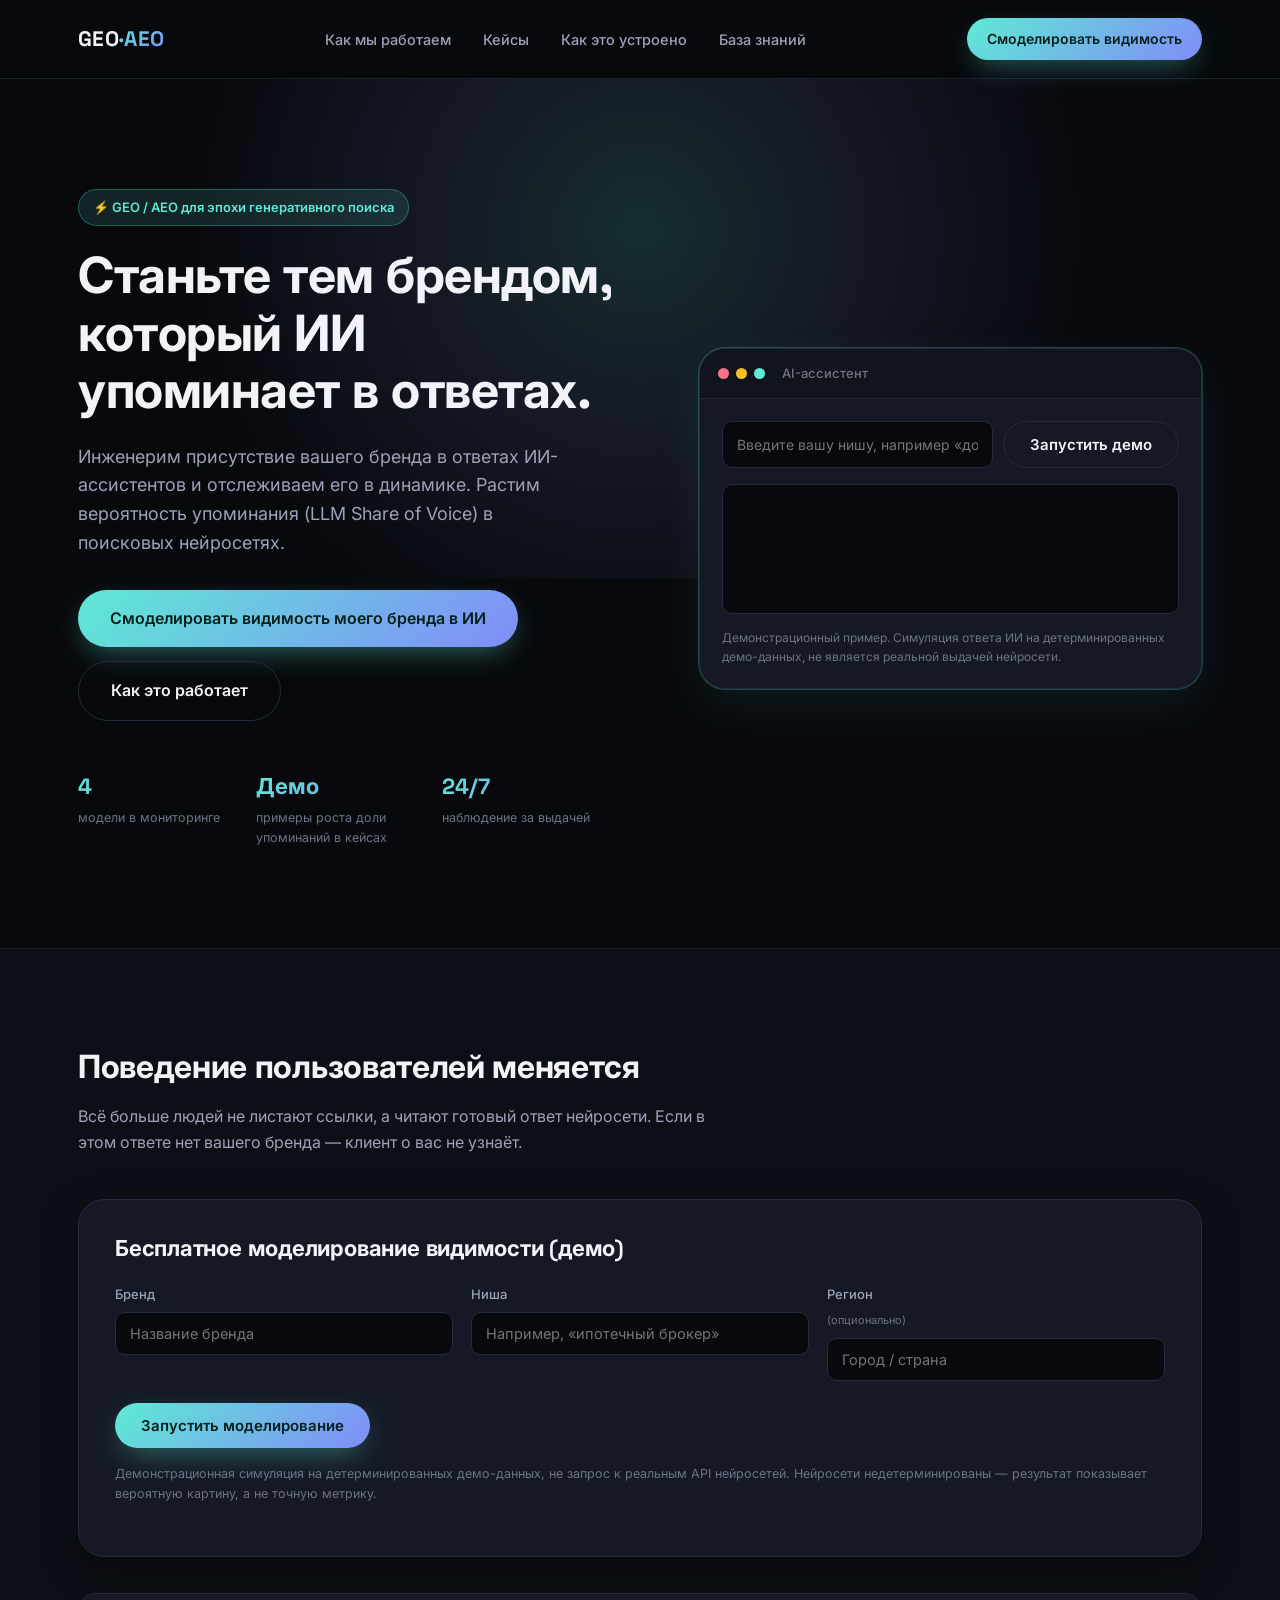
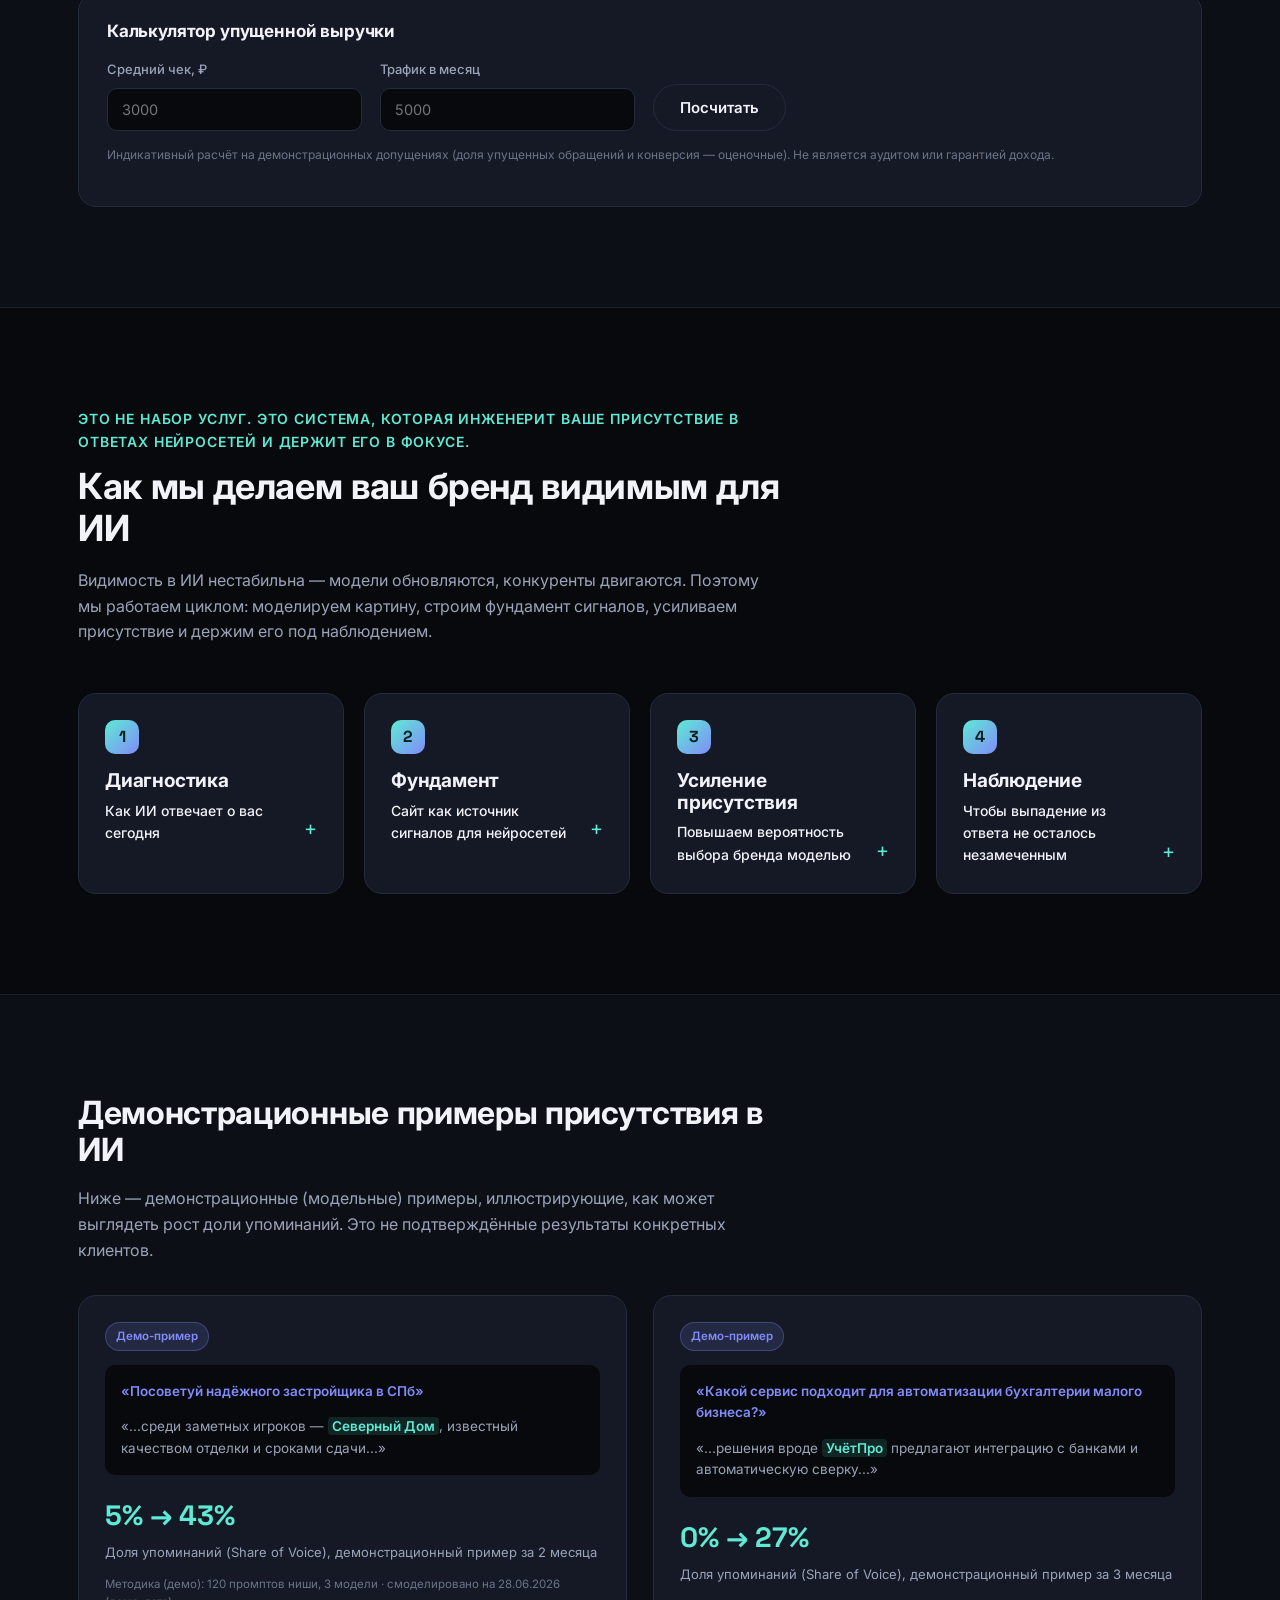
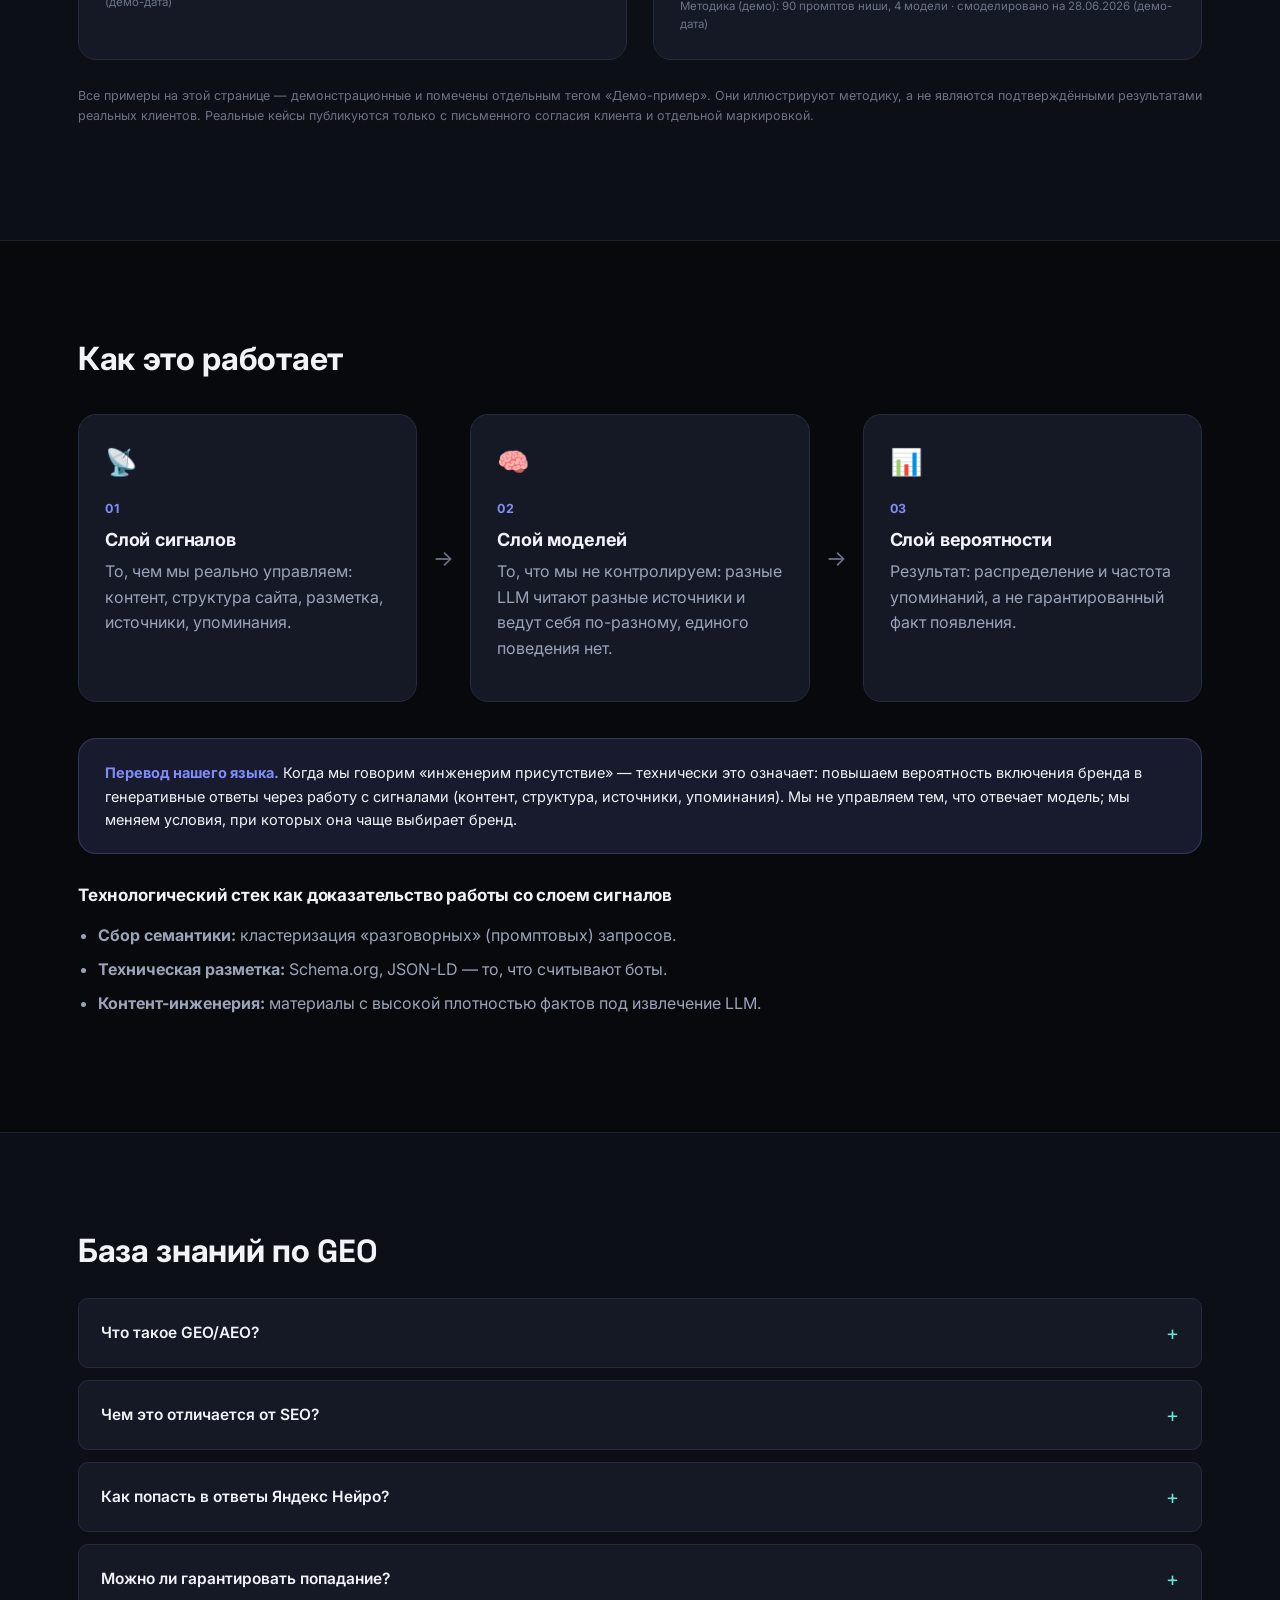
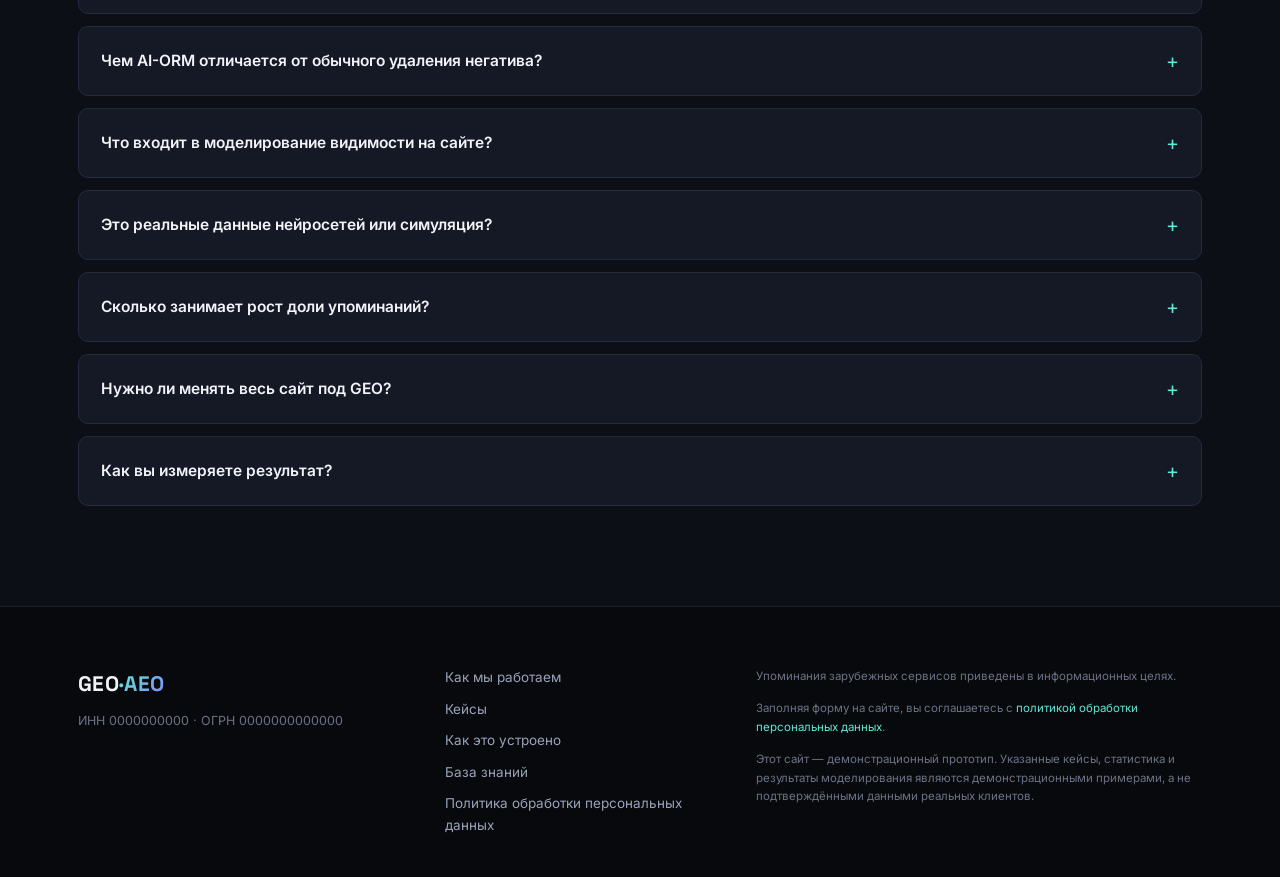
<file: index.html>
<!DOCTYPE html>
<html lang="ru">
<head>
<meta charset="UTF-8">
<meta name="viewport" content="width=device-width, initial-scale=1.0">
<title>GEO/AEO-агентство — инженерим присутствие бренда в ответах ИИ</title>
<meta name="description" content="Повышаем вероятность включения вашего бренда в ответы генеративных нейросетей. Моделирование видимости, GEO-рефакторинг сайта, усиление присутствия, мониторинг доли упоминаний.">
<link rel="canonical" href="https://example.com/">
<link rel="icon" href="assets/icons/favicon.svg" type="image/svg+xml">
<meta property="og:title" content="GEO/AEO-агентство — присутствие бренда в ответах ИИ">
<meta property="og:description" content="Моделируем и усиливаем вероятность упоминания вашего бренда в ответах ChatGPT, Яндекс Нейро, GigaChat и Gemini.">
<meta property="og:type" content="website">
<meta property="og:url" content="https://example.com/">
<meta property="og:image" content="/assets/img/og-cover.png">
<meta name="twitter:card" content="summary_large_image">
<meta name="twitter:title" content="GEO/AEO-агентство — присутствие бренда в ответах ИИ">
<meta name="twitter:description" content="Моделируем и усиливаем вероятность упоминания вашего бренда в ответах генеративных нейросетей.">
<link rel="preconnect" href="https://fonts.googleapis.com">
<link rel="preconnect" href="https://fonts.gstatic.com" crossorigin>
<link href="https://fonts.googleapis.com/css2?family=Inter:wght@400;500;600;700;800&family=Space+Grotesk:wght@500;600;700&display=swap" rel="stylesheet">
<link rel="stylesheet" href="assets/css/styles.css">
<script type="application/ld+json">
{
  "@context": "https://schema.org",
  "@type": "Organization",
  "name": "GEO·AEO агентство",
  "url": "https://example.com/",
  "description": "Агентство по GEO/AEO-оптимизации: повышение вероятности упоминания бренда в ответах генеративных нейросетей."
}
</script>
<script type="application/ld+json">
{
  "@context": "https://schema.org",
  "@type": "WebSite",
  "name": "GEO·AEO агентство",
  "url": "https://example.com/"
}
</script>
<script type="application/ld+json">
{
  "@context": "https://schema.org",
  "@type": "Service",
  "serviceType": "GEO/AEO оптимизация присутствия бренда в генеративных нейросетях",
  "provider": { "@type": "Organization", "name": "GEO·AEO агентство" },
  "description": "Диагностика видимости бренда в ИИ, GEO-рефакторинг сайта, усиление присутствия, мониторинг доли упоминаний (Share of Voice)."
}
</script>
<script type="application/ld+json">
{
  "@context": "https://schema.org",
  "@type": "FAQPage",
  "mainEntity": [
    { "@type": "Question", "name": "Что такое GEO/AEO?", "acceptedAnswer": { "@type": "Answer", "text": "GEO (Generative Engine Optimization) и AEO (Answer Engine Optimization) — работа с сигналами бренда так, чтобы генеративные нейросети чаще включали его в свои ответы." } },
    { "@type": "Question", "name": "Чем это отличается от SEO?", "acceptedAnswer": { "@type": "Answer", "text": "SEO оптимизирует позицию в списке ссылок поисковика. GEO/AEO работает с тем, что модель извлекает и пересказывает в готовом ответе, без списка ссылок и без гарантированной позиции." } },
    { "@type": "Question", "name": "Как попасть в ответы Яндекс Нейро?", "acceptedAnswer": { "@type": "Answer", "text": "Через работу со слоем сигналов: справочники, тематические площадки, товарные фиды, локальный контент, структурированная разметка сайта." } },
    { "@type": "Question", "name": "Можно ли гарантировать попадание в ответ?", "acceptedAnswer": { "@type": "Answer", "text": "Нет. Можно влиять на вероятность через сигналы — модели остаются вероятностными системами, которые мы не контролируем." } },
    { "@type": "Question", "name": "Чем AI-ORM отличается от обычного удаления негатива?", "acceptedAnswer": { "@type": "Answer", "text": "Это вероятностная работа с сигналами, а не клик «удалить»: мы вытесняем устаревший или неверный контекст корректными фактами, без гарантии мгновенного исчезновения упоминания." } },
    { "@type": "Question", "name": "Что входит в моделирование видимости на сайте?", "acceptedAnswer": { "@type": "Answer", "text": "Бесплатный демонстрационный расчёт по введённым бренду, нише и региону: индикативная картина по 4 моделям, демо-конкуренты и список запросов, где бренд вероятно отсутствует." } },
    { "@type": "Question", "name": "Это реальные данные нейросетей или симуляция?", "acceptedAnswer": { "@type": "Answer", "text": "На сайте показана симуляция на детерминированных демонстрационных данных. Для реальной диагностики нужен отдельный аудит с прямыми запросами к моделям." } },
    { "@type": "Question", "name": "Сколько занимает рост доли упоминаний?", "acceptedAnswer": { "@type": "Answer", "text": "Сроки индивидуальны и зависят от ниши, конкуренции и текущего состояния сайта. В кейсах на сайте указаны демонстрационные сроки 2-3 месяца, это не гарантия для любого проекта." } },
    { "@type": "Question", "name": "Нужно ли менять весь сайт под GEO?", "acceptedAnswer": { "@type": "Answer", "text": "Не всегда. Иногда достаточно GEO-рефакторинга отдельных страниц: семантической разметки, структуры контента и Schema.org/JSON-LD." } },
    { "@type": "Question", "name": "Как вы измеряете результат?", "acceptedAnswer": { "@type": "Answer", "text": "Через мониторинг доли упоминаний (Share of Voice) по неделям в разрезе нейросетей — это вероятностная метрика, а не гарантированная позиция." } }
  ]
}
</script>
</head>
<body>

<a href="#main-content" class="skip-link">Перейти к основному содержанию</a>

<!-- ===================== HEADER ===================== -->
<header class="site-header" id="top">
  <div class="container header-inner">
    <a href="#top" class="logo">GEO<span>·AEO</span></a>
    <nav class="nav">
      <a href="#cycle">Как мы работаем</a>
      <a href="#cases">Кейсы</a>
      <a href="#layers">Как это устроено</a>
      <a href="#faq">База знаний</a>
    </nav>
    <a href="#checker" class="btn btn-primary nav-cta">Смоделировать видимость</a>
    <button class="burger" id="burgerBtn" aria-expanded="false" aria-controls="mobileNav" aria-label="Открыть меню">
      <span></span><span></span><span></span>
    </button>
  </div>
  <nav class="mobile-nav" id="mobileNav">
    <a href="#cycle">Как мы работаем</a>
    <a href="#cases">Кейсы</a>
    <a href="#layers">Как это устроено</a>
    <a href="#faq">База знаний</a>
    <a href="#checker" class="btn btn-primary">Смоделировать видимость</a>
  </nav>
</header>

<main id="main-content">
<!-- ===================== ЭКРАН 1: HERO + СИМУЛЯТОР ===================== -->
<section class="hero" id="hero">
  <div class="hero-glow"></div>
  <div class="container hero-grid">
    <div class="hero-text">
      <span class="hero-badge">⚡ GEO / AEO для эпохи генеративного поиска</span>
      <h1>Станьте тем брендом, который ИИ упоминает в ответах.</h1>
      <p class="hero-sub">Инженерим присутствие вашего бренда в ответах ИИ-ассистентов и отслеживаем его в динамике. Растим вероятность упоминания (LLM Share of Voice) в поисковых нейросетях.</p>
      <div class="hero-actions">
        <a href="#checker" class="btn btn-primary btn-lg">Смоделировать видимость моего бренда в ИИ</a>
        <a href="#cycle" class="btn btn-ghost btn-lg">Как это работает</a>
      </div>
      <div class="hero-stats">
        <div class="hero-stat"><span class="hero-stat-num">4</span><span class="hero-stat-label">модели в мониторинге</span></div>
        <div class="hero-stat"><span class="hero-stat-num">Демо</span><span class="hero-stat-label">примеры роста доли упоминаний в кейсах</span></div>
        <div class="hero-stat"><span class="hero-stat-num">24/7</span><span class="hero-stat-label">наблюдение за выдачей</span></div>
      </div>
    </div>

    <div class="hero-sim">
      <div class="sim-window">
        <div class="sim-window-bar">
          <span class="sim-dot"></span><span class="sim-dot"></span><span class="sim-dot"></span>
          <span class="sim-title">AI-ассистент</span>
        </div>
        <div class="sim-body">
          <div class="sim-controls">
            <label for="simNicheInput" class="visually-hidden">Ваша ниша</label>
            <input type="text" id="simNicheInput" placeholder="Введите вашу нишу, например «доставка цветов»">
            <button id="simRunBtn" class="btn btn-secondary">Запустить демо</button>
          </div>
          <div class="sim-chat" id="simChat" aria-live="polite"></div>
          <p class="sim-disclaimer">Демонстрационный пример. Симуляция ответа ИИ на детерминированных демо-данных, не является реальной выдачей нейросети.</p>
        </div>
      </div>
    </div>
  </div>
</section>

<!-- ===================== ЭКРАН 2: БОЛЬ + ЧЕКЕР ===================== -->
<section class="pain-checker" id="checker">
  <div class="container">
    <div class="pain">
      <h2>Поведение пользователей меняется</h2>
      <p>Всё больше людей не листают ссылки, а читают готовый ответ нейросети. Если в этом ответе нет вашего бренда — клиент о вас не узнаёт.</p>
    </div>

    <div class="checker-card">
      <h3>Бесплатное моделирование видимости (демо)</h3>
      <form id="checkerForm" class="checker-form">
        <div class="checker-fields">
          <label>
            Бренд
            <input type="text" id="checkerBrand" placeholder="Название бренда" required>
          </label>
          <label>
            Ниша
            <input type="text" id="checkerNiche" placeholder="Например, «ипотечный брокер»" required>
          </label>
          <label>
            Регион <span class="opt">(опционально)</span>
            <input type="text" id="checkerRegion" placeholder="Город / страна">
          </label>
        </div>
        <button type="submit" class="btn btn-primary">Запустить моделирование</button>
      </form>

      <p class="checker-disclaimer">Демонстрационная симуляция на детерминированных демо-данных, не запрос к реальным API нейросетей. Нейросети недетерминированы — результат показывает вероятную картину, а не точную метрику.</p>
      <p id="checkerError" class="checker-disclaimer hidden" role="alert" style="color: var(--danger);"></p>

      <div id="checkerResult" class="checker-result hidden"></div>

      <div id="leadBlock" class="lead-block hidden">
        <h4>Хотите полную диагностику с реальными запросами вашей ниши?</h4>
        <form id="leadForm">
          <div class="lead-fields">
            <label>Имя
              <input type="text" id="leadName" required>
            </label>
            <label>Email
              <input type="email" id="leadEmail" required>
            </label>
            <label>Сайт <span class="opt">(опционально)</span>
              <input type="text" id="leadSite">
            </label>
          </div>
          <label class="lead-consent">
            <input type="checkbox" id="leadConsent" required>
            <span>Согласен с <a href="privacy.html">политикой обработки персональных данных</a> и обработкой указанных данных для связи по заявке.</span>
          </label>
          <button type="submit" class="btn btn-primary">Получить диагностику</button>
        </form>
        <p id="leadSuccess" class="lead-success hidden"></p>
      </div>
    </div>

    <div class="loss-calc">
      <h4>Калькулятор упущенной выручки</h4>
      <div class="loss-fields">
        <label>
          Средний чек, ₽
          <input type="number" id="lossCheck" placeholder="3000" min="0">
        </label>
        <label>
          Трафик в месяц
          <input type="number" id="lossTraffic" placeholder="5000" min="0">
        </label>
        <button id="lossCalcBtn" class="btn btn-secondary">Посчитать</button>
      </div>
      <p id="lossResult" class="loss-result hidden"></p>
      <p class="loss-disclaimer">Индикативный расчёт на демонстрационных допущениях (доля упущенных обращений и конверсия — оценочные). Не является аудитом или гарантией дохода.</p>
    </div>
  </div>
</section>

<!-- ===================== ЭКРАН 3: ЦИКЛ ===================== -->
<section class="cycle" id="cycle">
  <div class="container">
    <p class="eyebrow">Это не набор услуг. Это система, которая инженерит ваше присутствие в ответах нейросетей и держит его в фокусе.</p>
    <h2>Как мы делаем ваш бренд видимым для ИИ</h2>
    <p class="cycle-sub">Видимость в ИИ нестабильна — модели обновляются, конкуренты двигаются. Поэтому мы работаем циклом: моделируем картину, строим фундамент сигналов, усиливаем присутствие и держим его под наблюдением.</p>

    <div class="cycle-ring" id="cycleRing">
      <details class="cycle-stage" data-stage="1">
        <summary>
          <div class="stage-summary-row">
            <div>
              <span class="stage-num">1</span>
              <h3>Диагностика</h3>
              <p class="stage-tagline">Как ИИ отвечает о вас сегодня</p>
            </div>
            <span class="stage-toggle-icon" aria-hidden="true"></span>
          </div>
        </summary>
        <div class="stage-detail">
          <p>Моделируем ответы ключевых нейросетей по реальным запросам ниши. Показываем честную картину: входит ли бренд в типичные ответы, что появляется вместо него, кто из конкурентов уже занял место.</p>
          <p><strong>Результат:</strong> карта видимости и список запросов, где бренд отсутствует.</p>
          <a href="#checker" class="stage-anchor">Базовое моделирование можно пройти прямо сейчас — бесплатно →</a>
        </div>
      </details>

      <details class="cycle-stage" data-stage="2">
        <summary>
          <div class="stage-summary-row">
            <div>
              <span class="stage-num">2</span>
              <h3>Фундамент</h3>
              <p class="stage-tagline">Сайт как источник сигналов для нейросетей</p>
            </div>
            <span class="stage-toggle-icon" aria-hidden="true"></span>
          </div>
        </summary>
        <div class="stage-detail">
          <p>Если сайт нечитаем для ботов (JS прячет текст, нет разметки, контент размазан) — он не работает как источник. Пересобираем его под машинное извлечение: чистый семантический HTML, разметка Schema.org / JSON-LD, структура под «разговорные» запросы, высокая плотность фактов, мгновенная отдача контента ботам.</p>
          <p><strong>Результат:</strong> сайт-источник, который нейросети считывают быстро и используют как достоверный сигнал.</p>
          <p class="stage-note">GEO-рефакторинг (существующий сайт) или GEO-Ready сайт (с нуля).</p>
        </div>
      </details>

      <details class="cycle-stage" data-stage="3">
        <summary>
          <div class="stage-summary-row">
            <div>
              <span class="stage-num">3</span>
              <h3>Усиление присутствия</h3>
              <p class="stage-tagline">Повышаем вероятность выбора бренда моделью</p>
            </div>
            <span class="stage-toggle-icon" aria-hidden="true"></span>
          </div>
        </summary>
        <div class="stage-detail">
          <ul>
            <li><strong>GEO для РФ</strong> — Яндекс Нейро, GigaChat: справочники, VC.ru, Habr, товарные фиды, локальный контент.</li>
            <li><strong>Global GEO</strong> — ChatGPT, Claude, Gemini: вывод IT-продуктов, SaaS, экспортёров (Reddit, Medium, Quora).</li>
            <li><strong>AI-ORM</strong> — работа с репутацией в ИИ: вытеснение галлюцинаций и устаревшего негатива корректными фактами.</li>
          </ul>
          <p><strong>Результат:</strong> рост доли упоминаний (Share of Voice) в ответах нейросетей.</p>
        </div>
      </details>

      <details class="cycle-stage" data-stage="4">
        <summary>
          <div class="stage-summary-row">
            <div>
              <span class="stage-num">4</span>
              <h3>Наблюдение</h3>
              <p class="stage-tagline">Чтобы выпадение из ответа не осталось незамеченным</p>
            </div>
            <span class="stage-toggle-icon" aria-hidden="true"></span>
          </div>
        </summary>
        <div class="stage-detail">
          <p>Видимость в ИИ — не разовый результат. Подключаем мониторинг: дашборд с динамикой доли упоминаний по неделям в разрезе нейросетей, сигналы «бренд выпал из ответа по запросу X», движение конкурентов.</p>
          <p class="stage-trigger">Конкуренты не стоят на месте: когда они усиливают свои сигналы, нейросеть может перестать включать вас в ответ. Мониторинг отмечает такие сдвиги.</p>
          <p class="stage-note">AI-Visibility Monitoring — подписка (retainer).</p>
          <button type="button" class="btn btn-secondary stage-dashboard-btn" id="dashboardDemoBtn">Показать демо дашборда</button>
        </div>
      </details>
    </div>

    <div id="dashboardPreview" class="dashboard-preview hidden">
      <h4>AI-Visibility Monitoring — демо</h4>
      <div class="dashboard-chart" id="dashboardChart"></div>
      <p class="dashboard-caption">Динамика доли упоминаний бренда по неделям (демонстрационные данные).</p>
    </div>
  </div>
</section>

<!-- ===================== ЭКРАН 4: КЕЙСЫ ===================== -->
<section class="cases" id="cases">
  <div class="container">
    <h2>Демонстрационные примеры присутствия в ИИ</h2>
    <p class="cases-intro">Ниже — демонстрационные (модельные) примеры, иллюстрирующие, как может выглядеть рост доли упоминаний. Это не подтверждённые результаты конкретных клиентов.</p>
    <div class="cases-grid">
      <article class="case-card">
        <span class="case-demo-tag">Демо-пример</span>
        <div class="case-chat">
          <p class="case-query">«Посоветуй надёжного застройщика в СПб»</p>
          <p class="case-answer">«...среди заметных игроков — <mark>Северный Дом</mark>, известный качеством отделки и сроками сдачи...»</p>
        </div>
        <div class="case-stat">
          <span class="case-number">5% → 43%</span>
          <span class="case-label">Доля упоминаний (Share of Voice), демонстрационный пример за 2 месяца</span>
        </div>
        <p class="case-method">Методика (демо): 120 промптов ниши, 3 модели · смоделировано на 28.06.2026 (демо-дата)</p>
      </article>

      <article class="case-card">
        <span class="case-demo-tag">Демо-пример</span>
        <div class="case-chat">
          <p class="case-query">«Какой сервис подходит для автоматизации бухгалтерии малого бизнеса?»</p>
          <p class="case-answer">«...решения вроде <mark>УчётПро</mark> предлагают интеграцию с банками и автоматическую сверку...»</p>
        </div>
        <div class="case-stat">
          <span class="case-number">0% → 27%</span>
          <span class="case-label">Доля упоминаний (Share of Voice), демонстрационный пример за 3 месяца</span>
        </div>
        <p class="case-method">Методика (демо): 90 промптов ниши, 4 модели · смоделировано на 28.06.2026 (демо-дата)</p>
      </article>
    </div>
    <p class="cases-note">Все примеры на этой странице — демонстрационные и помечены отдельным тегом «Демо-пример». Они иллюстрируют методику, а не являются подтверждёнными результатами реальных клиентов. Реальные кейсы публикуются только с письменного согласия клиента и отдельной маркировкой.</p>
  </div>
</section>

<!-- ===================== ЭКРАН 5: ТРЁХСЛОЙНАЯ МОДЕЛЬ ===================== -->
<section class="layers" id="layers">
  <div class="container">
    <h2>Как это работает</h2>
    <div class="layers-grid">
      <div class="layer-card">
        <span class="layer-icon">📡</span>
        <span class="layer-num">01</span>
        <h3>Слой сигналов</h3>
        <p>То, чем мы реально управляем: контент, структура сайта, разметка, источники, упоминания.</p>
      </div>
      <div class="layer-arrow">→</div>
      <div class="layer-card">
        <span class="layer-icon">🧠</span>
        <span class="layer-num">02</span>
        <h3>Слой моделей</h3>
        <p>То, что мы не контролируем: разные LLM читают разные источники и ведут себя по-разному, единого поведения нет.</p>
      </div>
      <div class="layer-arrow">→</div>
      <div class="layer-card">
        <span class="layer-icon">📊</span>
        <span class="layer-num">03</span>
        <h3>Слой вероятности</h3>
        <p>Результат: распределение и частота упоминаний, а не гарантированный факт появления.</p>
      </div>
    </div>

    <div class="translation-block">
      <p><strong>Перевод нашего языка.</strong> Когда мы говорим «инженерим присутствие» — технически это означает: повышаем вероятность включения бренда в генеративные ответы через работу с сигналами (контент, структура, источники, упоминания). Мы не управляем тем, что отвечает модель; мы меняем условия, при которых она чаще выбирает бренд.</p>
    </div>

    <div class="stack-proof">
      <h4>Технологический стек как доказательство работы со слоем сигналов</h4>
      <ul>
        <li><strong>Сбор семантики:</strong> кластеризация «разговорных» (промптовых) запросов.</li>
        <li><strong>Техническая разметка:</strong> Schema.org, JSON-LD — то, что считывают боты.</li>
        <li><strong>Контент-инженерия:</strong> материалы с высокой плотностью фактов под извлечение LLM.</li>
      </ul>
    </div>
  </div>
</section>

<!-- ===================== ЭКРАН 6: БАЗА ЗНАНИЙ / FAQ ===================== -->
<section class="faq" id="faq">
  <div class="container">
    <h2>База знаний по GEO</h2>
    <div class="faq-list" id="faqList">
      <details class="faq-item">
        <summary>Что такое GEO/AEO?</summary>
        <p>GEO (Generative Engine Optimization) и AEO (Answer Engine Optimization) — это работа с сигналами бренда так, чтобы генеративные нейросети чаще включали его в свои ответы.</p>
      </details>
      <details class="faq-item">
        <summary>Чем это отличается от SEO?</summary>
        <p>SEO оптимизирует позицию в списке ссылок поисковика. GEO/AEO работает с тем, что модель извлекает и пересказывает в готовом ответе — без списка ссылок и без гарантированной «позиции».</p>
      </details>
      <details class="faq-item">
        <summary>Как попасть в ответы Яндекс Нейро?</summary>
        <p>Через работу со слоем сигналов: справочники, тематические площадки (VC.ru, Habr), товарные фиды, локальный контент, структурированная разметка сайта.</p>
      </details>
      <details class="faq-item">
        <summary>Можно ли гарантировать попадание?</summary>
        <p>Нет. Можно влиять на вероятность через сигналы — модели остаются вероятностными системами, которые мы не контролируем (см. трёхслойную модель выше).</p>
      </details>
      <details class="faq-item">
        <summary>Чем AI-ORM отличается от обычного удаления негатива?</summary>
        <p>Убрать фактическую ошибку из ответа модели — это вероятностная работа с сигналами, а не клик «удалить». Мы вытесняем устаревший или неверный контекст корректными фактами, но не гарантируем мгновенное исчезновение упоминания.</p>
      </details>
      <details class="faq-item">
        <summary>Что входит в моделирование видимости на сайте?</summary>
        <p>Бесплатный демонстрационный расчёт по введённым бренду, нише и региону: индикативная картина по 4 моделям, демо-конкуренты и список запросов, где бренд вероятно отсутствует.</p>
      </details>
      <details class="faq-item">
        <summary>Это реальные данные нейросетей или симуляция?</summary>
        <p>На сайте показана симуляция на детерминированных демонстрационных данных. Для реальной диагностики нужен отдельный аудит с прямыми запросами к моделям.</p>
      </details>
      <details class="faq-item">
        <summary>Сколько занимает рост доли упоминаний?</summary>
        <p>Сроки индивидуальны и зависят от ниши, конкуренции и текущего состояния сайта. В кейсах на сайте указаны демонстрационные сроки 2–3 месяца — это не гарантия для любого проекта.</p>
      </details>
      <details class="faq-item">
        <summary>Нужно ли менять весь сайт под GEO?</summary>
        <p>Не всегда. Иногда достаточно GEO-рефакторинга отдельных страниц: семантической разметки, структуры контента и Schema.org/JSON-LD.</p>
      </details>
      <details class="faq-item">
        <summary>Как вы измеряете результат?</summary>
        <p>Через мониторинг доли упоминаний (Share of Voice) по неделям в разрезе нейросетей — это вероятностная метрика, а не гарантированная позиция.</p>
      </details>
    </div>
  </div>
</section>
</main>

<!-- ===================== ЭКРАН 7: ПОДВАЛ ===================== -->
<footer class="site-footer" id="footer">
  <div class="container footer-grid">
    <div>
      <a href="#top" class="logo">GEO<span>·AEO</span></a>
      <p class="footer-legal">ИНН 0000000000 · ОГРН 0000000000000</p>
    </div>
    <div class="footer-links">
      <a href="#cycle">Как мы работаем</a>
      <a href="#cases">Кейсы</a>
      <a href="#layers">Как это устроено</a>
      <a href="#faq">База знаний</a>
      <a href="privacy.html">Политика обработки персональных данных</a>
    </div>
    <div class="footer-disclaimers">
      <p>Упоминания зарубежных сервисов приведены в информационных целях.</p>
      <p>Заполняя форму на сайте, вы соглашаетесь с <a href="privacy.html">политикой обработки персональных данных</a>.</p>
      <p>Этот сайт — демонстрационный прототип. Указанные кейсы, статистика и результаты моделирования являются демонстрационными примерами, а не подтверждёнными данными реальных клиентов.</p>
    </div>
  </div>
</footer>

<script src="assets/js/main.js"></script>
</body>
</html>
</file>
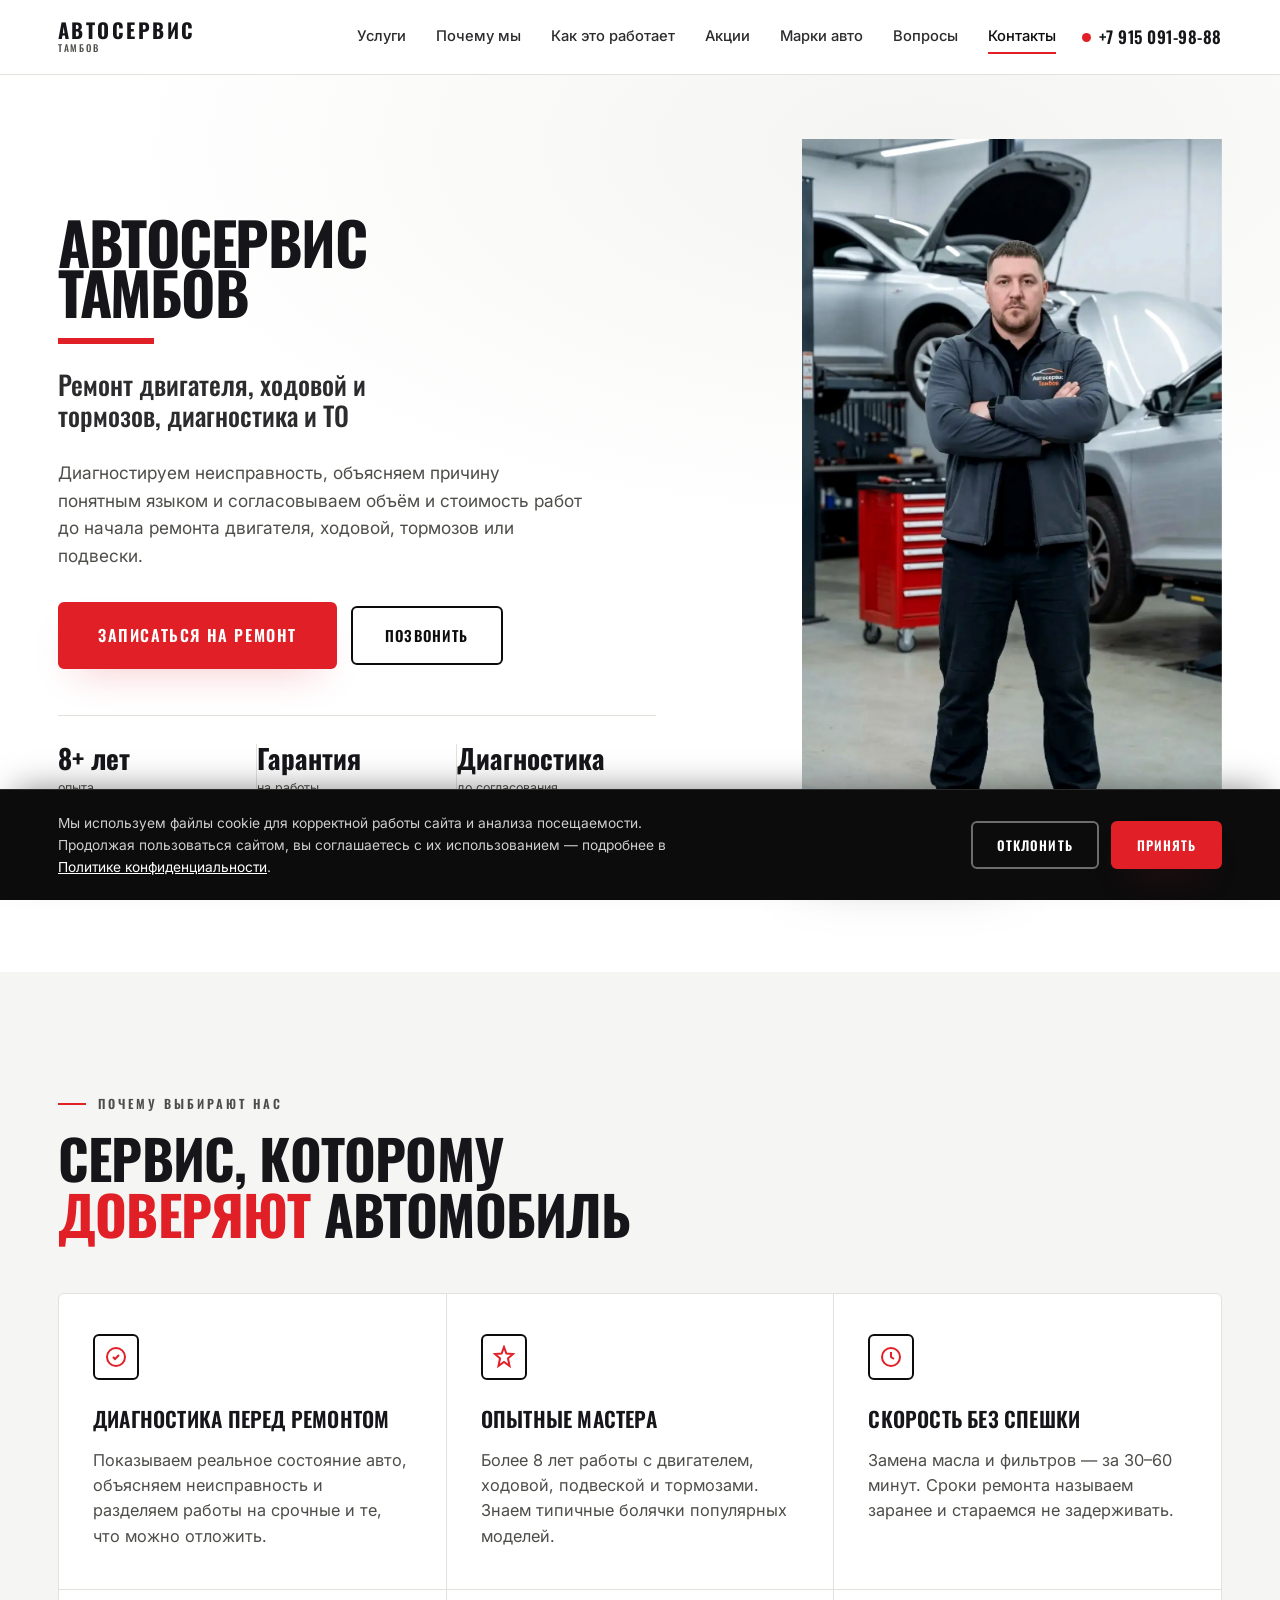
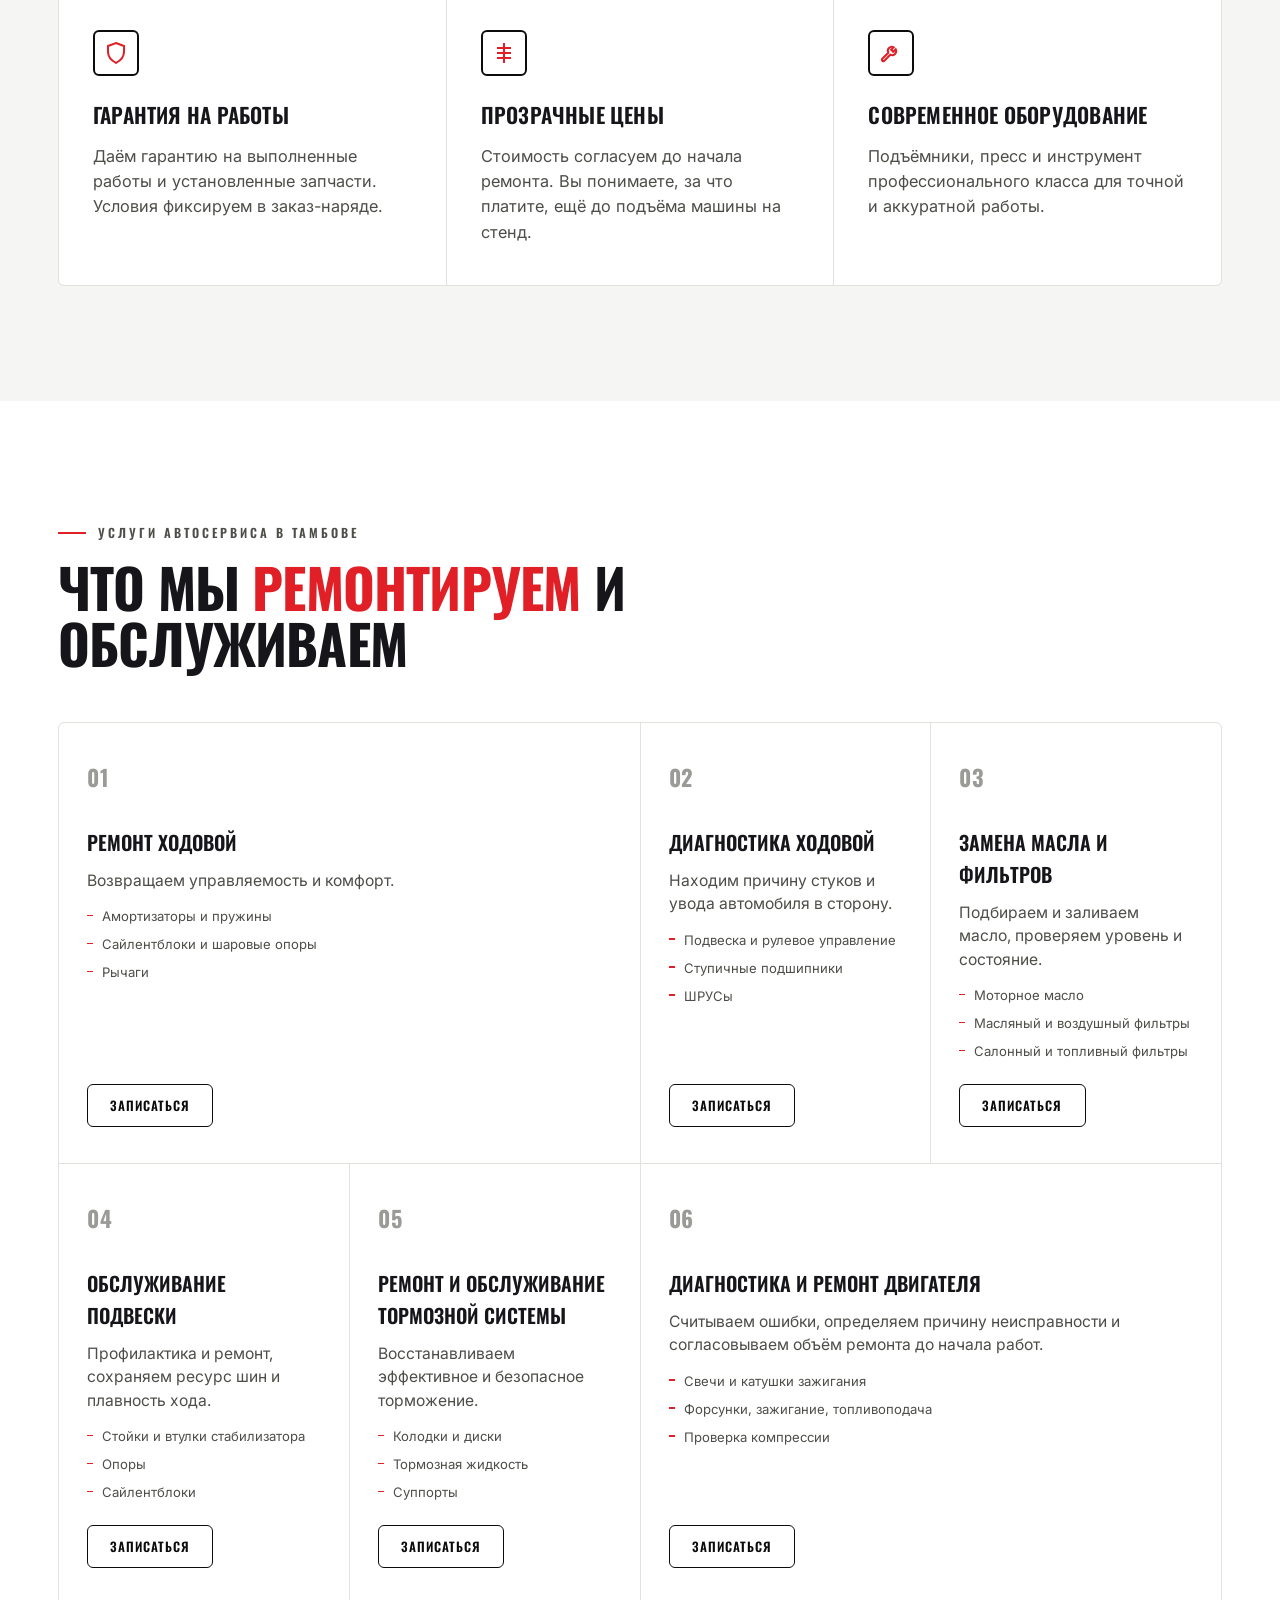
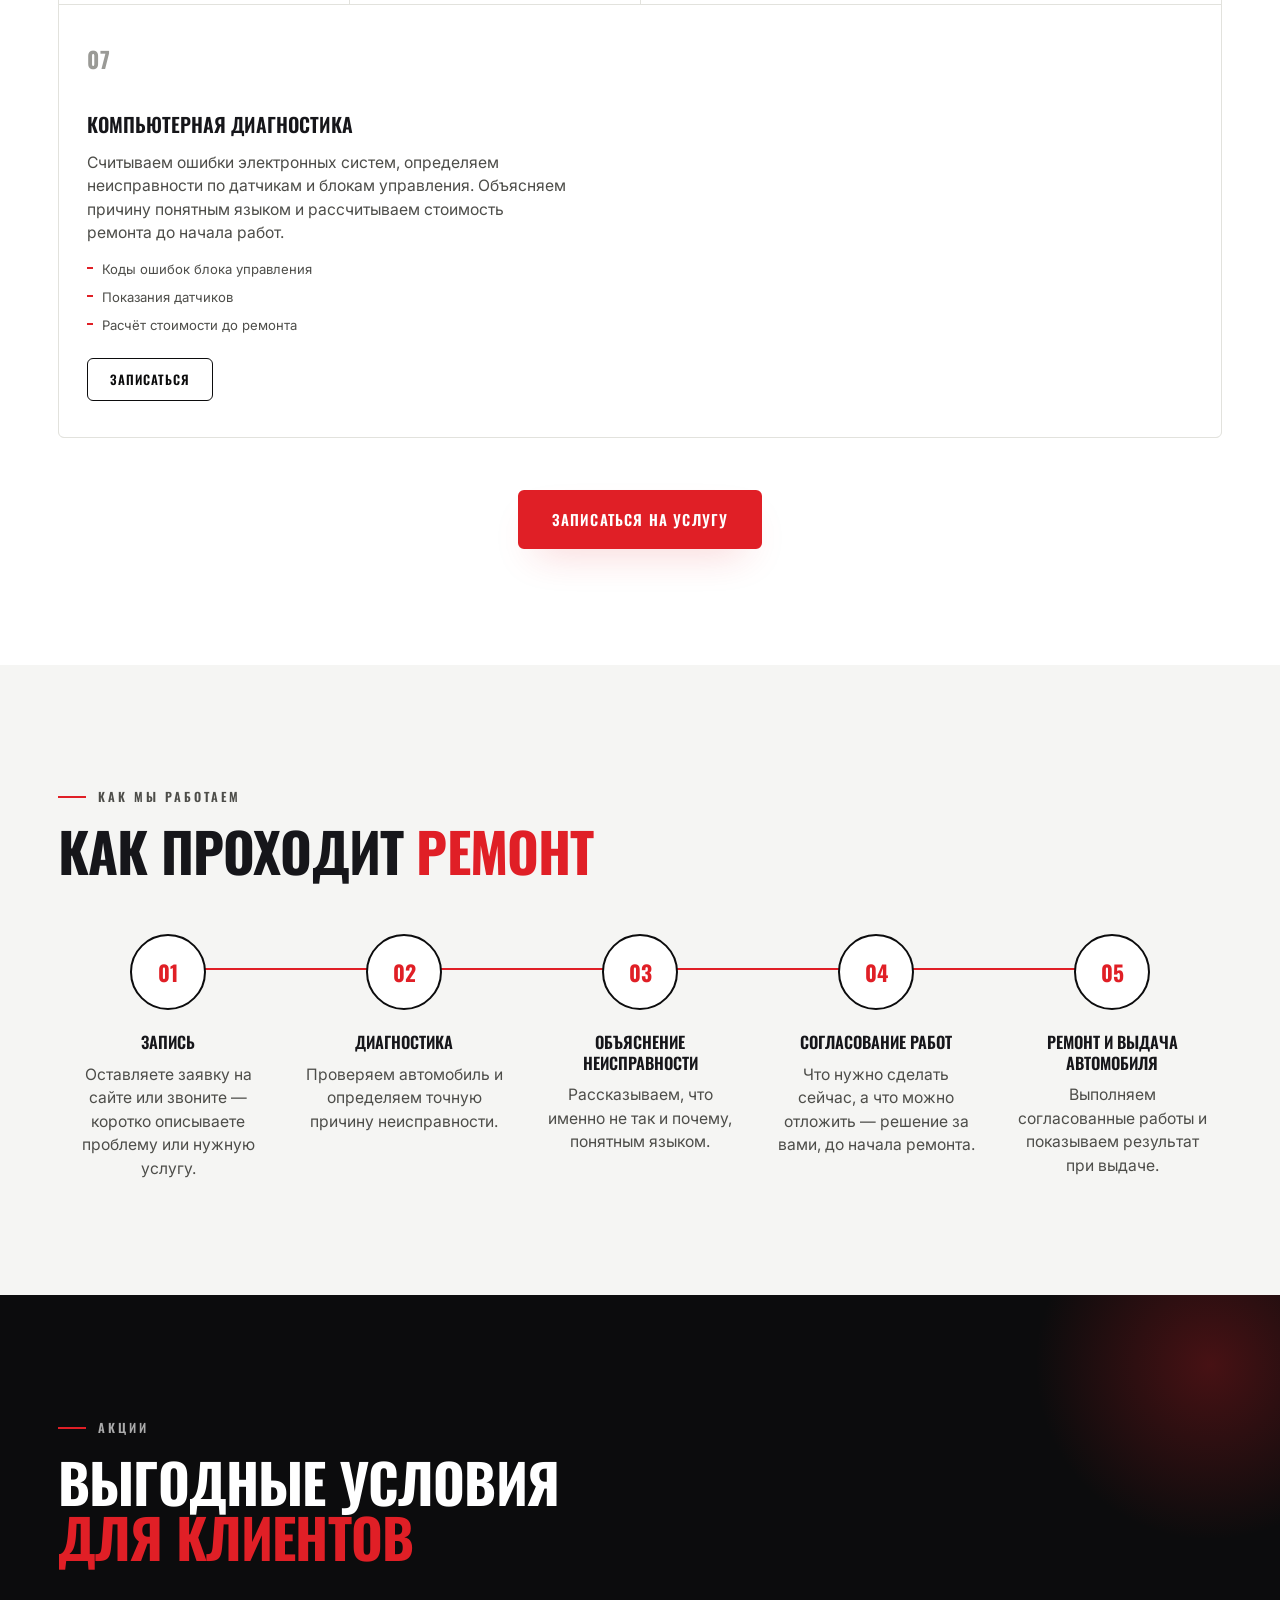
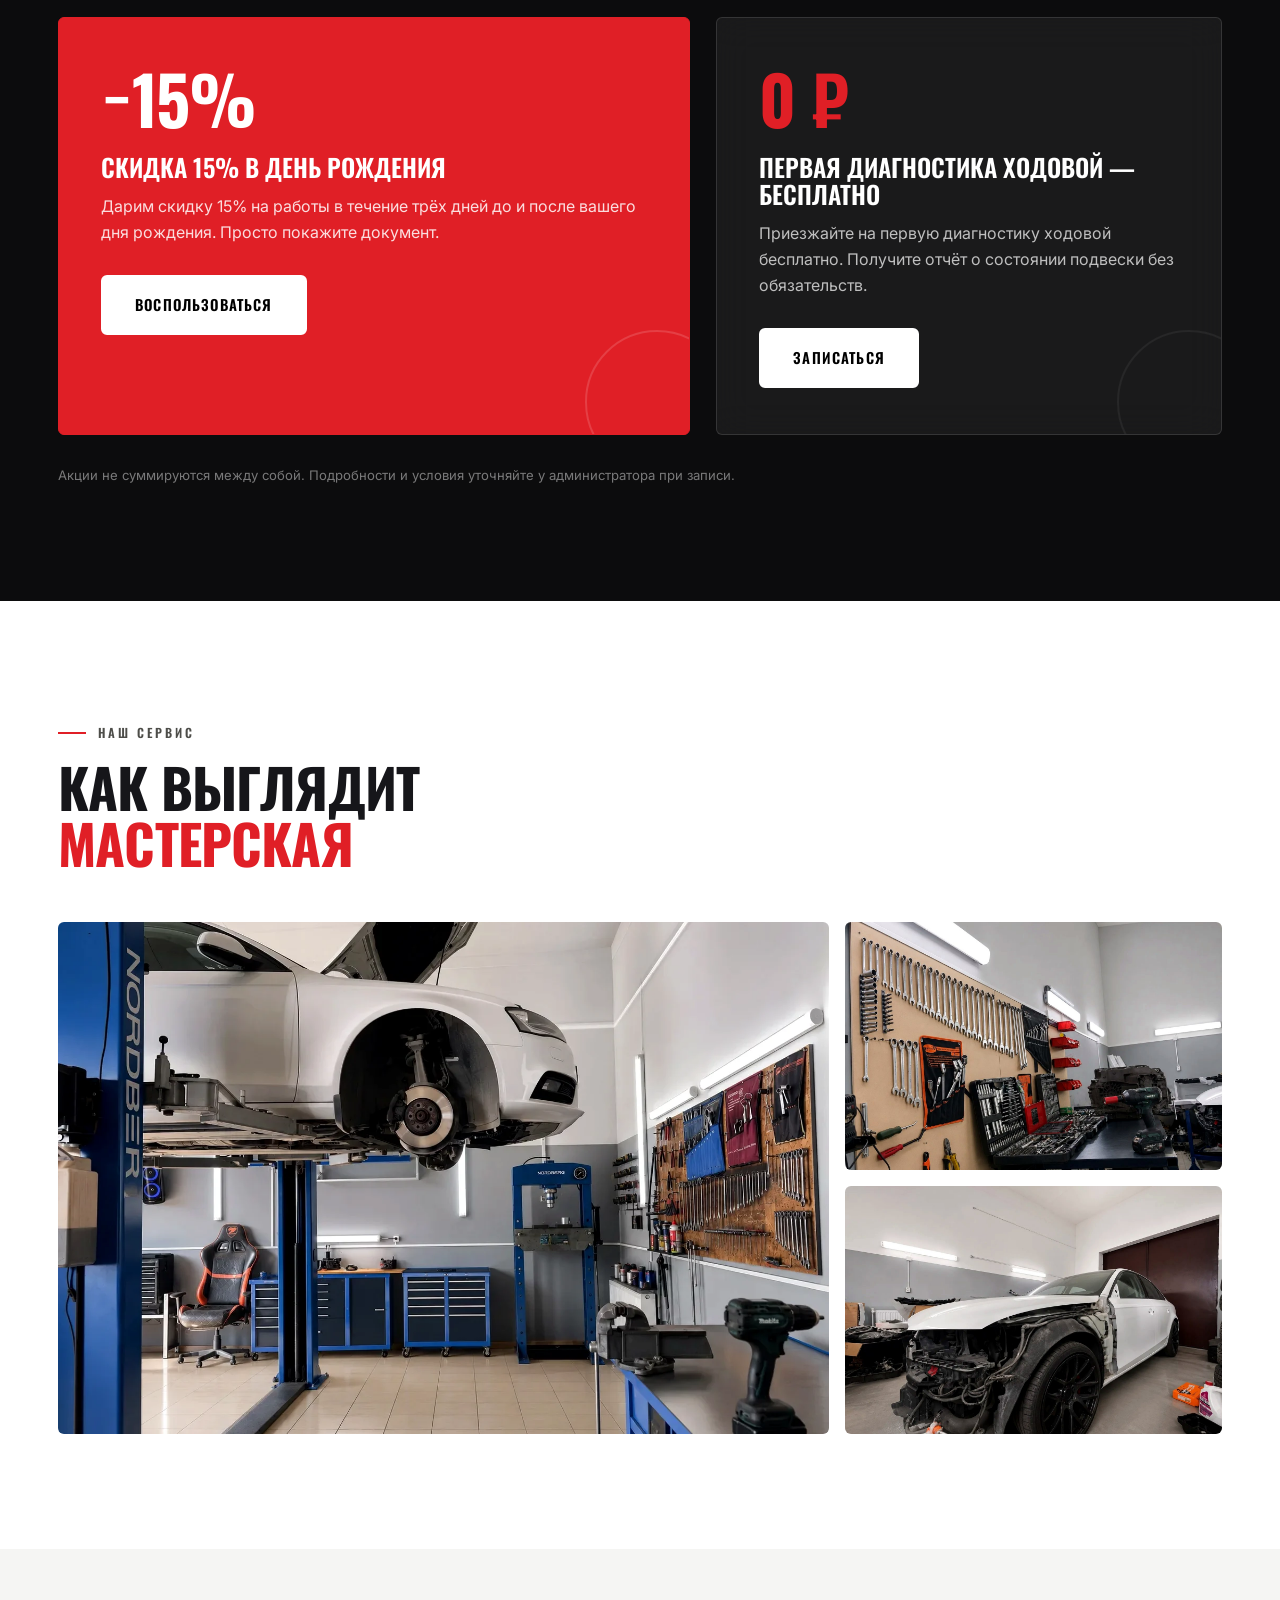
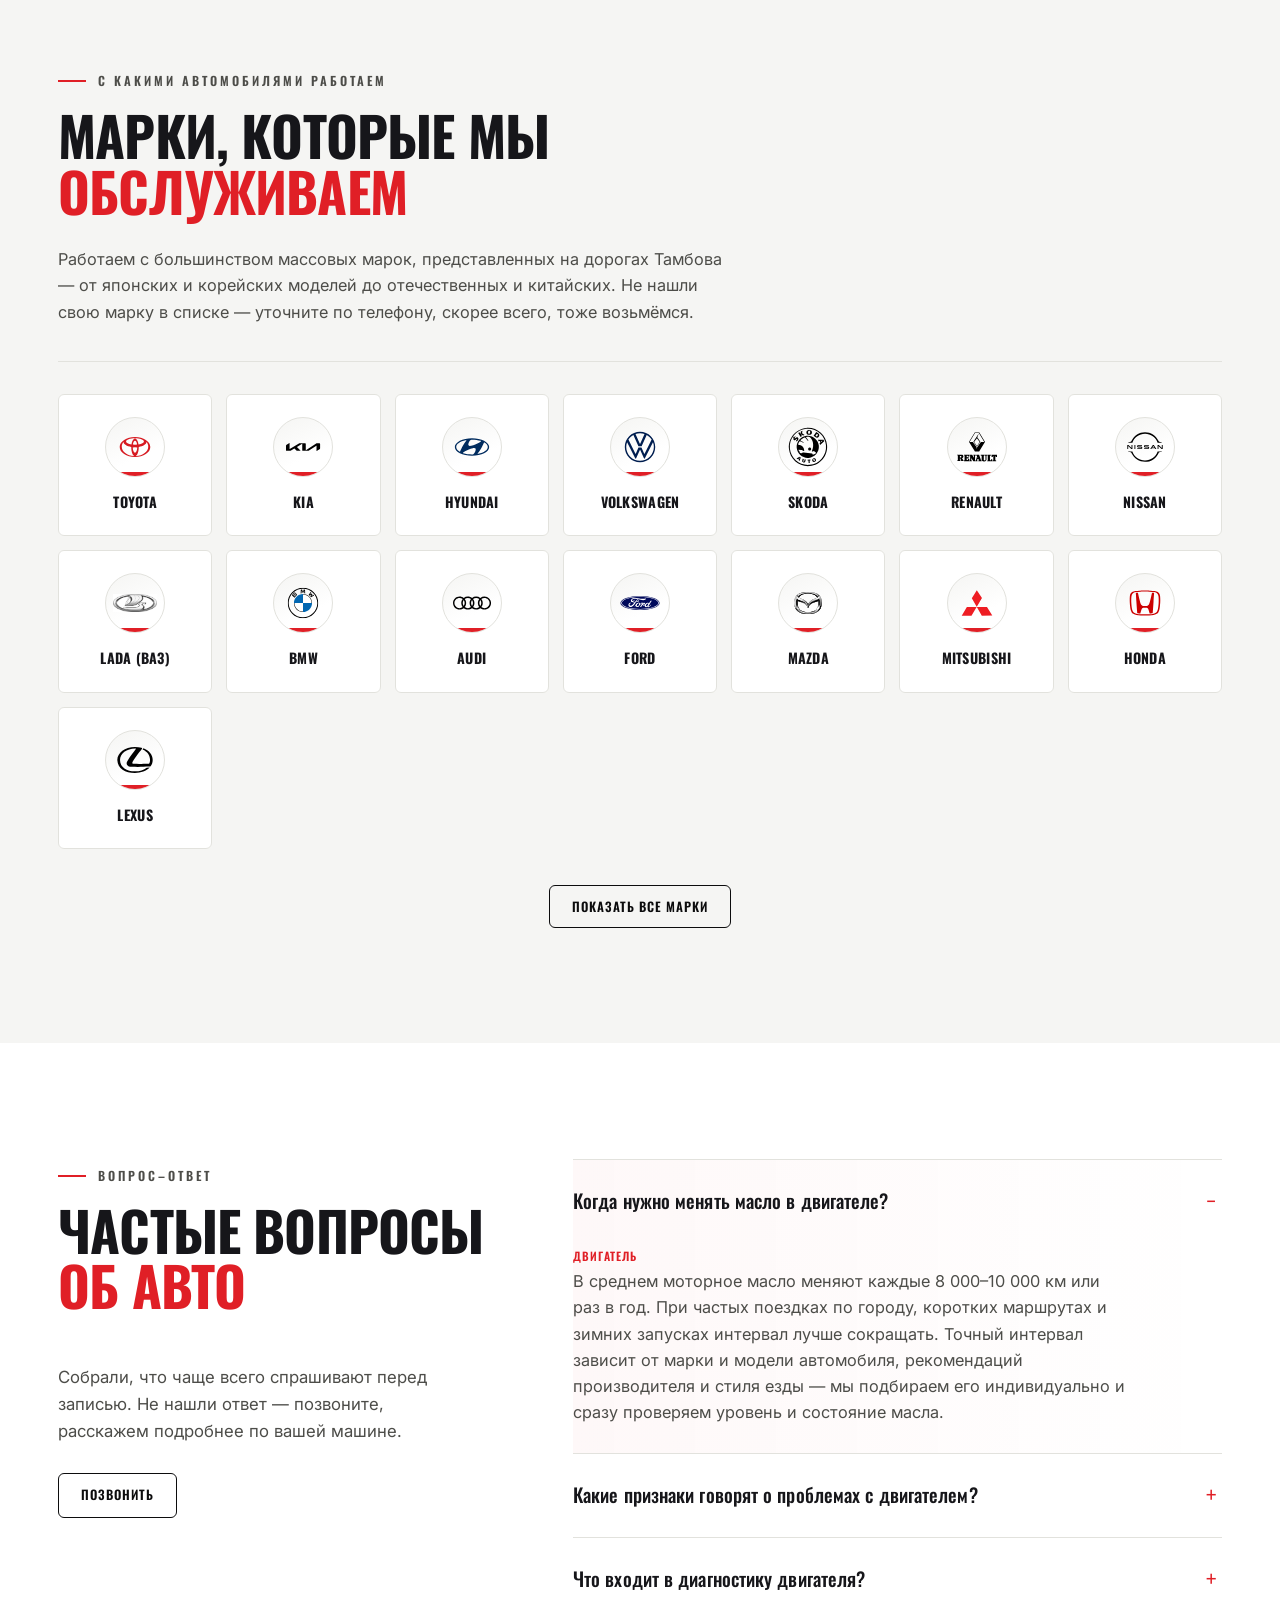
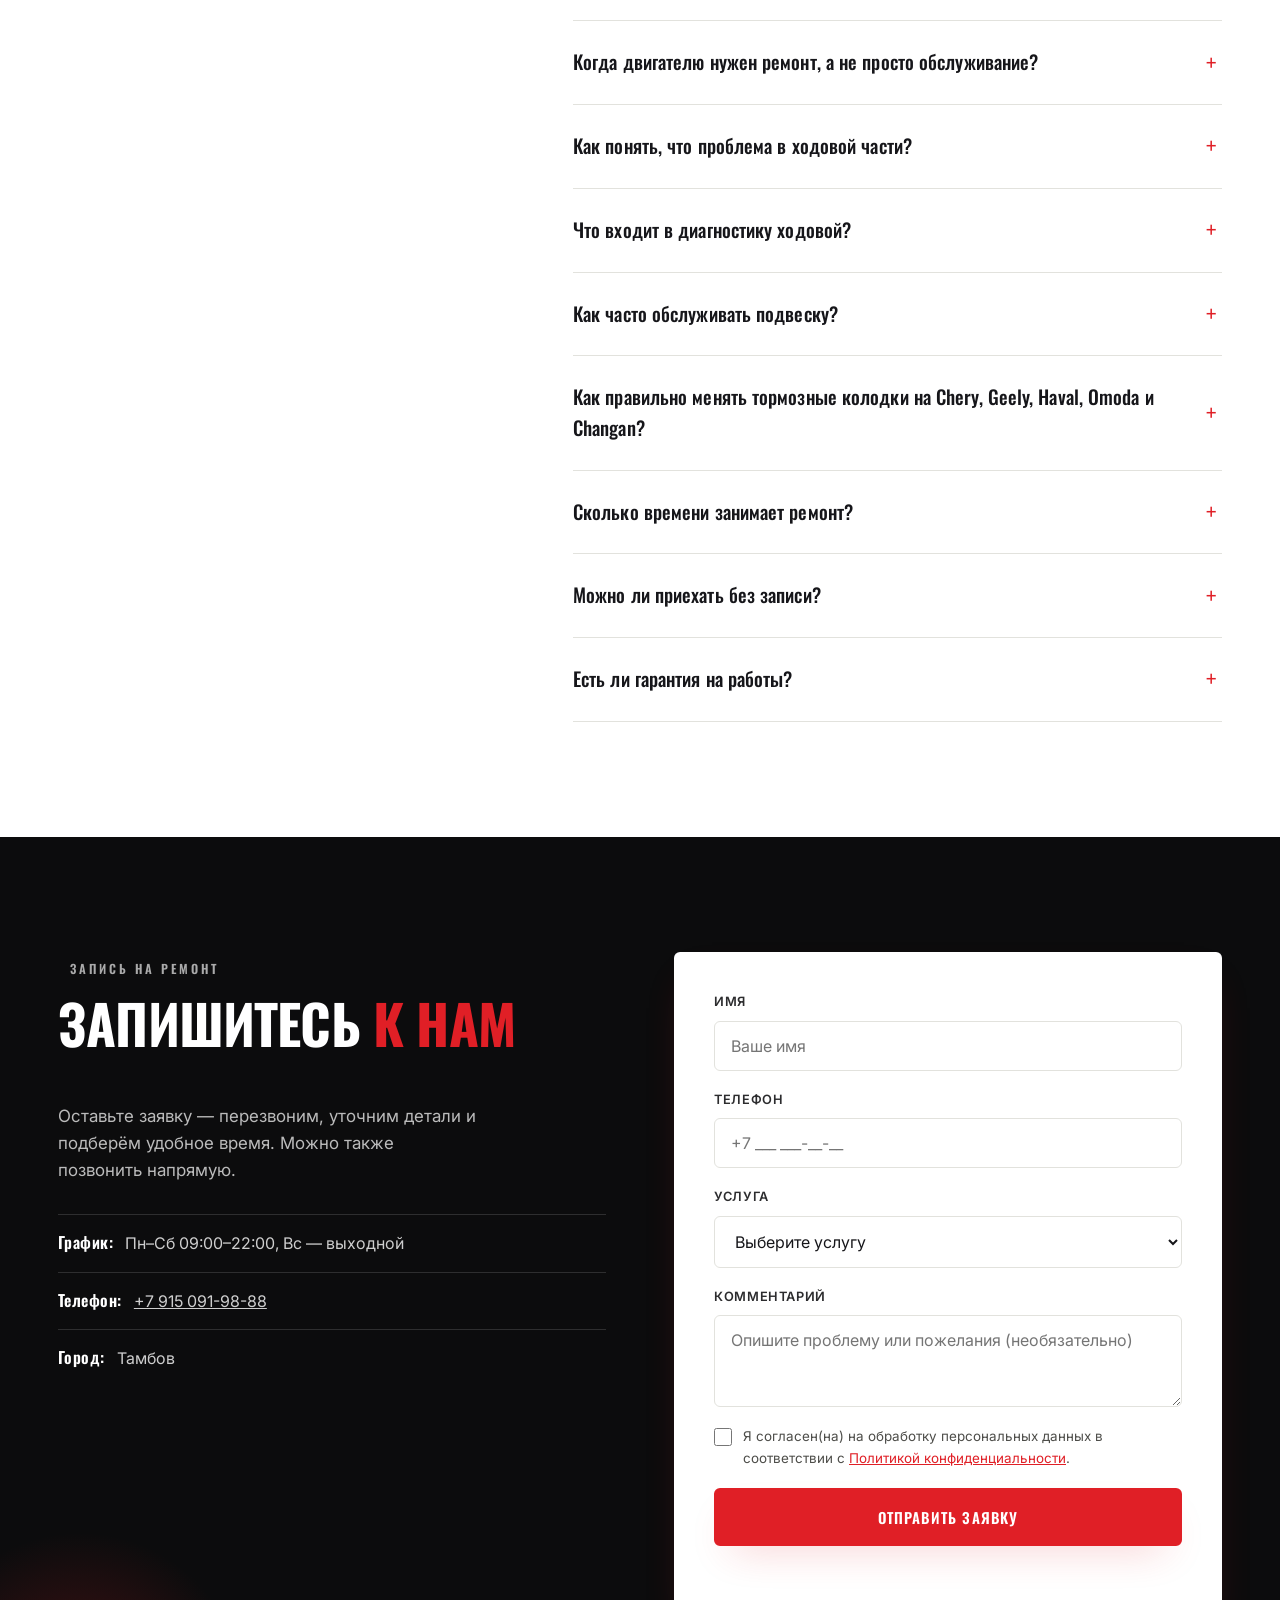
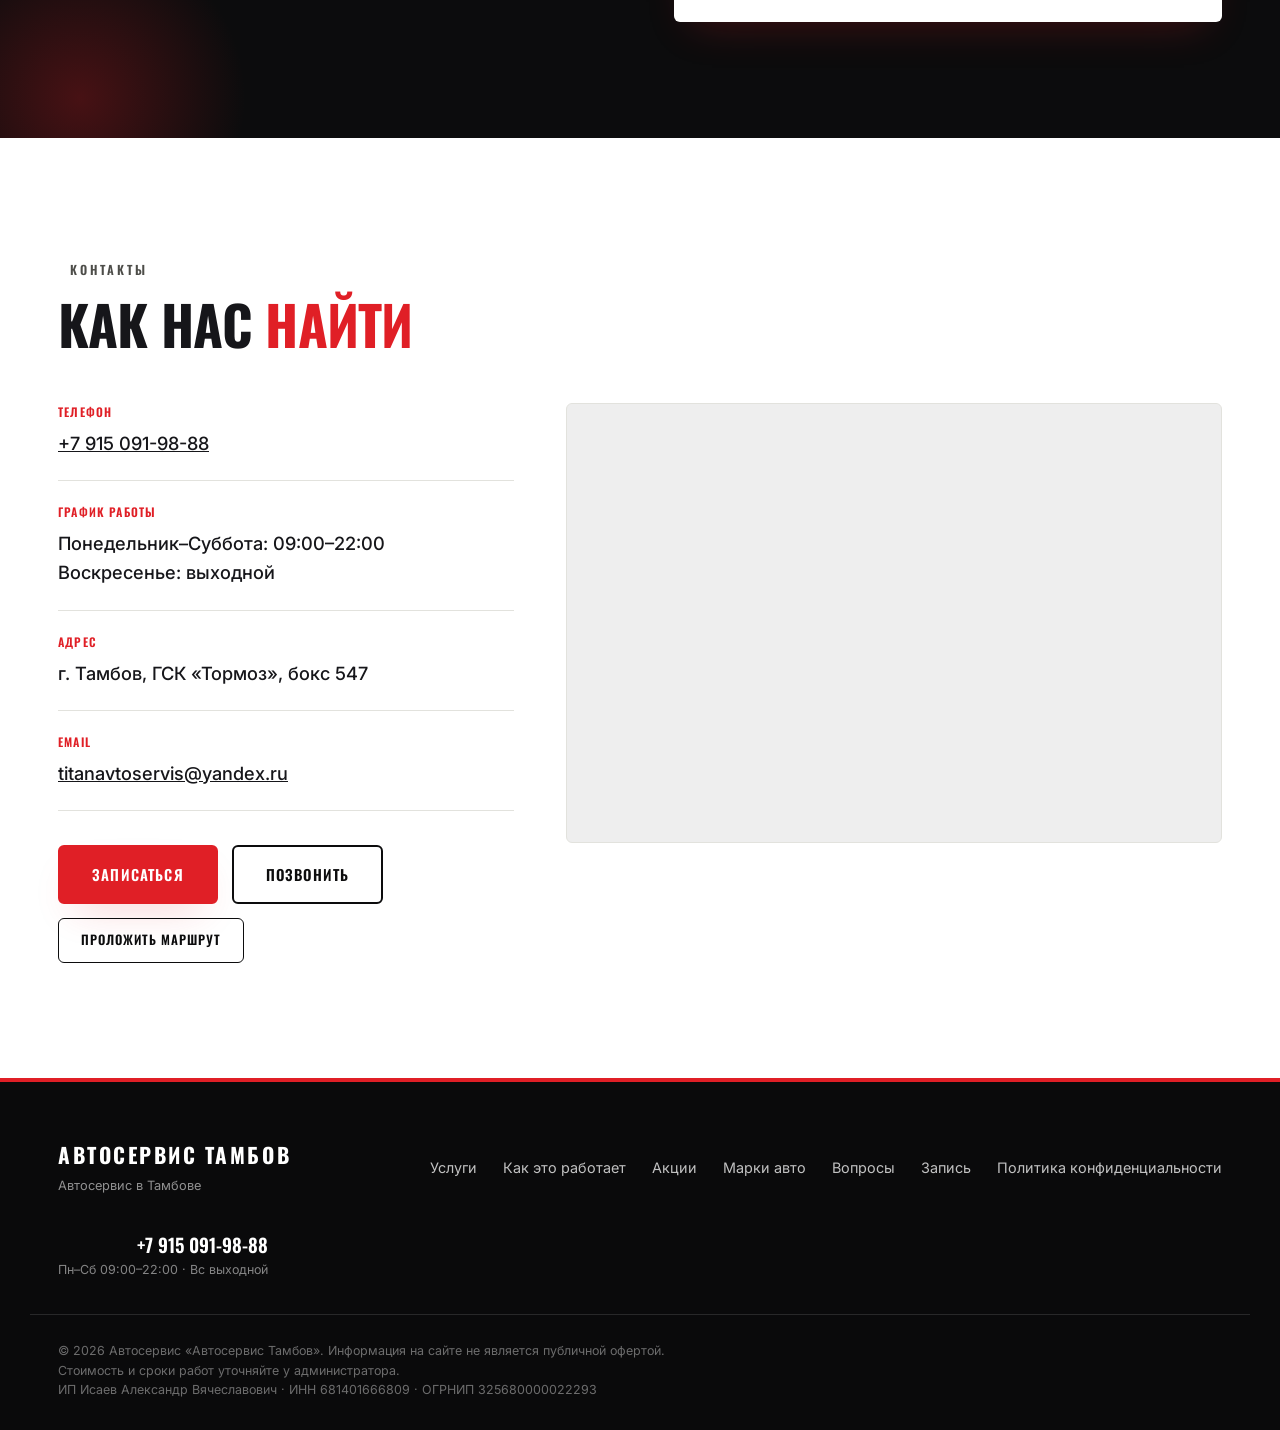
<file: STO/index.html>
<!DOCTYPE html>
<html lang="ru">
<head>
<script>document.documentElement.classList.add('js');if('scrollRestoration' in history){history.scrollRestoration='manual'}if(!location.hash){window.scrollTo(0,0)}</script>
<meta charset="UTF-8">
<meta name="viewport" content="width=device-width, initial-scale=1.0">
<title>Автосервис Тамбов — ремонт, диагностика и ТО автомобилей</title>
<meta name="description" content="Автосервис в Тамбове: ремонт двигателя, ходовой и тормозов, замена масла, компьютерная диагностика, ТО. Честная диагностика, гарантия на работы. Пн–Сб 09:00–22:00.">
<meta name="keywords" content="автосервис Тамбов, ремонт автомобилей Тамбов, ремонт двигателя Тамбов, ремонт ходовой Тамбов, замена масла Тамбов, диагностика Тамбов, обслуживание подвески Тамбов, замена тормозов Тамбов, ТО Тамбов, компьютерная диагностика Тамбов">
<meta name="robots" content="index, follow, max-image-preview:large, max-snippet:-1, max-video-preview:-1">
<meta name="author" content="Автосервис Тамбов">
<meta name="geo.region" content="RU-TAM">
<meta name="geo.placename" content="Тамбов">
<meta name="theme-color" content="#000000">
<link rel="canonical" href="https://xn--80aacebauz3avdzlebh.xn--p1ai/">

<!-- Open Graph -->
<meta property="og:type" content="website">
<meta property="og:locale" content="ru_RU">
<meta property="og:site_name" content="Автосервис Тамбов">
<meta property="og:title" content="Автосервис Тамбов — ремонт, диагностика и ТО автомобилей">
<meta property="og:description" content="Ремонт и диагностика ходовой, замена масла, обслуживание подвески и тормозов в Тамбове. Честная диагностика и гарантия. Запишитесь онлайн.">
<meta property="og:url" content="https://xn--80aacebauz3avdzlebh.xn--p1ai/">
<meta property="og:image" content="https://xn--80aacebauz3avdzlebh.xn--p1ai/hero-portrait.jpg">
<meta property="og:image:width" content="1071">
<meta property="og:image:height" content="1920">
<meta property="og:image:alt" content="Главный специалист автосервиса «Автосервис Тамбов»">

<!-- Twitter -->
<meta name="twitter:card" content="summary_large_image">
<meta name="twitter:title" content="Автосервис Тамбов — ремонт и диагностика автомобилей">
<meta name="twitter:description" content="Ремонт ходовой, замена масла, диагностика и ТО в Тамбове. Честная диагностика и гарантия.">
<meta name="twitter:image" content="https://xn--80aacebauz3avdzlebh.xn--p1ai/hero-portrait.jpg">

<link rel="icon" href="/favicon.ico" sizes="any">
<link rel="icon" href="/favicon.svg" type="image/svg+xml">
<link rel="icon" href="/favicon-32x32.png" sizes="32x32" type="image/png">
<link rel="icon" href="/favicon-16x16.png" sizes="16x16" type="image/png">
<link rel="apple-touch-icon" href="/apple-touch-icon.png" sizes="180x180">

<link rel="preconnect" href="https://fonts.googleapis.com">
<link rel="preconnect" href="https://fonts.gstatic.com" crossorigin>
<link rel="preload" as="image" href="hero-portrait.jpg" fetchpriority="high">
<link href="https://fonts.googleapis.com/css2?family=Oswald:wght@500;600;700&family=Inter:wght@400;500;600;700&display=swap" rel="stylesheet">
<link rel="stylesheet" href="styles.css?v=3">

<!-- Schema.org: LocalBusiness + AutoRepair -->
<script type="application/ld+json">
{
  "@context": "https://schema.org",
  "@type": "AutoRepair",
  "@id": "https://xn--80aacebauz3avdzlebh.xn--p1ai/#business",
  "name": "Автосервис Тамбов",
  "legalName": "ИП Исаев Александр Вячеславович",
  "taxID": "681401666809",
  "additionalProperty": {
    "@type": "PropertyValue",
    "name": "ОГРНИП",
    "value": "325680000022293"
  },
  "image": "https://xn--80aacebauz3avdzlebh.xn--p1ai/hero-portrait.jpg",
  "url": "https://xn--80aacebauz3avdzlebh.xn--p1ai/",
  "telephone": "+7-915-091-98-88",
  "priceRange": "₽₽",
  "description": "Автосервис в Тамбове: ремонт и диагностика ходовой, замена масла и фильтров, обслуживание подвески, замена тормозной системы и компьютерная диагностика. Отдельно — правильная замена тормозных колодок с электронным стояночным тормозом (EPB), ТО без потери гарантии производителя и замена масла в КПП и редукторах для Chery, Geely, Haval, Omoda, Changan и других иномарок в Тамбове.",
  "address": {
    "@type": "PostalAddress",
    "streetAddress": "г. Тамбов, ГСК «Тормоз», бокс 547",
    "addressLocality": "Тамбов",
    "addressRegion": "Тамбовская область",
    "postalCode": "392000",
    "addressCountry": "RU"
  },
  "geo": {
    "@type": "GeoCoordinates",
    "latitude": "52.757188",
    "longitude": "41.387029"
  },
  "areaServed": {
    "@type": "City",
    "name": "Тамбов"
  },
  "openingHoursSpecification": [
    {
      "@type": "OpeningHoursSpecification",
      "dayOfWeek": ["Monday","Tuesday","Wednesday","Thursday","Friday","Saturday"],
      "opens": "09:00",
      "closes": "22:00"
    }
  ],
  "makesOffer": [
    {"@type":"Offer","itemOffered":{"@type":"Service","name":"Ремонт ходовой"}},
    {"@type":"Offer","itemOffered":{"@type":"Service","name":"Диагностика ходовой"}},
    {"@type":"Offer","itemOffered":{"@type":"Service","name":"Замена масла и фильтров"}},
    {"@type":"Offer","itemOffered":{"@type":"Service","name":"Обслуживание подвески"}},
    {"@type":"Offer","itemOffered":{"@type":"Service","name":"Ремонт и обслуживание тормозной системы"}},
    {"@type":"Offer","itemOffered":{"@type":"Service","name":"Диагностика и ремонт двигателя"}},
    {"@type":"Offer","itemOffered":{"@type":"Service","name":"Компьютерная диагностика"}},
    {"@type":"Offer","itemOffered":{"@type":"Service","name":"Замена тормозных колодок с электронным стояночным тормозом (EPB)"}},
    {"@type":"Offer","itemOffered":{"@type":"Service","name":"ТО без потери гарантии производителя"}},
    {"@type":"Offer","itemOffered":{"@type":"Service","name":"Замена масла в КПП и редукторах"}}
  ]
}
</script>

<!-- Schema.org: FAQPage -->
<script type="application/ld+json">
{
  "@context": "https://schema.org",
  "@type": "FAQPage",
  "mainEntity": [
    {"@type":"Question","name":"Когда нужно менять масло в двигателе?","acceptedAnswer":{"@type":"Answer","text":"В среднем моторное масло меняют каждые 8 000–10 000 км или раз в год — в зависимости от условий эксплуатации. При частых поездках по городу, коротких маршрутах и зимних запусках интервал лучше сокращать. Точный интервал зависит от марки и модели автомобиля, рекомендаций производителя и стиля езды — мы подбираем его индивидуально и сразу проверяем уровень и состояние масла."}},
    {"@type":"Question","name":"Какие признаки говорят о проблемах с двигателем?","acceptedAnswer":{"@type":"Answer","text":"Насторожить должны: загоревшийся индикатор Check Engine, падение мощности и провалы при разгоне, троение и вибрация на холостых, посторонние стуки, синий или чёрный дым из выхлопа, повышенный расход масла или топлива, перегрев. При любом из этих симптомов лучше сразу сделать компьютерную диагностику двигателя у нас в Тамбове."}},
    {"@type":"Question","name":"Что входит в диагностику двигателя?","acceptedAnswer":{"@type":"Answer","text":"Компьютерная диагностика двигателя включает считывание кодов ошибок из блока управления, проверку показаний датчиков в реальном времени, оценку работы системы зажигания, топливоподачи и впуска. При необходимости проверяем компрессию в цилиндрах и состояние свечей. По итогам вы получаете понятное объяснение неисправности и расчёт стоимости ремонта."}},
    {"@type":"Question","name":"Когда двигателю нужен ремонт, а не просто обслуживание?","acceptedAnswer":{"@type":"Answer","text":"Плановое обслуживание (масло, фильтры, свечи) поддерживает двигатель в норме. Ремонт требуется при конкретной неисправности: стук, потеря компрессии, течь масла или антифриза, перегрев, ошибки по катушкам или форсункам. Точный объём работ мы определяем по результатам диагностики и согласовываем с вами до начала ремонта."}},
    {"@type":"Question","name":"Как понять, что проблема в ходовой части?","acceptedAnswer":{"@type":"Answer","text":"Основные признаки неисправности ходовой: стуки и скрипы на неровностях, увод автомобиля в сторону, неравномерный износ шин, вибрация на руле, раскачка кузова после ям. При появлении любого из этих симптомов стоит сделать диагностику ходовой. Первая диагностика ходовой у нас — бесплатно."}},
    {"@type":"Question","name":"Что входит в диагностику ходовой?","acceptedAnswer":{"@type":"Answer","text":"Мы осматриваем и проверяем амортизаторы, пружины, сайлентблоки, шаровые опоры, рулевые наконечники, стойки и втулки стабилизатора, ступичные подшипники, ШРУСы и состояние тормозных элементов. По итогам вы получаете список того, что требует замены сейчас, а что можно отложить."}},
    {"@type":"Question","name":"Как часто обслуживать подвеску?","acceptedAnswer":{"@type":"Answer","text":"Проверять подвеску рекомендуется раз в 15 000–20 000 км или при появлении посторонних звуков — точный интервал зависит от модели автомобиля, рекомендаций производителя и состояния узлов. Расходные элементы (сайлентблоки, стойки стабилизатора) меняются по износу. Регулярный осмотр продлевает срок службы шин и сохраняет управляемость."}},
    {"@type":"Question","name":"Как правильно менять тормозные колодки на Chery, Geely, Haval, Omoda и Changan?","acceptedAnswer":{"@type":"Answer","text":"На многих современных Chery, Geely, Haval, Omoda и Changan установлен электронный стояночный тормоз (EPB) — вместо привычного троса разведением поршней в суппорте управляет электропривод. Если пытаться сдвинуть поршни вручную или монтировкой, «на глаз», без перевода привода в сервисный режим, можно легко сломать дорогостоящий моторчик суппорта. Мы используем диагностическое оборудование для безопасного электронного разведения поршней и последующей калибровки EPB после установки новых колодок. Автомобиль остаётся полностью исправным, электроника стояночного тормоза работает штатно, а стоимость такой замены получается до 60% ниже, чем у официального дилера."}},
    {"@type":"Question","name":"Сколько времени занимает ремонт?","acceptedAnswer":{"@type":"Answer","text":"Замена масла и фильтров — около 30–60 минут. Диагностика — 30–40 минут. Ремонт подвески и тормозов чаще занимает от 1 до 3 часов, ремонт двигателя и сложные случаи — дольше. Сроки зависят от автомобиля, объёма работ и наличия нужных деталей — точное время называем после диагностики, до начала работ."}},
    {"@type":"Question","name":"Можно ли приехать без записи?","acceptedAnswer":{"@type":"Answer","text":"Да, мы стараемся принять без записи, но в часы загрузки возможно ожидание. Чтобы приехать в удобное время и без очереди, лучше записаться заранее по телефону или через форму на сайте."}},
    {"@type":"Question","name":"Есть ли гарантия на работы?","acceptedAnswer":{"@type":"Answer","text":"Да. Мы предоставляем гарантию на выполненные работы и установленные запчасти. Условия и срок гарантии зависят от вида работ и согласовываются при оформлении заказа-наряда."}}
  ]
}
</script>
</head>
<body>

<a class="skip-link" href="#main">Перейти к содержимому</a>

<div class="scroll-progress" id="scroll-progress" aria-hidden="true"></div>

<!-- HEADER -->
<header class="site-header" id="top">
  <div class="container header-inner">
    <a href="#top" class="brand" aria-label="Автосервис Тамбов, на главную">
      <span class="brand-name">АВТОСЕРВИС<small>Тамбов</small></span>
    </a>
    <nav class="nav" aria-label="Основная навигация">
      <a href="#services">Услуги</a>
      <a href="#why">Почему мы</a>
      <a href="#process">Как это работает</a>
      <a href="#promo">Акции</a>
      <a href="#brands">Марки авто</a>
      <a href="#faq">Вопросы</a>
      <a href="#contacts">Контакты</a>
    </nav>
    <a href="tel:+79150919888" class="header-phone" aria-label="Позвонить в автосервис Тамбов">
      +7 915 091-98-88
    </a>
    <button class="burger" aria-label="Открыть меню" aria-expanded="false" aria-controls="mobile-nav">
      <span></span><span></span><span></span>
    </button>
  </div>
  <div class="mobile-nav" id="mobile-nav" hidden>
    <a href="#services">Услуги</a>
    <a href="#why">Почему мы</a>
    <a href="#process">Как это работает</a>
    <a href="#promo">Акции</a>
    <a href="#brands">Марки авто</a>
    <a href="#faq">Вопросы</a>
    <a href="#contacts">Контакты</a>
    <a href="tel:+79150919888" class="mobile-call">Позвонить: +7 915 091-98-88</a>
  </div>
</header>

<main id="main">

<!-- HERO -->
<section class="hero" aria-labelledby="hero-title">
  <div class="container hero-grid">
    <div class="hero-copy">
      <h1 id="hero-title">
        <span class="hero-brand hero-enter">Автосервис<br>Тамбов</span>
        <span class="hero-sub hero-enter hero-enter-2">Ремонт двигателя, ходовой и тормозов, диагностика и ТО</span>
      </h1>
      <p class="hero-lead hero-enter hero-enter-2">
        Диагностируем неисправность, объясняем причину понятным языком и согласовываем объём
        и стоимость работ до начала ремонта двигателя, ходовой, тормозов или подвески.
      </p>
      <div class="hero-actions hero-enter hero-enter-3">
        <a href="#booking" class="btn btn-primary btn-lg">Записаться на ремонт</a>
        <a href="tel:+79150919888" class="btn btn-ghost">Позвонить</a>
      </div>
      <ul class="hero-trust hero-enter hero-enter-3">
        <li><strong>8+ лет</strong><span>опыта<br>мастеров</span></li>
        <li><strong>Гарантия</strong><span>на работы<br>и запчасти</span></li>
        <li><strong>Диагностика</strong><span>до согласования<br>объёма работ</span></li>
      </ul>
    </div>

    <figure class="hero-figure hero-enter hero-enter-4">
      <picture>
        <img src="hero-portrait.jpg" alt="Главный специалист автосервиса «Автосервис Тамбов» на фоне поднятого автомобиля" width="1071" height="1920" fetchpriority="high">
      </picture>
      <figcaption class="hero-badge">
        <span class="hero-badge-line">Александр</span>
        Руководитель автосервиса
      </figcaption>
    </figure>
  </div>
</section>

<!-- WHY -->
<section class="section why" id="why" aria-labelledby="why-title">
  <div class="container">
    <p class="eyebrow">Почему выбирают нас</p>
    <h2 id="why-title" class="section-title">Сервис, которому <span class="accent">доверяют</span> автомобиль</h2>
    <div class="why-grid stagger">
      <article class="why-card">
        <div class="why-ico"><svg viewBox="0 0 24 24" fill="none" stroke="currentColor" stroke-width="2"><path d="M9 12l2 2 4-4"/><circle cx="12" cy="12" r="9"/></svg></div>
        <h3>Диагностика перед ремонтом</h3>
        <p>Показываем реальное состояние авто, объясняем неисправность и разделяем работы на срочные и те, что можно отложить.</p>
      </article>
      <article class="why-card">
        <div class="why-ico"><svg viewBox="0 0 24 24" fill="none" stroke="currentColor" stroke-width="2"><path d="M12 2l2.4 6.5L21 9l-5 4.3L17.5 21 12 17l-5.5 4L8 13.3 3 9l6.6-.5z"/></svg></div>
        <h3>Опытные мастера</h3>
        <p>Более 8 лет работы с двигателем, ходовой, подвеской и тормозами. Знаем типичные болячки популярных моделей.</p>
      </article>
      <article class="why-card">
        <div class="why-ico"><svg viewBox="0 0 24 24" fill="none" stroke="currentColor" stroke-width="2"><circle cx="12" cy="12" r="9"/><path d="M12 7v5l3 2"/></svg></div>
        <h3>Скорость без спешки</h3>
        <p>Замена масла и фильтров — за 30–60 минут. Сроки ремонта называем заранее и стараемся не задерживать.</p>
      </article>
      <article class="why-card">
        <div class="why-ico"><svg viewBox="0 0 24 24" fill="none" stroke="currentColor" stroke-width="2"><path d="M12 2l8 3v6c0 5-3.5 8.5-8 11-4.5-2.5-8-6-8-11V5z"/></svg></div>
        <h3>Гарантия на работы</h3>
        <p>Даём гарантию на выполненные работы и установленные запчасти. Условия фиксируем в заказ-наряде.</p>
      </article>
      <article class="why-card">
        <div class="why-ico"><svg viewBox="0 0 24 24" fill="none" stroke="currentColor" stroke-width="2"><path d="M12 2v20M5 7h14M5 12h14M5 17h14"/></svg></div>
        <h3>Прозрачные цены</h3>
        <p>Стоимость согласуем до начала ремонта. Вы понимаете, за что платите, ещё до подъёма машины на стенд.</p>
      </article>
      <article class="why-card">
        <div class="why-ico"><svg viewBox="0 0 24 24" fill="none" stroke="currentColor" stroke-width="2"><path d="M14.7 6.3a4 4 0 00-5.4 5.4l-6 6a1.4 1.4 0 002 2l6-6a4 4 0 005.4-5.4l-2.5 2.5-2-2z"/></svg></div>
        <h3>Современное оборудование</h3>
        <p>Подъёмники, пресс и инструмент профессионального класса для точной и аккуратной работы.</p>
      </article>
    </div>
  </div>
</section>

<!-- SERVICES -->
<section class="section services" id="services" aria-labelledby="services-title">
  <div class="container">
    <p class="eyebrow">Услуги автосервиса в Тамбове</p>
    <h2 id="services-title" class="section-title">Что мы <span class="accent">ремонтируем</span> и обслуживаем</h2>
    <div class="services-grid stagger" itemscope itemtype="https://schema.org/OfferCatalog">
      <article class="service-card" itemscope itemprop="itemListElement" itemtype="https://schema.org/Service">
        <span class="service-num">01</span>
        <h3 itemprop="name">Ремонт ходовой</h3>
        <p itemprop="description">Возвращаем управляемость и комфорт.</p>
        <ul class="service-examples">
          <li>Амортизаторы и пружины</li>
          <li>Сайлентблоки и шаровые опоры</li>
          <li>Рычаги</li>
        </ul>
        <button type="button" class="btn btn-outline service-cta" data-service="Ремонт ходовой">Записаться</button>
      </article>
      <article class="service-card" itemscope itemprop="itemListElement" itemtype="https://schema.org/Service">
        <span class="service-num">02</span>
        <h3 itemprop="name">Диагностика ходовой</h3>
        <p itemprop="description">Находим причину стуков и увода автомобиля в сторону.</p>
        <ul class="service-examples">
          <li>Подвеска и рулевое управление</li>
          <li>Ступичные подшипники</li>
          <li>ШРУСы</li>
        </ul>
        <button type="button" class="btn btn-outline service-cta" data-service="Диагностика ходовой">Записаться</button>
      </article>
      <article class="service-card" itemscope itemprop="itemListElement" itemtype="https://schema.org/Service">
        <span class="service-num">03</span>
        <h3 itemprop="name">Замена масла и фильтров</h3>
        <p itemprop="description">Подбираем и заливаем масло, проверяем уровень и состояние.</p>
        <ul class="service-examples">
          <li>Моторное масло</li>
          <li>Масляный и воздушный фильтры</li>
          <li>Салонный и топливный фильтры</li>
        </ul>
        <button type="button" class="btn btn-outline service-cta" data-service="Замена масла и фильтров">Записаться</button>
      </article>
      <article class="service-card" itemscope itemprop="itemListElement" itemtype="https://schema.org/Service">
        <span class="service-num">04</span>
        <h3 itemprop="name">Обслуживание подвески</h3>
        <p itemprop="description">Профилактика и ремонт, сохраняем ресурс шин и плавность хода.</p>
        <ul class="service-examples">
          <li>Стойки и втулки стабилизатора</li>
          <li>Опоры</li>
          <li>Сайлентблоки</li>
        </ul>
        <button type="button" class="btn btn-outline service-cta" data-service="Обслуживание подвески">Записаться</button>
      </article>
      <article class="service-card" itemscope itemprop="itemListElement" itemtype="https://schema.org/Service">
        <span class="service-num">05</span>
        <h3 itemprop="name">Ремонт и обслуживание тормозной системы</h3>
        <p itemprop="description">Восстанавливаем эффективное и безопасное торможение.</p>
        <ul class="service-examples">
          <li>Колодки и диски</li>
          <li>Тормозная жидкость</li>
          <li>Суппорты</li>
        </ul>
        <button type="button" class="btn btn-outline service-cta" data-service="Ремонт и обслуживание тормозной системы">Записаться</button>
      </article>
      <article class="service-card" itemscope itemprop="itemListElement" itemtype="https://schema.org/Service">
        <span class="service-num">06</span>
        <h3 itemprop="name">Диагностика и ремонт двигателя</h3>
        <p itemprop="description">Считываем ошибки, определяем причину неисправности и согласовываем объём ремонта до начала работ.</p>
        <ul class="service-examples">
          <li>Свечи и катушки зажигания</li>
          <li>Форсунки, зажигание, топливоподача</li>
          <li>Проверка компрессии</li>
        </ul>
        <button type="button" class="btn btn-outline service-cta" data-service="Диагностика и ремонт двигателя">Записаться</button>
      </article>
      <article class="service-card service-card-wide" itemscope itemprop="itemListElement" itemtype="https://schema.org/Service">
        <span class="service-num">07</span>
        <h3 itemprop="name">Компьютерная диагностика</h3>
        <p itemprop="description">Считываем ошибки электронных систем, определяем неисправности по датчикам и блокам управления. Объясняем причину понятным языком и рассчитываем стоимость ремонта до начала работ.</p>
        <ul class="service-examples">
          <li>Коды ошибок блока управления</li>
          <li>Показания датчиков</li>
          <li>Расчёт стоимости до ремонта</li>
        </ul>
        <button type="button" class="btn btn-outline service-cta" data-service="Компьютерная диагностика">Записаться</button>
      </article>
    </div>
    <div class="services-cta">
      <a href="#booking" class="btn btn-primary">Записаться на услугу</a>
    </div>
  </div>
</section>

<!-- PROCESS -->
<section class="section process" id="process" aria-labelledby="process-title">
  <div class="container">
    <p class="eyebrow">Как мы работаем</p>
    <h2 id="process-title" class="section-title">Как проходит <span class="accent">ремонт</span></h2>
    <ol class="process-timeline stagger">
      <li class="process-step">
        <span class="process-node"><span class="process-num">01</span></span>
        <h3>Запись</h3>
        <p>Оставляете заявку на сайте или звоните — коротко описываете проблему или нужную услугу.</p>
      </li>
      <li class="process-step">
        <span class="process-node"><span class="process-num">02</span></span>
        <h3>Диагностика</h3>
        <p>Проверяем автомобиль и определяем точную причину неисправности.</p>
      </li>
      <li class="process-step">
        <span class="process-node"><span class="process-num">03</span></span>
        <h3>Объяснение неисправности</h3>
        <p>Рассказываем, что именно не так и почему, понятным языком.</p>
      </li>
      <li class="process-step">
        <span class="process-node"><span class="process-num">04</span></span>
        <h3>Согласование работ</h3>
        <p>Что нужно сделать сейчас, а что можно отложить — решение за вами, до начала ремонта.</p>
      </li>
      <li class="process-step">
        <span class="process-node"><span class="process-num">05</span></span>
        <h3>Ремонт и выдача автомобиля</h3>
        <p>Выполняем согласованные работы и показываем результат при выдаче.</p>
      </li>
    </ol>
  </div>
</section>

<!-- PROMO -->
<section class="section promo" id="promo" aria-labelledby="promo-title">
  <div class="container">
    <p class="eyebrow eyebrow-inverse">Акции</p>
    <h2 id="promo-title" class="section-title section-title-inverse">Выгодные условия <span class="accent">для клиентов</span></h2>
    <div class="promo-grid">
      <article class="promo-card promo-card-primary" data-reveal="left" data-reveal-repeat>
        <span class="promo-tag">−15%</span>
        <h3>Скидка 15% в день рождения</h3>
        <p>Дарим скидку 15% на работы в течение трёх дней до и после вашего дня рождения. Просто покажите документ.</p>
        <a href="#booking" class="btn btn-light">Воспользоваться</a>
      </article>
      <article class="promo-card" data-reveal="right" data-reveal-repeat>
        <span class="promo-tag">0 ₽</span>
        <h3>Первая диагностика ходовой — бесплатно</h3>
        <p>Приезжайте на первую диагностику ходовой бесплатно. Получите отчёт о состоянии подвески без обязательств.</p>
        <a href="#booking" class="btn btn-light">Записаться</a>
      </article>
    </div>
    <p class="promo-note">Акции не суммируются между собой. Подробности и условия уточняйте у администратора при записи.</p>
  </div>
</section>

<!-- GALLERY -->
<section class="section gallery" id="gallery" aria-labelledby="gallery-title">
  <div class="container">
    <p class="eyebrow">Наш сервис</p>
    <h2 id="gallery-title" class="section-title">Как выглядит <span class="accent">мастерская</span></h2>
    <div class="gallery-grid">
      <figure class="gallery-item gallery-item-wide" data-reveal="scale" data-reveal-repeat>
        <img src="workshop-1.webp" alt="Автомобиль на подъёмнике в автосервисе «Автосервис Тамбов»" loading="lazy" width="1448" height="1086">
      </figure>
      <figure class="gallery-item" data-reveal="up" data-reveal-repeat>
        <img src="tools-1.jpg" alt="Профессиональный инструмент в автосервисе «Автосервис Тамбов»" loading="lazy" width="1448" height="1086">
      </figure>
      <figure class="gallery-item" data-reveal="up" data-reveal-repeat>
        <img src="workshop-2.jpg" alt="Ремонт автомобиля в боксе автосервиса «Автосервис Тамбов»" loading="lazy" width="1448" height="1086">
      </figure>
    </div>
  </div>
</section>

<!-- BRANDS -->
<section class="section brands" id="brands" aria-labelledby="brands-title">
  <div class="container">
    <p class="eyebrow">С какими автомобилями работаем</p>
    <h2 id="brands-title" class="section-title">Марки, которые мы <span class="accent">обслуживаем</span></h2>
    <p class="brands-lead">Работаем с большинством массовых марок, представленных на дорогах Тамбова — от японских и корейских моделей до отечественных и китайских. Не нашли свою марку в списке — уточните по телефону, скорее всего, тоже возьмёмся.</p>
    <div class="brands-divider" role="presentation"></div>
    <ul class="brands-grid stagger" id="brands-list">
      <li><span class="brand-mark"><img src="assets/car-brands/toyota.svg" alt="Логотип Toyota" loading="lazy" decoding="async" width="40" height="40"></span><span class="brand-label">Toyota</span></li>
      <li><span class="brand-mark"><img src="assets/car-brands/kia.svg" alt="Логотип Kia" loading="lazy" decoding="async" width="40" height="40"></span><span class="brand-label">Kia</span></li>
      <li><span class="brand-mark"><img src="assets/car-brands/hyundai.svg" alt="Логотип Hyundai" loading="lazy" decoding="async" width="40" height="40"></span><span class="brand-label">Hyundai</span></li>
      <li><span class="brand-mark"><img src="assets/car-brands/volkswagen.svg" alt="Логотип Volkswagen" loading="lazy" decoding="async" width="40" height="40"></span><span class="brand-label">Volkswagen</span></li>
      <li><span class="brand-mark"><img src="assets/car-brands/skoda.svg" alt="Логотип Skoda" loading="lazy" decoding="async" width="40" height="40"></span><span class="brand-label">Skoda</span></li>
      <li><span class="brand-mark"><img src="assets/car-brands/renault.svg" alt="Логотип Renault" loading="lazy" decoding="async" width="40" height="40"></span><span class="brand-label">Renault</span></li>
      <li><span class="brand-mark"><img src="assets/car-brands/nissan.svg" alt="Логотип Nissan" loading="lazy" decoding="async" width="40" height="40"></span><span class="brand-label">Nissan</span></li>
      <li><span class="brand-mark"><img src="assets/car-brands/lada.png" alt="Логотип Lada" loading="lazy" decoding="async" width="40" height="40"></span><span class="brand-label">Lada (ВАЗ)</span></li>
      <li><span class="brand-mark"><img src="assets/car-brands/bmw.svg" alt="Логотип BMW" loading="lazy" decoding="async" width="40" height="40"></span><span class="brand-label">BMW</span></li>
      <li><span class="brand-mark"><img src="assets/car-brands/audi.svg" alt="Логотип Audi" loading="lazy" decoding="async" width="40" height="40"></span><span class="brand-label">Audi</span></li>
      <li><span class="brand-mark"><img src="assets/car-brands/ford.svg" alt="Логотип Ford" loading="lazy" decoding="async" width="40" height="40"></span><span class="brand-label">Ford</span></li>
      <li><span class="brand-mark"><img src="assets/car-brands/mazda.svg" alt="Логотип Mazda" loading="lazy" decoding="async" width="40" height="40"></span><span class="brand-label">Mazda</span></li>
      <li><span class="brand-mark"><img src="assets/car-brands/mitsubishi.svg" alt="Логотип Mitsubishi" loading="lazy" decoding="async" width="40" height="40"></span><span class="brand-label">Mitsubishi</span></li>
      <li><span class="brand-mark"><img src="assets/car-brands/honda.svg" alt="Логотип Honda" loading="lazy" decoding="async" width="40" height="40"></span><span class="brand-label">Honda</span></li>
      <li><span class="brand-mark"><img src="assets/car-brands/lexus.svg" alt="Логотип Lexus" loading="lazy" decoding="async" width="40" height="40"></span><span class="brand-label">Lexus</span></li>
      <li class="brand-extra"><span class="brand-mark"><img src="assets/car-brands/volvo.svg" alt="Логотип Volvo" loading="lazy" decoding="async" width="40" height="40"></span><span class="brand-label">Volvo</span></li>
      <li class="brand-extra"><span class="brand-mark"><img src="assets/car-brands/chevrolet.svg" alt="Логотип Chevrolet" loading="lazy" decoding="async" width="40" height="40"></span><span class="brand-label">Chevrolet</span></li>
      <li class="brand-extra"><span class="brand-mark"><img src="assets/car-brands/peugeot.svg" alt="Логотип Peugeot" loading="lazy" decoding="async" width="40" height="40"></span><span class="brand-label">Peugeot</span></li>
      <li class="brand-extra"><span class="brand-mark"><img src="assets/car-brands/opel.png" alt="Логотип Opel" loading="lazy" decoding="async" width="40" height="40"></span><span class="brand-label">Opel</span></li>
      <li class="brand-extra"><span class="brand-mark"><img src="assets/car-brands/subaru.svg" alt="Логотип Subaru" loading="lazy" decoding="async" width="40" height="40"></span><span class="brand-label">Subaru</span></li>
      <li class="brand-extra"><span class="brand-mark"><img src="assets/car-brands/suzuki.svg" alt="Логотип Suzuki" loading="lazy" decoding="async" width="40" height="40"></span><span class="brand-label">Suzuki</span></li>
      <li class="brand-extra"><span class="brand-mark"><img src="assets/car-brands/infiniti.svg" alt="Логотип Infiniti" loading="lazy" decoding="async" width="40" height="40"></span><span class="brand-label">Infiniti</span></li>
      <li class="brand-extra"><span class="brand-mark"><img src="assets/car-brands/jeep.svg" alt="Логотип Jeep" loading="lazy" decoding="async" width="40" height="40"></span><span class="brand-label">Jeep</span></li>
      <li class="brand-extra"><span class="brand-mark"><img src="assets/car-brands/datsun.png" alt="Логотип Datsun" loading="lazy" decoding="async" width="40" height="40"></span><span class="brand-label">Datsun</span></li>
      <li class="brand-extra"><span class="brand-mark"><img src="assets/car-brands/uaz.png" alt="Логотип УАЗ" loading="lazy" decoding="async" width="40" height="40"></span><span class="brand-label">УАЗ</span></li>
      <li class="brand-extra"><span class="brand-mark"><img src="assets/car-brands/geely.png" alt="Логотип Geely" loading="lazy" decoding="async" width="40" height="40"></span><span class="brand-label">Geely</span></li>
      <li class="brand-extra"><span class="brand-mark"><img src="assets/car-brands/chery.svg" alt="Логотип Chery" loading="lazy" decoding="async" width="40" height="40"></span><span class="brand-label">Chery</span></li>
      <li class="brand-extra"><span class="brand-mark"><img src="assets/car-brands/haval.png" alt="Логотип Haval" loading="lazy" decoding="async" width="40" height="40"></span><span class="brand-label">Haval</span></li>
      <li class="brand-extra"><span class="brand-mark"><img src="assets/car-brands/changan.png" alt="Логотип Changan" loading="lazy" decoding="async" width="40" height="40"></span><span class="brand-label">Changan</span></li>
      <li class="brand-extra"><span class="brand-mark"><img src="assets/car-brands/exeed.png" alt="Логотип Exeed" loading="lazy" decoding="async" width="40" height="40"></span><span class="brand-label">Exeed</span></li>
      <li class="brand-extra"><span class="brand-mark"><img src="assets/car-brands/omoda.svg" alt="Логотип Omoda" loading="lazy" decoding="async" width="40" height="40"></span><span class="brand-label">Omoda</span></li>
      <li class="brand-extra"><span class="brand-mark"><img src="assets/car-brands/jaecoo.svg" alt="Логотип Jaecoo" loading="lazy" decoding="async" width="40" height="40"></span><span class="brand-label">Jaecoo</span></li>
      <li class="brand-extra"><span class="brand-mark"><img src="assets/car-brands/jac.png" alt="Логотип JAC" loading="lazy" decoding="async" width="40" height="40"></span><span class="brand-label">JAC</span></li>
      <li class="brand-extra"><span class="brand-mark"><span class="brand-code">TA</span></span><span class="brand-label">Tank</span></li>
      <li class="brand-extra"><span class="brand-mark"><img src="assets/car-brands/jetour.png" alt="Логотип Jetour" loading="lazy" decoding="async" width="40" height="40"></span><span class="brand-label">Jetour</span></li>
      <li class="brand-extra"><span class="brand-mark"><span class="brand-code">EV</span></span><span class="brand-label">Evolute</span></li>
    </ul>
    <div class="brands-toggle-wrap">
      <button type="button" class="btn btn-outline" id="brands-toggle" aria-expanded="false" aria-controls="brands-list">Показать все марки</button>
    </div>
  </div>
</section>

<!-- FAQ -->
<section class="section faq" id="faq" aria-labelledby="faq-title">
  <div class="container">
    <div class="faq-layout">
      <div class="faq-intro" data-reveal="left" data-reveal-repeat>
        <p class="eyebrow">Вопрос–ответ</p>
        <h2 id="faq-title" class="section-title">Частые вопросы <span class="accent">об авто</span></h2>
        <p class="faq-intro-text">Собрали, что чаще всего спрашивают перед записью. Не нашли ответ — позвоните, расскажем подробнее по вашей машине.</p>
        <a href="tel:+79150919888" class="btn btn-outline">Позвонить</a>
      </div>
    <div class="faq-list stagger">
      <details class="faq-item" name="faq-group" open>
        <summary>Когда нужно менять масло в двигателе?</summary>
        <div class="faq-body"><div class="faq-body-inner"><span class="faq-cat">Двигатель</span><p>В среднем моторное масло меняют каждые 8 000–10 000 км или раз в год. При частых поездках по городу, коротких маршрутах и зимних запусках интервал лучше сокращать. Точный интервал зависит от марки и модели автомобиля, рекомендаций производителя и стиля езды — мы подбираем его индивидуально и сразу проверяем уровень и состояние масла.</p></div></div>
      </details>
      <details class="faq-item" name="faq-group">
        <summary>Какие признаки говорят о проблемах с двигателем?</summary>
        <div class="faq-body"><div class="faq-body-inner"><span class="faq-cat">Двигатель</span><p>Насторожить должны: загоревшийся «чек», падение мощности и провалы при разгоне, троение и вибрация на холостых, посторонние стуки, синий или чёрный дым из выхлопа, повышенный расход масла или топлива, перегрев. При любом из этих симптомов лучше сразу сделать компьютерную диагностику двигателя — мы считаем ошибки и найдём причину до того, как поломка станет дорогой.</p></div></div>
      </details>
      <details class="faq-item" name="faq-group">
        <summary>Что входит в диагностику двигателя?</summary>
        <div class="faq-body"><div class="faq-body-inner"><span class="faq-cat">Двигатель</span><p>Компьютерная диагностика двигателя включает считывание кодов ошибок из блока управления, проверку показаний датчиков в реальном времени, оценку работы системы зажигания, топливоподачи и впуска. При необходимости проверяем компрессию в цилиндрах и состояние свечей. По итогам вы получаете понятное объяснение неисправности и расчёт стоимости ремонта.</p></div></div>
      </details>
      <details class="faq-item" name="faq-group">
        <summary>Когда двигателю нужен ремонт, а не просто обслуживание?</summary>
        <div class="faq-body"><div class="faq-body-inner"><span class="faq-cat">Двигатель</span><p>Плановое обслуживание (масло, фильтры, свечи) поддерживает двигатель в норме. Ремонт требуется, когда есть конкретная неисправность: стук, потеря компрессии, течь масла или антифриза, перегрев, ошибки по катушкам или форсункам. Точный объём работ мы определяем по результатам диагностики и всегда согласовываем с вами до начала ремонта.</p></div></div>
      </details>
      <details class="faq-item" name="faq-group">
        <summary>Как понять, что проблема в ходовой части?</summary>
        <div class="faq-body"><div class="faq-body-inner"><span class="faq-cat">Ходовая</span><p>Основные признаки: стуки и скрипы на неровностях, увод автомобиля в сторону, неравномерный износ шин, вибрация на руле, раскачка кузова после ям. При любом из этих симптомов стоит сделать диагностику ходовой. Первая диагностика ходовой у нас — бесплатно.</p></div></div>
      </details>
      <details class="faq-item" name="faq-group">
        <summary>Что входит в диагностику ходовой?</summary>
        <div class="faq-body"><div class="faq-body-inner"><span class="faq-cat">Ходовая</span><p>Мы осматриваем и проверяем амортизаторы, пружины, сайлентблоки, шаровые опоры, рулевые наконечники, стойки и втулки стабилизатора, ступичные подшипники, ШРУСы и состояние тормозных элементов. По итогам вы получаете список того, что требует замены сейчас, а что можно отложить.</p></div></div>
      </details>
      <details class="faq-item" name="faq-group">
        <summary>Как часто обслуживать подвеску?</summary>
        <div class="faq-body"><div class="faq-body-inner"><span class="faq-cat">Подвеска</span><p>Проверять подвеску рекомендуется раз в 15 000–20 000 км или при появлении посторонних звуков — точный интервал зависит от модели автомобиля, рекомендаций производителя и состояния узлов. Расходные элементы (сайлентблоки, стойки стабилизатора) меняются по износу. Регулярный осмотр продлевает срок службы шин и сохраняет управляемость.</p></div></div>
      </details>
      <details class="faq-item" name="faq-group">
        <summary>Как правильно менять тормозные колодки на Chery, Geely, Haval, Omoda и Changan?</summary>
        <div class="faq-body"><div class="faq-body-inner"><span class="faq-cat">Тормоза</span><p>На многих современных Chery, Geely, Haval, Omoda и Changan установлен электронный стояночный тормоз (EPB) — вместо привычного троса разведением поршней в суппорте управляет электропривод. Если пытаться сдвинуть поршни вручную или монтировкой, «на глаз», без перевода привода в сервисный режим, можно легко сломать дорогостоящий моторчик суппорта. Мы используем диагностическое оборудование для безопасного электронного разведения поршней и последующей калибровки EPB после установки новых колодок. Автомобиль остаётся полностью исправным, электроника стояночного тормоза работает штатно, а стоимость такой замены получается до 60% ниже, чем у официального дилера.</p></div></div>
      </details>
      <details class="faq-item" name="faq-group">
        <summary>Сколько времени занимает ремонт?</summary>
        <div class="faq-body"><div class="faq-body-inner"><span class="faq-cat">Общее</span><p>Замена масла и фильтров — около 30–60 минут. Диагностика — 30–40 минут. Ремонт подвески и тормозов чаще занимает от 1 до 3 часов, ремонт двигателя и сложные случаи — дольше. Сроки зависят от автомобиля, объёма работ и наличия нужных деталей — точное время называем после диагностики, до начала работ.</p></div></div>
      </details>
      <details class="faq-item" name="faq-group">
        <summary>Можно ли приехать без записи?</summary>
        <div class="faq-body"><div class="faq-body-inner"><span class="faq-cat">Общее</span><p>Да, мы стараемся принять без записи, но в часы загрузки возможно ожидание. Чтобы приехать в удобное время и без очереди, лучше записаться заранее по телефону или через форму на сайте.</p></div></div>
      </details>
      <details class="faq-item" name="faq-group">
        <summary>Есть ли гарантия на работы?</summary>
        <div class="faq-body"><div class="faq-body-inner"><span class="faq-cat">Общее</span><p>Да. Мы предоставляем гарантию на выполненные работы и установленные запчасти. Срок и условия гарантии зависят от вида работ и согласовываются при оформлении заказа-наряда.</p></div></div>
      </details>
    </div>
    </div>
  </div>
</section>

<!-- BOOKING -->
<section class="section booking" id="booking" aria-labelledby="booking-title">
  <div class="container booking-grid">
    <div class="booking-copy" data-reveal="left" data-reveal-repeat>
      <p class="eyebrow eyebrow-inverse">Запись на ремонт</p>
      <h2 id="booking-title" class="section-title section-title-inverse">Запишитесь <span class="accent">к нам</span></h2>
      <p class="booking-lead">Оставьте заявку — перезвоним, уточним детали и подберём удобное время. Можно также позвонить напрямую.</p>
      <ul class="booking-facts">
        <li><strong>График:</strong> Пн–Сб 09:00–22:00, Вс — выходной</li>
        <li><strong>Телефон:</strong> <a href="tel:+79150919888">+7 915 091-98-88</a></li>
        <li><strong>Город:</strong> Тамбов</li>
      </ul>
    </div>
    <form id="booking-form" class="form booking-form" data-reveal="scale" data-reveal-repeat novalidate>
      <label for="field-name">Имя
        <input type="text" name="name" id="field-name" required maxlength="40" autocomplete="name" placeholder="Ваше имя" aria-describedby="error-name">
      </label>
      <p class="field-error" id="error-name" role="alert"></p>

      <label for="field-phone">Телефон
        <input type="tel" name="phone" id="field-phone" required maxlength="20" autocomplete="tel" placeholder="+7 ___ ___-__-__" aria-describedby="error-phone">
      </label>
      <p class="field-error" id="error-phone" role="alert"></p>

      <label for="booking-service">Услуга
        <select name="service" id="booking-service" required aria-describedby="error-service">
          <option value="">Выберите услугу</option>
          <option>Ремонт ходовой</option>
          <option>Диагностика ходовой</option>
          <option>Замена масла и фильтров</option>
          <option>Обслуживание подвески</option>
          <option>Ремонт и обслуживание тормозной системы</option>
          <option>Диагностика и ремонт двигателя</option>
          <option>Компьютерная диагностика</option>
          <option>Другое / не знаю</option>
        </select>
      </label>
      <p class="field-error" id="error-service" role="alert"></p>

      <label for="field-comment">Комментарий
        <textarea name="comment" id="field-comment" maxlength="500" rows="3" placeholder="Опишите проблему или пожелания (необязательно)"></textarea>
      </label>

      <label class="checkbox">
        <input type="checkbox" name="consent" id="field-consent" required aria-describedby="error-consent">
        <span>Я согласен(на) на обработку персональных данных в соответствии с <a href="privacy.html" target="_blank" rel="noopener">Политикой конфиденциальности</a>.</span>
      </label>
      <p class="field-error" id="error-consent" role="alert"></p>

      <button type="submit" class="btn btn-primary btn-block" id="booking-submit">Отправить заявку</button>
      <p class="form-status" id="booking-status" role="status" aria-live="polite"></p>
    </form>
  </div>
</section>

<!-- CONTACTS -->
<section class="section contacts" id="contacts" aria-labelledby="contacts-title">
  <div class="container">
    <p class="eyebrow">Контакты</p>
    <h2 id="contacts-title" class="section-title">Как нас <span class="accent">найти</span></h2>
    <div class="contacts-grid">
      <div class="contacts-info" data-reveal="left" data-reveal-repeat>
        <dl>
          <div><dt>Телефон</dt><dd><a href="tel:+79150919888">+7 915 091-98-88</a></dd></div>
          <div><dt>График работы</dt><dd>Понедельник–Суббота: 09:00–22:00<br>Воскресенье: выходной</dd></div>
          <div><dt>Адрес</dt><dd>г. Тамбов, ГСК «Тормоз», бокс 547</dd></div>
          <div><dt>Email</dt><dd><a href="mailto:titanavtoservis@yandex.ru">titanavtoservis@yandex.ru</a></dd></div>
        </dl>
        <div class="contacts-actions">
          <a href="#booking" class="btn btn-primary">Записаться</a>
          <a href="tel:+79150919888" class="btn btn-ghost">Позвонить</a>
          <a href="https://yandex.ru/maps/org/avtoservis_tambov/151397842570/?rtext=~52.757188,41.387029" target="_blank" rel="noopener" class="btn btn-outline">Проложить маршрут</a>
        </div>
      </div>
      <div class="contacts-map" data-reveal="right" data-reveal-repeat>
        <iframe
          title="Карта проезда к автосервису «Автосервис Тамбов»"
          src="https://yandex.ru/map-widget/v1/?ll=41.387029%2C52.757188&z=17&whatshere%5Bpoint%5D=41.387029%2C52.757188&whatshere%5Bzoom%5D=17"
          loading="lazy"
          referrerpolicy="no-referrer-when-downgrade"></iframe>
      </div>
    </div>
  </div>
</section>

</main>

<!-- FOOTER -->
<footer class="site-footer">
  <div class="container footer-inner">
    <div class="footer-brand">
      <div>
        <strong>АВТОСЕРВИС ТАМБОВ</strong>
        <span>Автосервис в Тамбове</span>
      </div>
    </div>
    <nav class="footer-nav" aria-label="Подвал">
      <a href="#services">Услуги</a>
      <a href="#process">Как это работает</a>
      <a href="#promo">Акции</a>
      <a href="#brands">Марки авто</a>
      <a href="#faq">Вопросы</a>
      <a href="#booking">Запись</a>
      <a href="privacy.html">Политика конфиденциальности</a>
    </nav>
    <div class="footer-contact">
      <a href="tel:+79150919888">+7 915 091-98-88</a>
      <span>Пн–Сб 09:00–22:00 · Вс выходной</span>
    </div>
  </div>
  <div class="container footer-legal">
    <p>© <span id="year"></span> Автосервис «Автосервис Тамбов». Информация на сайте не является публичной офертой. Стоимость и сроки работ уточняйте у администратора.</p>
    <p>ИП Исаев Александр Вячеславович · ИНН 681401666809 · ОГРНИП 325680000022293</p>
  </div>
</footer>

<div class="mobile-actions" aria-label="Быстрые действия">
  <a href="tel:+79150919888" class="mobile-actions-btn mobile-actions-call">Позвонить</a>
  <a href="#booking" class="mobile-actions-btn mobile-actions-book">Записаться</a>
</div>

<!-- COOKIE CONSENT -->
<div class="cookie-banner" id="cookie-banner" role="dialog" aria-live="polite" aria-label="Уведомление об использовании файлов cookie" hidden>
  <div class="cookie-banner-inner">
    <div class="cookie-banner-text">
      <p>Мы используем файлы cookie для корректной работы сайта и анализа посещаемости. Продолжая пользоваться сайтом, вы соглашаетесь с их использованием — подробнее в <a href="privacy.html" target="_blank" rel="noopener">Политике конфиденциальности</a>.</p>
    </div>
    <div class="cookie-banner-actions">
      <button type="button" class="btn btn-ghost btn-sm" id="cookie-decline" style="color:#fff;border-color:rgba(255,255,255,.4)">Отклонить</button>
      <button type="button" class="btn btn-primary btn-sm" id="cookie-accept">Принять</button>
    </div>
  </div>
</div>

<script src="vendor/motion.min.js" defer></script>
<script src="brands-data.js" defer></script>
<script src="reveal.js" defer></script>
<script src="script.js" defer></script>
</body>
</html>
</file>
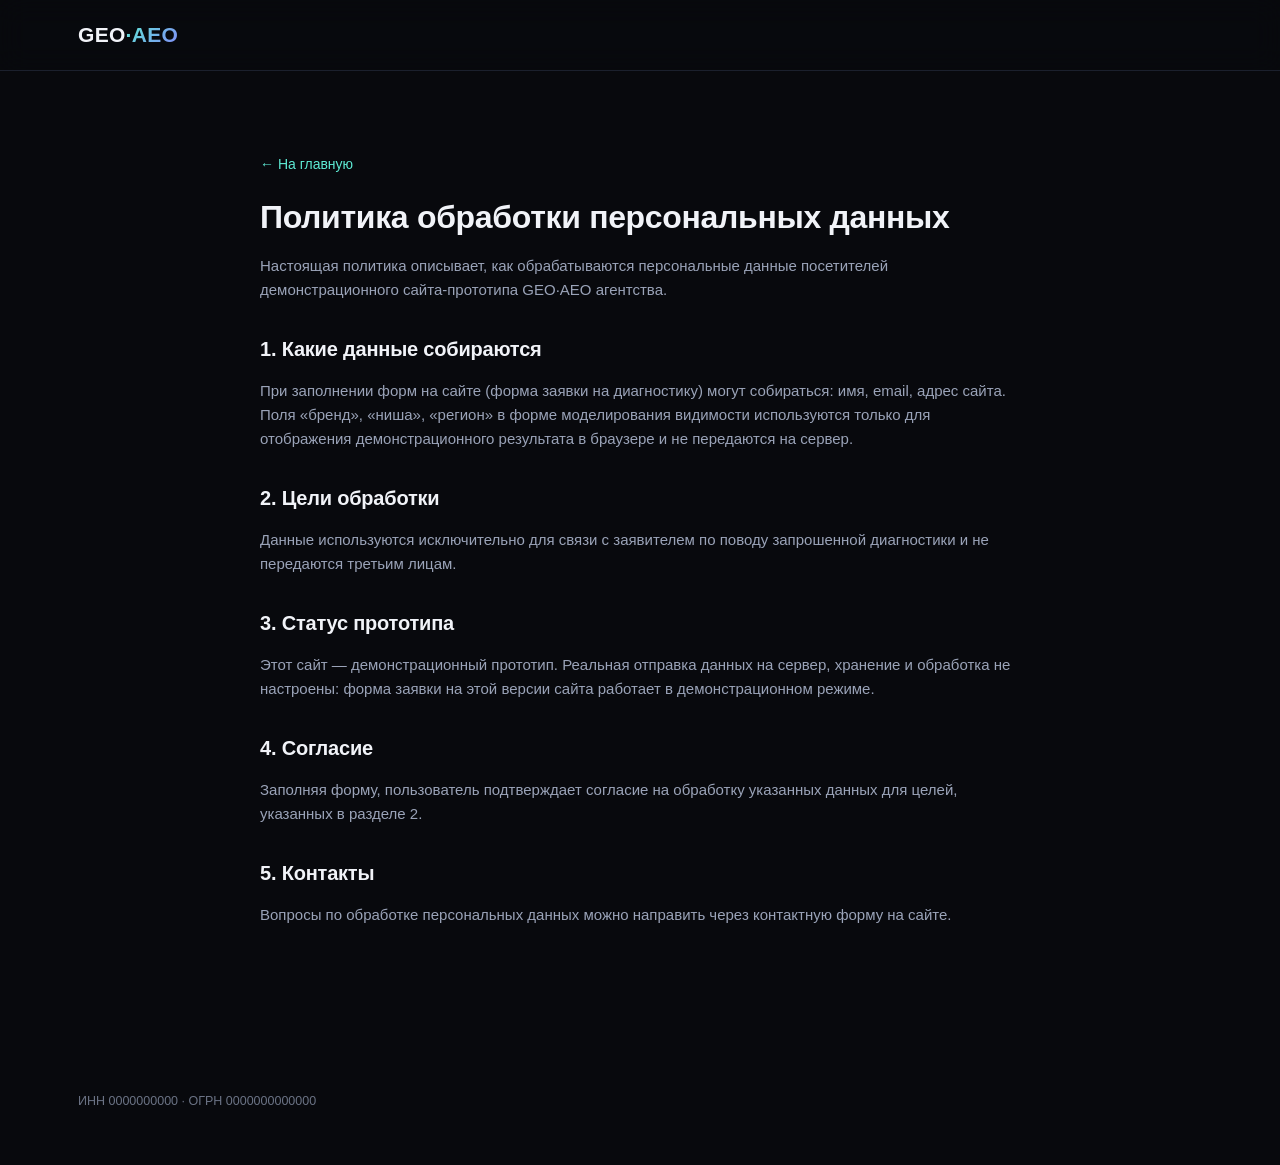
<file: privacy.html>
<!DOCTYPE html>
<html lang="ru">
<head>
<meta charset="UTF-8">
<meta name="viewport" content="width=device-width, initial-scale=1.0">
<title>Политика обработки персональных данных — GEO·AEO</title>
<meta name="description" content="Политика обработки персональных данных сайта GEO·AEO агентства.">
<link rel="canonical" href="https://example.com/privacy.html">
<link rel="icon" href="assets/icons/favicon.svg" type="image/svg+xml">
<link rel="stylesheet" href="assets/css/styles.css">
</head>
<body>
<header class="site-header">
  <div class="container header-inner">
    <a href="index.html" class="logo">GEO<span>·AEO</span></a>
  </div>
</header>

<main class="container legal-page">
  <a href="index.html" class="legal-back">← На главную</a>
  <h1>Политика обработки персональных данных</h1>
  <p>Настоящая политика описывает, как обрабатываются персональные данные посетителей демонстрационного сайта-прототипа GEO·AEO агентства.</p>

  <h2>1. Какие данные собираются</h2>
  <p>При заполнении форм на сайте (форма заявки на диагностику) могут собираться: имя, email, адрес сайта. Поля «бренд», «ниша», «регион» в форме моделирования видимости используются только для отображения демонстрационного результата в браузере и не передаются на сервер.</p>

  <h2>2. Цели обработки</h2>
  <p>Данные используются исключительно для связи с заявителем по поводу запрошенной диагностики и не передаются третьим лицам.</p>

  <h2>3. Статус прототипа</h2>
  <p>Этот сайт — демонстрационный прототип. Реальная отправка данных на сервер, хранение и обработка не настроены: форма заявки на этой версии сайта работает в демонстрационном режиме.</p>

  <h2>4. Согласие</h2>
  <p>Заполняя форму, пользователь подтверждает согласие на обработку указанных данных для целей, указанных в разделе 2.</p>

  <h2>5. Контакты</h2>
  <p>Вопросы по обработке персональных данных можно направить через контактную форму на сайте.</p>
</main>

<footer class="site-footer">
  <div class="container">
    <p class="footer-legal">ИНН 0000000000 · ОГРН 0000000000000</p>
  </div>
</footer>
</body>
</html>
</file>
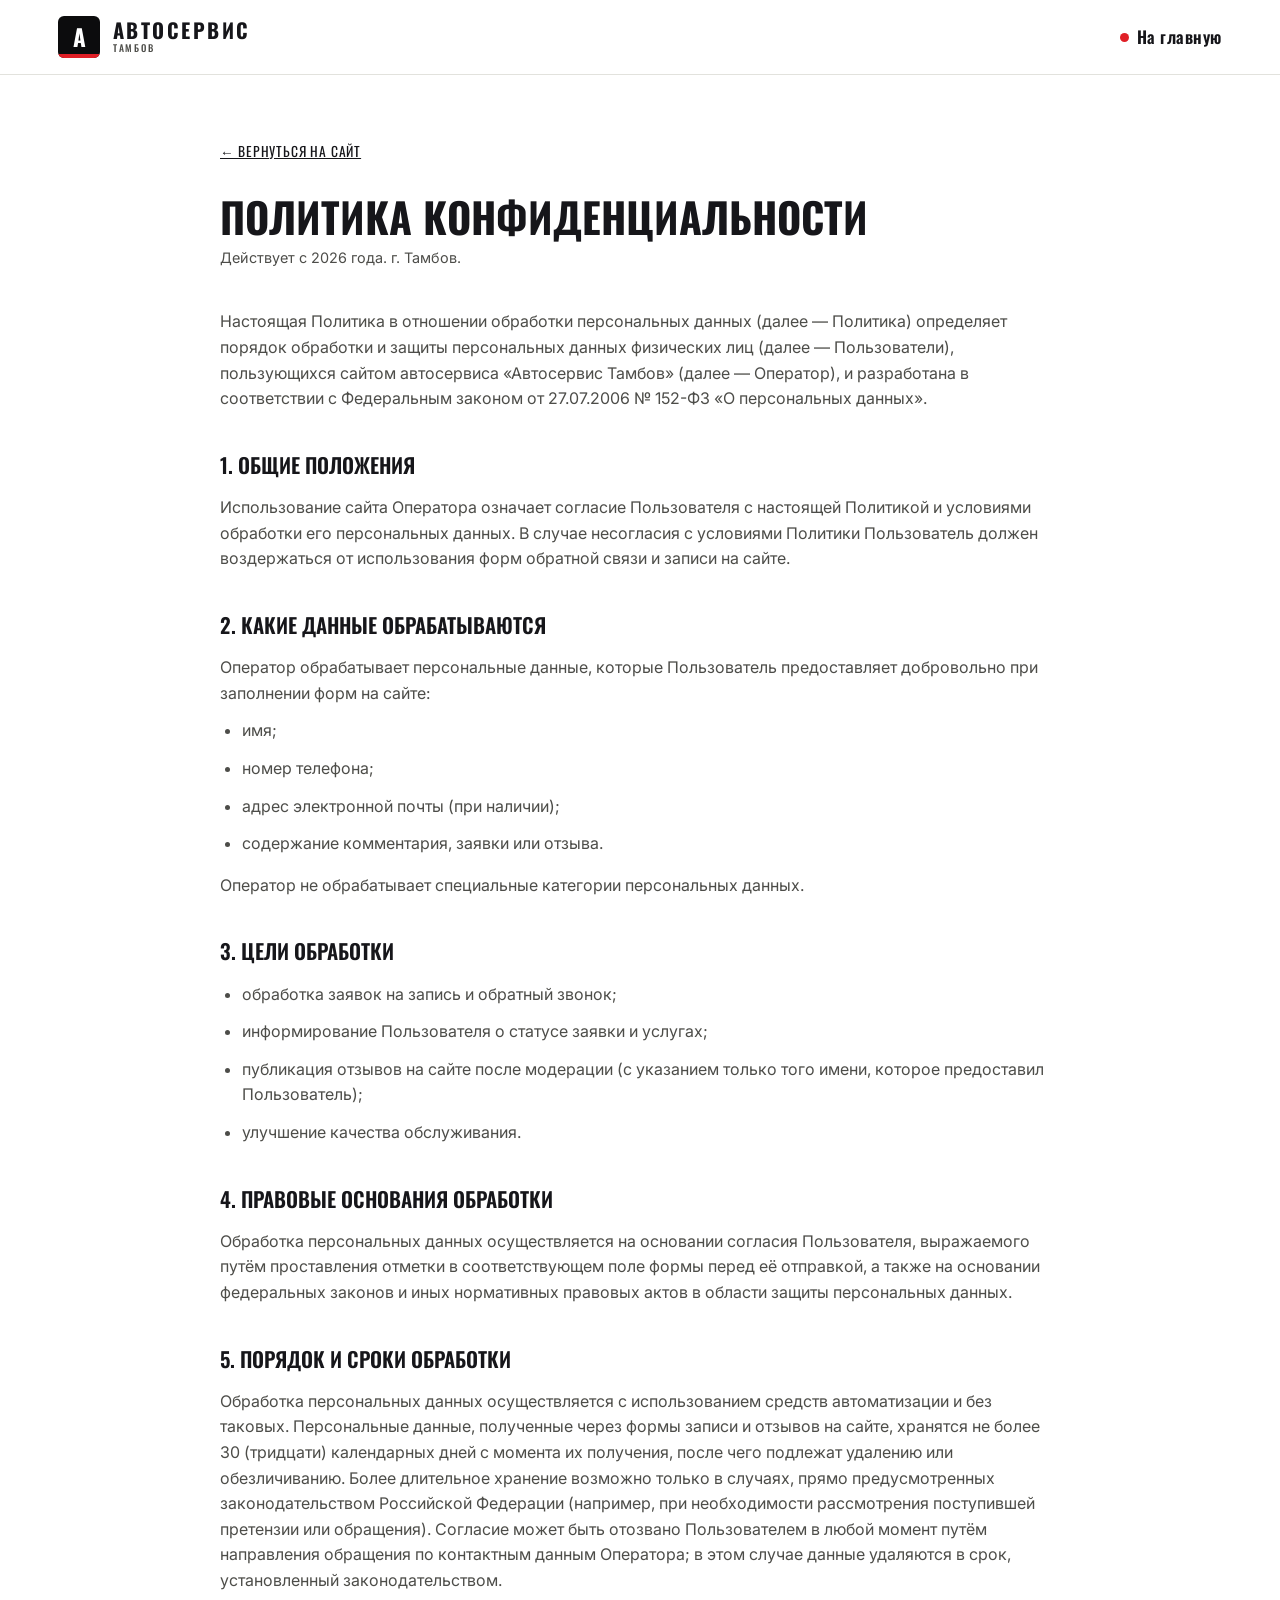
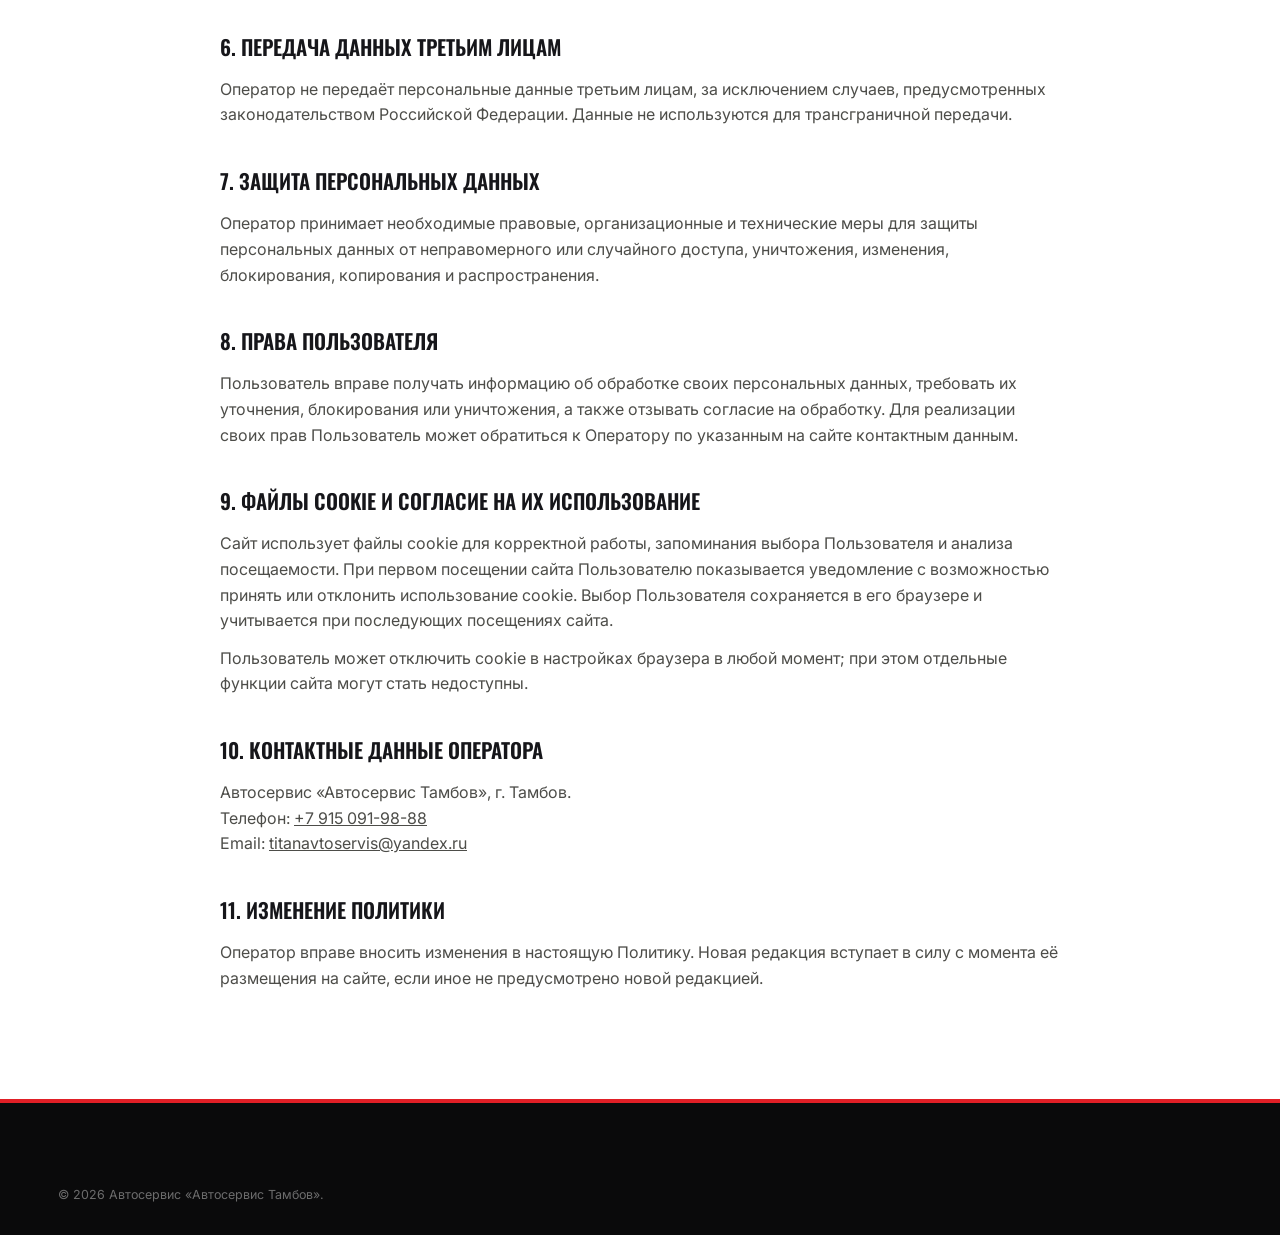
<file: STO/privacy.html>
<!DOCTYPE html>
<html lang="ru">
<head>
<meta charset="UTF-8">
<meta name="viewport" content="width=device-width, initial-scale=1.0">
<title>Политика конфиденциальности — Автосервис Тамбов</title>
<meta name="description" content="Политика в отношении обработки персональных данных автосервиса «Автосервис Тамбов» в соответствии с Федеральным законом № 152-ФЗ «О персональных данных».">
<meta name="robots" content="noindex, follow">
<link rel="canonical" href="https://xn--80aacebauz3avdzlebh.xn--p1ai/privacy.html">
<link rel="icon" href="/favicon.ico" sizes="any">
<link rel="icon" href="/favicon.svg" type="image/svg+xml">
<link rel="apple-touch-icon" href="/apple-touch-icon.png" sizes="180x180">
<link rel="preconnect" href="https://fonts.googleapis.com">
<link rel="preconnect" href="https://fonts.gstatic.com" crossorigin>
<link href="https://fonts.googleapis.com/css2?family=Oswald:wght@500;600;700&family=Inter:wght@400;500;600&display=swap" rel="stylesheet">
<link rel="stylesheet" href="styles.css">
<style>
.legal{padding:64px 0 96px;max-width:840px;margin:0 auto}
.legal h1{font-family:'Oswald',sans-serif;font-weight:700;font-size:clamp(1.8rem,4vw,2.6rem);text-transform:uppercase;margin-bottom:8px;line-height:1.05}
.legal .updated{color:var(--grey-2);font-size:.9rem;margin-bottom:40px}
.legal h2{font-family:'Oswald',sans-serif;font-weight:600;font-size:1.3rem;text-transform:uppercase;margin:36px 0 14px}
.legal p,.legal li{color:var(--grey-2);margin-bottom:12px}
.legal ul{padding-left:22px;margin-bottom:16px}
.legal a{text-decoration:underline}
.back-link{display:inline-flex;align-items:center;gap:8px;font-family:'Oswald',sans-serif;text-transform:uppercase;letter-spacing:.06em;font-size:.85rem;margin-bottom:32px}
</style>
</head>
<body>
<header class="site-header">
  <div class="container header-inner">
    <a href="index.html#top" class="brand">
      <span class="brand-mark">А</span>
      <span class="brand-name">АВТОСЕРВИС<small>Тамбов</small></span>
    </a>
    <a href="index.html" class="header-phone">На главную</a>
  </div>
</header>

<main class="container">
  <article class="legal">
    <a href="index.html" class="back-link">← Вернуться на сайт</a>
    <h1>Политика конфиденциальности</h1>
    <p class="updated">Действует с 2026 года. г. Тамбов.</p>

    <p>Настоящая Политика в отношении обработки персональных данных (далее — Политика) определяет порядок обработки и защиты персональных данных физических лиц (далее — Пользователи), пользующихся сайтом автосервиса «Автосервис Тамбов» (далее — Оператор), и разработана в соответствии с Федеральным законом от 27.07.2006 № 152-ФЗ «О персональных данных».</p>

    <h2>1. Общие положения</h2>
    <p>Использование сайта Оператора означает согласие Пользователя с настоящей Политикой и условиями обработки его персональных данных. В случае несогласия с условиями Политики Пользователь должен воздержаться от использования форм обратной связи и записи на сайте.</p>

    <h2>2. Какие данные обрабатываются</h2>
    <p>Оператор обрабатывает персональные данные, которые Пользователь предоставляет добровольно при заполнении форм на сайте:</p>
    <ul>
      <li>имя;</li>
      <li>номер телефона;</li>
      <li>адрес электронной почты (при наличии);</li>
      <li>содержание комментария, заявки или отзыва.</li>
    </ul>
    <p>Оператор не обрабатывает специальные категории персональных данных.</p>

    <h2>3. Цели обработки</h2>
    <ul>
      <li>обработка заявок на запись и обратный звонок;</li>
      <li>информирование Пользователя о статусе заявки и услугах;</li>
      <li>публикация отзывов на сайте после модерации (с указанием только того имени, которое предоставил Пользователь);</li>
      <li>улучшение качества обслуживания.</li>
    </ul>

    <h2>4. Правовые основания обработки</h2>
    <p>Обработка персональных данных осуществляется на основании согласия Пользователя, выражаемого путём проставления отметки в соответствующем поле формы перед её отправкой, а также на основании федеральных законов и иных нормативных правовых актов в области защиты персональных данных.</p>

    <h2>5. Порядок и сроки обработки</h2>
    <p>Обработка персональных данных осуществляется с использованием средств автоматизации и без таковых. Персональные данные, полученные через формы записи и отзывов на сайте, хранятся не более 30 (тридцати) календарных дней с момента их получения, после чего подлежат удалению или обезличиванию. Более длительное хранение возможно только в случаях, прямо предусмотренных законодательством Российской Федерации (например, при необходимости рассмотрения поступившей претензии или обращения). Согласие может быть отозвано Пользователем в любой момент путём направления обращения по контактным данным Оператора; в этом случае данные удаляются в срок, установленный законодательством.</p>

    <h2>6. Передача данных третьим лицам</h2>
    <p>Оператор не передаёт персональные данные третьим лицам, за исключением случаев, предусмотренных законодательством Российской Федерации. Данные не используются для трансграничной передачи.</p>

    <h2>7. Защита персональных данных</h2>
    <p>Оператор принимает необходимые правовые, организационные и технические меры для защиты персональных данных от неправомерного или случайного доступа, уничтожения, изменения, блокирования, копирования и распространения.</p>

    <h2>8. Права Пользователя</h2>
    <p>Пользователь вправе получать информацию об обработке своих персональных данных, требовать их уточнения, блокирования или уничтожения, а также отзывать согласие на обработку. Для реализации своих прав Пользователь может обратиться к Оператору по указанным на сайте контактным данным.</p>

    <h2>9. Файлы cookie и согласие на их использование</h2>
    <p>Сайт использует файлы cookie для корректной работы, запоминания выбора Пользователя и анализа посещаемости. При первом посещении сайта Пользователю показывается уведомление с возможностью принять или отклонить использование cookie. Выбор Пользователя сохраняется в его браузере и учитывается при последующих посещениях сайта.</p>
    <p>Пользователь может отключить cookie в настройках браузера в любой момент; при этом отдельные функции сайта могут стать недоступны.</p>

    <h2>10. Контактные данные Оператора</h2>
    <p>Автосервис «Автосервис Тамбов», г. Тамбов.<br>
    Телефон: <a href="tel:+79150919888">+7 915 091-98-88</a><br>
    Email: <a href="mailto:titanavtoservis@yandex.ru">titanavtoservis@yandex.ru</a></p>

    <h2>11. Изменение Политики</h2>
    <p>Оператор вправе вносить изменения в настоящую Политику. Новая редакция вступает в силу с момента её размещения на сайте, если иное не предусмотрено новой редакцией.</p>
  </article>
</main>

<footer class="site-footer">
  <div class="container footer-legal">
    <p>© <span id="year"></span> Автосервис «Автосервис Тамбов».</p>
  </div>
</footer>
<script>document.getElementById('year').textContent=new Date().getFullYear();</script>
</body>
</html>
</file>
<file: assets/css/styles.css>
/* ============ DESIGN TOKENS ============ */
:root {
  --bg: #08090d;
  --bg-soft: #0d0f16;
  --bg-alt: #11141d;
  --card: #151926;
  --card-hover: #1a1f2e;
  --border: #242b3d;
  --border-soft: #1b202d;
  --text: #f1f3f8;
  --text-dim: #9aa3b8;
  --text-faint: #6b7385;
  --accent: #5eead4;
  --accent-soft: rgba(94, 234, 212, .12);
  --accent-2: #818cf8;
  --accent-2-soft: rgba(129, 140, 248, .14);
  --gradient: linear-gradient(135deg, #5eead4 0%, #818cf8 100%);
  --danger: #fb7185;
  --warning: #fbbf24;
  --radius-sm: 10px;
  --radius: 18px;
  --radius-lg: 26px;
  --shadow-sm: 0 4px 16px rgba(0,0,0,.25);
  --shadow-md: 0 12px 36px rgba(0,0,0,.35);
  --shadow-glow: 0 0 0 1px rgba(94,234,212,.25), 0 18px 50px rgba(94,234,212,.08);
  --container-w: 1180px;
  --font-body: "Inter", -apple-system, "Segoe UI", Roboto, Arial, sans-serif;
  --font-display: "Space Grotesk", "Inter", sans-serif;
}

* { box-sizing: border-box; }
html { scroll-behavior: smooth; }

body {
  margin: 0;
  font-family: var(--font-body);
  background: var(--bg);
  color: var(--text);
  line-height: 1.6;
  -webkit-font-smoothing: antialiased;
  overflow-x: hidden;
}

.container {
  max-width: var(--container-w);
  margin: 0 auto;
  padding: 0 28px;
}

h1, h2, h3, h4 {
  font-family: var(--font-display);
  line-height: 1.15;
  margin: 0 0 18px;
  letter-spacing: -0.01em;
  color: var(--text);
}

p { margin: 0 0 14px; color: var(--text-dim); }

a { color: var(--accent); text-decoration: none; transition: color .15s ease; }
a:hover { color: var(--accent-2); }

ul { color: var(--text-dim); }

/* ============ FOCUS / ACCESSIBILITY ============ */
a:focus-visible,
button:focus-visible,
input:focus-visible,
summary:focus-visible,
[tabindex]:focus-visible {
  outline: 2px solid var(--accent);
  outline-offset: 3px;
  border-radius: 4px;
}

.visually-hidden {
  position: absolute;
  width: 1px;
  height: 1px;
  overflow: hidden;
  clip: rect(0 0 0 0);
  white-space: nowrap;
}

.skip-link {
  position: absolute;
  left: -9999px;
  top: 0;
  background: var(--accent);
  color: #04201b;
  padding: 10px 16px;
  border-radius: 0 0 8px 0;
  z-index: 1000;
  font-weight: 600;
}
.skip-link:focus {
  left: 0;
}

/* ============ BUTTONS ============ */
.btn {
  display: inline-flex;
  align-items: center;
  justify-content: center;
  gap: 8px;
  border: none;
  border-radius: 999px;
  padding: 13px 26px;
  font-size: 15px;
  font-weight: 600;
  font-family: var(--font-body);
  cursor: pointer;
  transition: transform .18s ease, box-shadow .18s ease, opacity .18s ease, background .18s ease, border-color .18s ease;
  white-space: nowrap;
}
.btn:hover { transform: translateY(-2px); text-decoration: none; }
.btn:active { transform: translateY(0); }

.btn-primary {
  background: var(--gradient);
  color: #04201b;
  box-shadow: 0 10px 30px -8px rgba(94,234,212,.45);
}
.btn-primary:hover { box-shadow: 0 14px 36px -6px rgba(94,234,212,.6); }

.btn-secondary {
  background: var(--card);
  color: var(--text);
  border: 1px solid var(--border);
}
.btn-secondary:hover { background: var(--card-hover); border-color: var(--accent); }

.btn-ghost {
  background: transparent;
  color: var(--text);
  border: 1px solid var(--border);
}
.btn-ghost:hover { border-color: var(--accent-2); background: var(--accent-2-soft); }

.btn-lg { padding: 16px 32px; font-size: 16px; }
.btn-block { width: 100%; }
.btn[disabled] { opacity: .5; cursor: not-allowed; transform: none; }

/* ============ HEADER ============ */
.site-header {
  position: sticky;
  top: 0;
  z-index: 100;
  background: rgba(8, 9, 13, .78);
  backdrop-filter: blur(14px) saturate(140%);
  border-bottom: 1px solid var(--border-soft);
}
.header-inner {
  display: flex;
  align-items: center;
  justify-content: space-between;
  padding: 18px 28px;
  gap: 16px;
}
.logo {
  font-family: var(--font-display);
  font-weight: 700;
  font-size: 21px;
  color: var(--text);
  letter-spacing: .3px;
}
.logo span { background: var(--gradient); -webkit-background-clip: text; background-clip: text; color: transparent; }
.nav { display: flex; gap: 32px; }
.nav a { color: var(--text-dim); font-size: 14.5px; font-weight: 500; }
.nav a:hover { color: var(--text); }
.nav-cta { font-size: 14px; padding: 10px 20px; }

.burger {
  display: none;
  flex-direction: column;
  justify-content: center;
  gap: 5px;
  width: 40px;
  height: 40px;
  background: var(--card);
  border: 1px solid var(--border);
  border-radius: 10px;
  cursor: pointer;
  padding: 0;
  align-items: center;
}
.burger span {
  display: block;
  width: 18px;
  height: 2px;
  background: var(--text);
  border-radius: 2px;
  transition: transform .2s ease, opacity .2s ease;
}
.burger[aria-expanded="true"] span:nth-child(1) { transform: translateY(7px) rotate(45deg); }
.burger[aria-expanded="true"] span:nth-child(2) { opacity: 0; }
.burger[aria-expanded="true"] span:nth-child(3) { transform: translateY(-7px) rotate(-45deg); }

.mobile-nav {
  display: none;
  flex-direction: column;
  gap: 4px;
  padding: 12px 18px 18px;
  border-top: 1px solid var(--border-soft);
  background: var(--bg-soft);
}
.mobile-nav.open { display: flex; }
.mobile-nav a {
  color: var(--text-dim);
  font-size: 15px;
  padding: 12px 6px;
  border-radius: 8px;
}
.mobile-nav a:hover, .mobile-nav a:focus-visible { background: var(--card); color: var(--text); }
.mobile-nav .btn { margin-top: 8px; }

/* ============ HERO ============ */
.hero {
  position: relative;
  padding: 110px 0 100px;
  overflow: hidden;
}
.hero-glow {
  position: absolute;
  top: -200px;
  left: 50%;
  width: 1100px;
  height: 700px;
  transform: translateX(-50%);
  background: radial-gradient(circle, rgba(94,234,212,.16) 0%, rgba(129,140,248,.10) 35%, transparent 70%);
  pointer-events: none;
  z-index: 0;
}
.hero-grid {
  position: relative;
  z-index: 1;
  display: grid;
  grid-template-columns: 1.05fr 0.95fr;
  gap: 64px;
  align-items: center;
}
.hero-badge {
  display: inline-flex;
  align-items: center;
  gap: 6px;
  background: var(--accent-soft);
  border: 1px solid rgba(94,234,212,.3);
  color: var(--accent);
  font-size: 13px;
  font-weight: 600;
  padding: 7px 14px;
  border-radius: 999px;
  margin-bottom: 22px;
}
.hero-text h1 {
  font-size: 50px;
  font-weight: 700;
  margin-bottom: 22px;
}
.hero-sub {
  font-size: 18px;
  max-width: 500px;
  color: var(--text-dim);
  margin-bottom: 32px;
}
.hero-actions { display: flex; gap: 14px; flex-wrap: wrap; margin-bottom: 48px; }

.hero-stats { display: flex; gap: 36px; flex-wrap: wrap; }
.hero-stat { display: flex; flex-direction: column; gap: 4px; }
.hero-stat-num {
  font-family: var(--font-display);
  font-size: 22px;
  font-weight: 700;
  background: var(--gradient);
  -webkit-background-clip: text;
  background-clip: text;
  color: transparent;
}
.hero-stat-label { font-size: 12.5px; color: var(--text-faint); max-width: 150px; }

/* ---- sim window ---- */
.sim-window {
  background: var(--card);
  border: 1px solid var(--border);
  border-radius: var(--radius-lg);
  overflow: hidden;
  box-shadow: var(--shadow-glow);
  max-width: 100%;
}
.sim-window-bar {
  display: flex;
  align-items: center;
  gap: 7px;
  padding: 14px 18px;
  background: var(--bg-alt);
  border-bottom: 1px solid var(--border);
}
.sim-dot { width: 11px; height: 11px; border-radius: 50%; background: var(--border); }
.sim-dot:nth-child(1) { background: #fb7185; }
.sim-dot:nth-child(2) { background: #fbbf24; }
.sim-dot:nth-child(3) { background: #5eead4; }
.sim-title { margin-left: 10px; font-size: 13px; color: var(--text-faint); font-weight: 500; }
.sim-body { padding: 22px; }
.sim-controls { display: flex; gap: 10px; margin-bottom: 16px; flex-wrap: wrap; }
.sim-controls input {
  flex: 1;
  min-width: 0;
  background: var(--bg);
  border: 1px solid var(--border);
  border-radius: var(--radius-sm);
  padding: 12px 14px;
  color: var(--text);
  font-size: 14px;
  font-family: var(--font-body);
}
.sim-controls input:focus { outline: none; border-color: var(--accent); }
.sim-chat {
  min-height: 130px;
  background: var(--bg);
  border: 1px solid var(--border);
  border-radius: var(--radius-sm);
  padding: 18px;
  font-size: 14.5px;
  white-space: pre-wrap;
  color: var(--text-dim);
}
.sim-line.sim-q { color: var(--accent-2); font-weight: 600; margin-bottom: 10px; }
.sim-line.sim-a { color: var(--text); }
.sim-disclaimer { font-size: 12px; color: var(--text-faint); margin: 14px 0 0; }

/* ============ SECTIONS shared ============ */
section { padding: 100px 0; position: relative; }
.pain-checker, .cases, .faq { background: var(--bg-soft); border-top: 1px solid var(--border-soft); border-bottom: 1px solid var(--border-soft); }

.eyebrow {
  color: var(--accent);
  font-weight: 600;
  font-size: 14px;
  text-transform: uppercase;
  letter-spacing: .06em;
  max-width: 700px;
}
section h2 { font-size: 36px; max-width: 720px; }

/* ============ PAIN + CHECKER ============ */
.pain { max-width: 640px; margin-bottom: 44px; }
.pain h2 { font-size: 32px; }

.checker-card {
  background: var(--card);
  border: 1px solid var(--border);
  border-radius: var(--radius-lg);
  padding: 36px;
  box-shadow: var(--shadow-md);
}
.checker-card h3 { font-size: 22px; }
.checker-fields { display: grid; grid-template-columns: 1fr 1fr 1fr; gap: 18px; margin: 22px 0; }
.checker-fields label, .loss-fields label, .lead-form label {
  display: flex; flex-direction: column; gap: 8px;
  font-size: 13px; color: var(--text-dim); font-weight: 500;
}
.checker-fields input, .loss-fields input, .lead-form input {
  background: var(--bg);
  border: 1px solid var(--border);
  border-radius: var(--radius-sm);
  padding: 12px 14px;
  color: var(--text);
  font-size: 14.5px;
  font-family: var(--font-body);
  width: 100%;
}
.checker-fields input:focus, .loss-fields input:focus, .lead-form input:focus { outline: none; border-color: var(--accent); }
.opt { font-size: 11px; color: var(--text-faint); font-weight: 400; }
.checker-disclaimer { font-size: 12.5px; margin-top: 16px; color: var(--text-faint); }
.field-error { font-size: 12.5px; color: var(--danger); margin: -6px 0 16px; }
.field-hint { font-size: 12px; color: var(--text-faint); margin: -6px 0 16px; }

.checker-result { margin-top: 24px; border-top: 1px solid var(--border); padding-top: 24px; }
.checker-result.hidden, .dashboard-preview.hidden, .loss-result.hidden, .lead-block.hidden, .lead-success.hidden { display: none; }

.result-summary {
  display: flex;
  flex-wrap: wrap;
  gap: 14px;
  margin-bottom: 22px;
}
.result-summary-item {
  background: var(--bg);
  border: 1px solid var(--border);
  border-radius: var(--radius-sm);
  padding: 12px 16px;
  flex: 1;
  min-width: 140px;
}
.result-summary-item .label { display: block; font-size: 11.5px; color: var(--text-faint); margin-bottom: 4px; }
.result-summary-item .value { font-family: var(--font-display); font-size: 18px; font-weight: 700; color: var(--text); }

.result-meta { font-size: 12px; color: var(--text-faint); margin-bottom: 18px; }

.result-models { margin-bottom: 24px; }
.result-row {
  display: flex; flex-direction: column; gap: 6px;
  padding: 14px 16px; border: 1px solid var(--border-soft); border-radius: var(--radius-sm);
  margin-bottom: 10px; font-size: 14px; background: var(--bg);
}
.result-row-head { display: flex; justify-content: space-between; align-items: baseline; gap: 12px; flex-wrap: wrap; }
.result-row-model { font-weight: 600; color: var(--text); }
.result-badge { font-weight: 600; font-size: 13px; }
.badge-in { color: var(--accent); }
.badge-low { color: var(--warning); }
.badge-out { color: var(--danger); }
.result-row-detail { font-size: 12.5px; color: var(--text-faint); }

.result-block { margin-bottom: 22px; }
.result-block h4 { font-size: 14.5px; margin-bottom: 10px; }
.competitor-list { display: flex; flex-wrap: wrap; gap: 8px; }
.competitor-chip {
  background: var(--accent-2-soft);
  border: 1px solid rgba(129,140,248,.3);
  color: var(--text);
  font-size: 12.5px;
  padding: 6px 12px;
  border-radius: 999px;
}
.missing-queries { padding-left: 18px; font-size: 13.5px; color: var(--text-dim); }
.missing-queries li { margin-bottom: 6px; }

.result-cta { margin-top: 6px; }

.lead-block {
  margin-top: 28px;
  border-top: 1px solid var(--border);
  padding-top: 24px;
}
.lead-block h4 { font-size: 17px; }
.lead-fields { display: grid; grid-template-columns: 1fr 1fr; gap: 16px; margin: 18px 0; }
.lead-consent {
  display: flex;
  align-items: flex-start;
  gap: 10px;
  font-size: 12.5px;
  color: var(--text-dim);
  margin-bottom: 18px;
}
.lead-consent input { width: auto; margin-top: 3px; flex-shrink: 0; }
.lead-success {
  background: var(--accent-soft);
  border: 1px solid rgba(94,234,212,.3);
  border-radius: var(--radius-sm);
  padding: 16px;
  font-size: 14px;
  color: var(--text);
}

.loss-calc {
  margin-top: 36px;
  background: var(--card);
  border: 1px solid var(--border);
  border-radius: var(--radius);
  padding: 28px;
}
.loss-calc h4 { font-size: 17px; }
.loss-fields { display: flex; gap: 18px; align-items: flex-end; flex-wrap: wrap; }
.loss-result { margin-top: 16px; font-size: 15.5px; color: var(--text); font-weight: 500; }
.loss-disclaimer { font-size: 12px; color: var(--text-faint); margin-top: 14px; }

/* ============ CYCLE ============ */
.cycle-sub { max-width: 700px; margin-bottom: 48px; font-size: 16px; }
.cycle h2 { margin-top: 14px; }

.cycle-ring { display: grid; grid-template-columns: repeat(4, 1fr); gap: 20px; }
.cycle-stage {
  background: var(--card);
  border: 1px solid var(--border);
  border-radius: var(--radius);
  padding: 26px;
  transition: border-color .2s ease, box-shadow .2s ease, background .2s ease;
}
.cycle-stage:hover, .cycle-stage[open] { border-color: var(--accent); background: var(--card-hover); }
.cycle-stage[open] { box-shadow: var(--shadow-glow); }

.stage-num {
  display: inline-flex;
  align-items: center;
  justify-content: center;
  width: 34px; height: 34px;
  border-radius: 10px;
  background: var(--gradient);
  color: #04201b;
  font-weight: 700;
  font-family: var(--font-display);
  margin-bottom: 16px;
}
.cycle-stage summary {
  cursor: pointer;
  list-style: none;
}
.cycle-stage summary::-webkit-details-marker { display: none; }
.cycle-stage h3 { font-size: 19px; margin-bottom: 8px; }
.stage-tagline { color: var(--text); font-weight: 500; font-size: 14px; margin-bottom: 0; }
.stage-summary-row { display: flex; justify-content: space-between; align-items: flex-end; gap: 10px; }
.stage-toggle-icon { color: var(--accent); font-size: 20px; flex-shrink: 0; }
.cycle-stage[open] .stage-toggle-icon::before { content: "−"; }
.stage-toggle-icon::before { content: "+"; }
.stage-detail { margin-top: 18px; font-size: 13.5px; }
.stage-detail ul { padding-left: 18px; margin: 0 0 12px; }
.stage-detail li { margin-bottom: 6px; }
.stage-anchor { font-size: 13.5px; font-weight: 600; }
.stage-note { font-style: italic; color: var(--text-faint); font-size: 13px; }
.stage-trigger { background: var(--bg-alt); border-left: 3px solid var(--danger); padding: 12px 14px; border-radius: 8px; font-size: 13.5px; }
.stage-dashboard-btn { margin-top: 10px; font-size: 13px; padding: 9px 18px; }

.dashboard-preview {
  margin-top: 36px;
  background: var(--card);
  border: 1px solid var(--border);
  border-radius: var(--radius);
  padding: 28px;
  box-shadow: var(--shadow-md);
}
.dashboard-preview h4 { font-size: 17px; }
.dashboard-chart { display: flex; align-items: flex-end; gap: 8px; height: 150px; margin: 20px 0; }
.dashboard-bar { flex: 1; background: var(--gradient); border-radius: 6px 6px 0 0; min-height: 4px; transition: transform .2s ease; }
.dashboard-bar:hover { transform: scaleY(1.04); }
.dashboard-caption { font-size: 12.5px; color: var(--text-faint); margin: 0; }

/* ============ CASES ============ */
.cases h2 { font-size: 32px; }
.cases-intro { max-width: 700px; }
.cases-grid { display: grid; grid-template-columns: 1fr 1fr; gap: 26px; margin-top: 32px; }
.case-card {
  background: var(--card);
  border: 1px solid var(--border);
  border-radius: var(--radius);
  padding: 26px;
  transition: transform .2s ease, box-shadow .2s ease, border-color .2s ease;
  position: relative;
}
.case-card:hover { transform: translateY(-4px); box-shadow: var(--shadow-md); border-color: var(--border); }
.case-demo-tag {
  display: inline-block;
  background: var(--accent-2-soft);
  border: 1px solid rgba(129,140,248,.3);
  color: var(--accent-2);
  font-size: 11.5px;
  font-weight: 600;
  padding: 4px 10px;
  border-radius: 999px;
  margin-bottom: 14px;
}
.case-chat { background: var(--bg); border-radius: var(--radius-sm); padding: 16px; margin-bottom: 18px; font-size: 13.5px; }
.case-query { color: var(--accent-2); font-weight: 600; }
.case-answer { color: var(--text-dim); margin-bottom: 0; }
.case-answer mark { background: var(--accent-soft); color: var(--accent); padding: 1px 4px; border-radius: 4px; font-weight: 600; }
.case-stat { display: flex; flex-direction: column; gap: 4px; margin-bottom: 12px; }
.case-number { font-family: var(--font-display); font-size: 28px; font-weight: 700; color: var(--accent); }
.case-label { font-size: 13px; color: var(--text-dim); }
.case-method { font-size: 11.5px; color: var(--text-faint); margin: 0; }
.cases-note { margin-top: 26px; font-size: 12.5px; color: var(--text-faint); }

/* ============ LAYERS ============ */
.layers h2 { font-size: 32px; }
.layers-grid { display: grid; grid-template-columns: 1fr auto 1fr auto 1fr; gap: 16px; align-items: stretch; margin: 36px 0; }
.layer-card {
  background: var(--card);
  border: 1px solid var(--border);
  border-radius: var(--radius);
  padding: 26px;
  transition: transform .2s ease, border-color .2s ease;
}
.layer-card:hover { transform: translateY(-4px); border-color: var(--accent-2); }
.layer-icon { font-size: 26px; display: block; margin-bottom: 12px; }
.layer-num { color: var(--accent-2); font-weight: 700; font-size: 12.5px; letter-spacing: .05em; }
.layer-card h3 { font-size: 18px; margin: 10px 0 8px; }
.layer-arrow { font-size: 22px; color: var(--text-faint); text-align: center; align-self: center; }

.translation-block {
  background: var(--accent-2-soft);
  border: 1px solid rgba(129,140,248,.25);
  border-radius: var(--radius);
  padding: 22px 26px;
  margin: 32px 0;
}
.translation-block p { color: var(--text); margin: 0; font-size: 14.5px; }
.translation-block strong { color: var(--accent-2); }

.stack-proof { margin-top: 32px; }
.stack-proof h4 { font-size: 17px; }
.stack-proof ul { padding-left: 20px; }
.stack-proof li { margin-bottom: 8px; }

/* ============ FAQ ============ */
.faq h2 { font-size: 32px; }
.faq-list { margin-top: 28px; display: flex; flex-direction: column; gap: 12px; }
.faq-item {
  background: var(--card);
  border: 1px solid var(--border);
  border-radius: var(--radius-sm);
  padding: 18px 22px;
  transition: border-color .2s ease;
}
.faq-item:hover { border-color: var(--border); }
.faq-item[open] { border-color: var(--accent); }
.faq-item summary {
  cursor: pointer;
  font-weight: 600;
  color: var(--text);
  font-size: 15.5px;
  list-style: none;
  display: flex;
  justify-content: space-between;
  align-items: center;
  gap: 16px;
}
.faq-item summary::-webkit-details-marker { display: none; }
.faq-item summary::after { content: "+"; color: var(--accent); font-size: 20px; font-weight: 400; flex-shrink: 0; }
.faq-item[open] summary::after { content: "−"; }
.faq-item p { margin-top: 14px; margin-bottom: 0; font-size: 14.5px; }

/* ============ FOOTER ============ */
.site-footer { padding: 60px 0 40px; }
.footer-grid { display: grid; grid-template-columns: 1.2fr 1fr 1.6fr; gap: 32px; }
.footer-legal { font-size: 12.5px; color: var(--text-faint); margin-top: 10px; }
.footer-links { display: flex; flex-direction: column; gap: 10px; }
.footer-links a { color: var(--text-dim); font-size: 13.5px; }
.footer-disclaimers p { font-size: 11.5px; color: var(--text-faint); }

/* ============ PRIVACY PAGE ============ */
.legal-page { padding: 80px 0; max-width: 760px; margin: 0 auto; }
.legal-page h1 { font-size: 32px; }
.legal-page h2 { font-size: 20px; margin-top: 36px; }
.legal-page p, .legal-page li { color: var(--text-dim); font-size: 15px; }
.legal-back { display: inline-block; margin-bottom: 24px; font-size: 14px; }

/* ============ RESPONSIVE ============ */
@media (max-width: 980px) {
  .hero-grid { grid-template-columns: 1fr; }
  .hero-text h1 { font-size: 38px; }
  .cases-grid { grid-template-columns: 1fr; }
  .cycle-ring { grid-template-columns: 1fr 1fr; }
  .layers-grid { grid-template-columns: 1fr; }
  .layer-arrow { transform: rotate(90deg); }
  .checker-fields, .lead-fields { grid-template-columns: 1fr; }
  .footer-grid { grid-template-columns: 1fr; gap: 28px; }
  .nav { display: none; }
  .burger { display: flex; }
}

@media (max-width: 640px) {
  section { padding: 64px 0; }
  .hero { padding: 80px 0 64px; }
  .hero-text h1 { font-size: 28px; }
  .hero-sub { font-size: 16px; }
  .hero-actions { flex-direction: column; align-items: stretch; }
  .hero-actions .btn { width: 100%; }
  .hero-stats { gap: 18px; }
  .hero-stat { min-width: 90px; }
  .cycle-ring { grid-template-columns: 1fr; }
  section h2, .pain h2, .cases h2, .layers h2, .faq h2 { font-size: 24px; }
  .checker-card, .loss-calc, .dashboard-preview { padding: 20px; }
  .loss-fields { flex-direction: column; align-items: stretch; width: 100%; }
  .loss-fields .btn { width: 100%; }
  .header-inner { padding: 12px 16px; }
  .nav-cta { display: none; }
  .result-summary-item { min-width: 100%; }
  .sim-controls { flex-direction: column; }
  .sim-controls .btn { width: 100%; }
  .stage-summary-row { align-items: flex-start; }
}
</file>
<file: STO/styles.css>
/* ===== АВТОСЕРВИС ТАМБОВ — site styles | black / white / red ===== */
:root{
  --black:#0c0c0d;
  --ink:#16161a;
  --white:#ffffff;
  --paper:#f5f5f3;
  --paper-2:#ededea;
  --line:#e2e2dd;
  --line-dark:#26262a;
  --grey-1:#9a9a96;
  --grey-2:#4d4d49;
  --grey-3:#2c2c2e;
  --red:#e01f26;
  --red-dark:#b8141a;
  --red-glow:rgba(224,31,38,.28);
  --shadow:0 24px 60px -24px rgba(0,0,0,.5);
  --shadow-red:0 18px 40px -18px var(--red-glow);
  --shadow-sm:0 8px 20px -14px rgba(0,0,0,.3);
  --shadow-md:0 18px 40px -20px rgba(0,0,0,.35);
  --shadow-lg:0 32px 70px -28px rgba(0,0,0,.45);
  --glass-bg:rgba(255,255,255,.06);
  --glass-border:rgba(255,255,255,.12);
  --r:6px;
  --maxw:1220px;
  --ease:cubic-bezier(.22,.61,.36,1);
  /* Emil Kowalski's stronger UI curves — punchier than the built-in CSS easings */
  --ease-out:cubic-bezier(.23,1,.32,1);
  --ease-in-out:cubic-bezier(.77,0,.175,1);
}

*{box-sizing:border-box;margin:0;padding:0}
html{scroll-behavior:smooth;font-size:16px;-webkit-text-size-adjust:100%;text-size-adjust:100%;overflow-x:hidden;overflow-x:clip}
@media (prefers-reduced-motion:reduce){html{scroll-behavior:auto}*{animation:none!important;transition:none!important}}

body{
  font-family:'Inter',system-ui,-apple-system,Segoe UI,Roboto,sans-serif;
  color:var(--ink);background:var(--white);line-height:1.6;
  -webkit-font-smoothing:antialiased;-moz-osx-font-smoothing:grayscale;
  text-rendering:optimizeLegibility;overflow-x:hidden;overflow-x:clip;
}
img{display:block;max-width:100%;height:auto}
a{color:inherit;text-decoration:none}
.container{width:100%;max-width:var(--maxw);margin:0 auto;padding:0 28px}

.skip-link{position:absolute;left:-999px;top:0;background:#000;color:#fff;padding:10px 16px;z-index:200}
.skip-link:focus{left:8px;top:8px}
:focus-visible{outline:2px solid var(--red);outline-offset:3px}
.sr-only{position:absolute;width:1px;height:1px;padding:0;margin:-1px;overflow:hidden;clip:rect(0,0,0,0);white-space:nowrap;border:0}

/* ===== Scroll progress bar ===== */
.scroll-progress{position:fixed;top:0;left:0;height:3px;width:0%;background:var(--red);z-index:200;pointer-events:none}

/* ===== Decorative side rails (wide screens only) ===== */
@media (min-width:1400px){
  body::before,body::after{
    content:"";position:fixed;top:0;width:64px;height:100vh;pointer-events:none;z-index:1;
    background:repeating-linear-gradient(135deg,rgba(224,31,38,.06) 0 2px,transparent 2px 28px);
  }
  body::before{left:0}
  body::after{right:0}
}

/* ===== Reveal on scroll ==========================================
   Everything is visible by default. Hidden starting states only apply
   under html.js (set by an inline script in <head> before first paint),
   so content never stays hidden if JavaScript fails to load. ===== */

/* Card grids: one-shot stagger, opacity-only — content never shifts position,
   it simply fades in where it already sits in the layout (no translate/scale). */
html.js .stagger>*{opacity:0;transition:opacity .5s cubic-bezier(.16,.8,.24,1);will-change:opacity}
html.js .stagger.in>*{opacity:1}

.stagger.in>*:nth-child(1){transition-delay:.04s}
.stagger.in>*:nth-child(2){transition-delay:.09s}
.stagger.in>*:nth-child(3){transition-delay:.14s}
.stagger.in>*:nth-child(4){transition-delay:.19s}
.stagger.in>*:nth-child(5){transition-delay:.24s}
.stagger.in>*:nth-child(6){transition-delay:.29s}
.stagger.in>*:nth-child(7){transition-delay:.34s}
.stagger.in>*:nth-child(8){transition-delay:.39s}
.stagger.in>*:nth-child(9){transition-delay:.44s}
.stagger.in>*:nth-child(10){transition-delay:.49s}
.stagger.in>*:nth-child(n+11){transition-delay:.52s}

/* Standalone blocks (promo cards, gallery, form, contacts, section titles...):
   plain fade, opacity-only. The data-reveal="up/left/right/scale" attribute
   values are kept in the markup for semantics but no longer drive a transform —
   every direction fades in place, without moving. */
html.js [data-reveal]{opacity:0;transition:opacity .5s cubic-bezier(.16,.8,.24,1);will-change:opacity}
html.js [data-reveal].in{opacity:1}

/* ===== Hero entrance on load: H1 -> subtitle/lead -> actions/trust -> image,
   finishes in well under 1s. Never replays after the first load. Opacity-only
   fade — nothing shifts position, it just appears where it already is. ===== */
html.js .hero-enter{animation:hero-enter .45s cubic-bezier(.16,.8,.24,1) both}
html.js .hero-enter-2{animation-delay:.07s}
html.js .hero-enter-3{animation-delay:.14s}
html.js .hero-enter-4{animation-delay:.2s}
@keyframes hero-enter{from{opacity:0}to{opacity:1}}

/* ===== Typography ===== */
.eyebrow{
  font-family:'Oswald',sans-serif;text-transform:uppercase;letter-spacing:.24em;
  font-size:.78rem;color:var(--grey-2);font-weight:600;margin-bottom:16px;
  display:inline-flex;align-items:center;gap:12px;
}
.eyebrow::before{content:"";width:28px;height:2px;background:var(--red);display:inline-block}
html.js .eyebrow::before{width:0;transition:width .5s cubic-bezier(.16,.8,.24,1) .1s}
html.js .eyebrow.in::before{width:28px}
.eyebrow-inverse{color:rgba(255,255,255,.65)}
.section-title{
  font-family:'Oswald',sans-serif;font-weight:700;
  font-size:clamp(2rem,4.8vw,3.4rem);line-height:1.02;letter-spacing:-.015em;
  text-transform:uppercase;margin-bottom:52px;max-width:20ch;
}
html.js .section-title{
  opacity:0;transition:opacity .6s var(--ease-out) .08s;will-change:opacity;
}
html.js .section-title.in{opacity:1}
.section-title .accent{color:var(--red)}
.section-title-inverse{color:#fff}
.section{padding:clamp(72px,9vw,132px) 0;position:relative}
section[id]{scroll-margin-top:96px}

/* ===== Buttons ===== */
.btn{
  display:inline-flex;align-items:center;justify-content:center;gap:10px;
  font-family:'Oswald',sans-serif;font-weight:600;text-transform:uppercase;
  letter-spacing:.08em;font-size:.92rem;padding:16px 32px;border:2px solid var(--black);
  border-radius:var(--r);cursor:pointer;background:var(--black);color:#fff;position:relative;
  transition:transform 160ms var(--ease-out),background-color 200ms var(--ease-out),
             border-color 200ms var(--ease-out),box-shadow 200ms var(--ease-out),color 200ms var(--ease-out);
}
.btn:active{transform:scale(.97)}
.btn-primary{background:var(--red);border-color:var(--red);box-shadow:var(--shadow-red);overflow:hidden}
.btn-primary::before{
  content:"";position:absolute;top:0;left:0;width:50%;height:100%;pointer-events:none;
  background:linear-gradient(120deg,transparent,rgba(255,255,255,.4),transparent);
  transform:translateX(-220%) skewX(-20deg);transition:transform 0ms;
}
.btn-ghost{background:transparent;color:var(--black)}
.btn-light{background:#fff;color:#000;border-color:#fff}
.btn-outline{background:transparent;color:var(--black);border:1.5px solid var(--black);padding:11px 22px;font-size:.8rem}
.btn-block{width:100%}
.btn-lg{padding:19px 38px;font-size:1rem;letter-spacing:.1em}
.btn .arr{transition:transform 200ms var(--ease-out)}

@media (hover:hover) and (pointer:fine){
  .btn:hover{transform:translateY(-2px)}
  .btn:hover:active{transform:translateY(-1px) scale(.97)}
  .btn-primary:hover{background:var(--red-dark);border-color:var(--red-dark)}
  .btn-primary:hover::before{transform:translateX(220%) skewX(-20deg);transition:transform 650ms var(--ease-out)}
  .btn-ghost:hover{background:var(--black);color:#fff}
  .btn-light:hover{background:var(--red);border-color:var(--red);color:#fff}
  .btn-outline:hover{background:var(--red);border-color:var(--red);color:#fff;transform:translateY(-2px)}
  .service-card:hover .btn-outline{border-color:rgba(255,255,255,.5);color:#fff}
  .service-card:hover .btn-outline:hover{background:var(--red);border-color:var(--red)}
  .btn:hover .arr{transform:translateX(4px)}
}

/* ===== Header ===== */
.site-header{
  position:sticky;top:0;z-index:100;background:rgba(255,255,255,.9);
  backdrop-filter:saturate(160%) blur(12px);border-bottom:1px solid var(--line);
  transition:background-color 260ms var(--ease-out),box-shadow 260ms var(--ease-out);
}
.site-header.is-scrolled{background:rgba(255,255,255,.98);box-shadow:0 10px 26px -20px rgba(0,0,0,.4)}
.nav a.active{color:var(--black)}
.nav a.active::after{width:100%}
.header-inner{display:flex;align-items:center;gap:26px;height:74px;transition:height 260ms var(--ease-out)}
.site-header.is-scrolled .header-inner{height:60px}
.brand{display:flex;align-items:center;gap:13px;margin-right:auto}
.brand-mark{
  width:42px;height:42px;display:grid;place-items:center;background:var(--black);color:#fff;
  border-radius:var(--r);font-family:'Oswald',sans-serif;font-weight:700;font-size:1.45rem;position:relative;overflow:hidden;
}
.brand-mark::after{content:"";position:absolute;left:0;right:0;bottom:0;height:4px;background:var(--red)}
.brand-mark svg{width:24px;height:24px}
.brand-name{font-family:'Oswald',sans-serif;font-weight:700;font-size:1.28rem;letter-spacing:.12em;line-height:1;display:flex;flex-direction:column;gap:4px}
.brand-name small{font-size:.6rem;letter-spacing:.18em;color:var(--grey-2);font-weight:500;text-transform:uppercase}
.nav{display:flex;gap:30px}
.nav a{font-size:.92rem;font-weight:500;color:var(--grey-3);position:relative;padding:5px 0;transition:color 180ms var(--ease-out)}
.nav a::after{content:"";position:absolute;left:0;bottom:0;width:0;height:2px;background:var(--red);transition:width 220ms var(--ease-out)}
@media (hover:hover) and (pointer:fine){
  .nav a:hover{color:var(--black)}
  .nav a:hover::after{width:100%}
}
.header-phone{font-family:'Oswald',sans-serif;font-weight:600;font-size:1.05rem;letter-spacing:.03em;white-space:nowrap;display:flex;align-items:center;gap:8px}
.header-phone::before{content:"";width:9px;height:9px;border-radius:50%;background:var(--red);box-shadow:0 0 0 0 var(--red-glow);animation:pulse 2.4s infinite}
@keyframes pulse{0%{box-shadow:0 0 0 0 var(--red-glow)}70%{box-shadow:0 0 0 8px transparent}100%{box-shadow:0 0 0 0 transparent}}
.burger{display:none;flex-direction:column;gap:5px;background:none;border:none;cursor:pointer;padding:8px}
.burger span{width:24px;height:2px;background:#000;transition:transform 240ms var(--ease-in-out),opacity 180ms var(--ease-out)}
.burger[aria-expanded="true"] span:nth-child(1){transform:translateY(7px) rotate(45deg)}
.burger[aria-expanded="true"] span:nth-child(2){opacity:0}
.burger[aria-expanded="true"] span:nth-child(3){transform:translateY(-7px) rotate(-45deg)}
.mobile-nav{
  display:none;flex-direction:column;overflow:hidden;height:0;opacity:0;
  padding:0 28px;border-bottom:1px solid var(--line);background:#fff;
  transition:height 320ms var(--ease-in-out),opacity 200ms var(--ease-out);
}
.mobile-nav.is-open{opacity:1}
.mobile-nav a{
  padding:15px 0;font-family:'Oswald',sans-serif;font-weight:500;text-transform:uppercase;letter-spacing:.06em;
  border-bottom:1px solid var(--line);transition:color 180ms var(--ease-out),padding-left 180ms var(--ease-out);
}
.mobile-nav a:active{color:var(--red);padding-left:6px}
.mobile-call{color:var(--red)!important;font-weight:700!important}

/* ===== Hero ===== */
.hero{padding:clamp(40px,6vw,64px) 0 clamp(48px,7vw,80px);position:relative;background:var(--white);overflow:hidden}
.hero::before{content:"";position:absolute;inset:0;background:radial-gradient(110% 75% at 72% 8%,#f4f4f2 0%,#fff 58%);z-index:0}
.hero-grid{position:relative;z-index:1;display:grid;grid-template-columns:1fr;gap:40px}
.hero-copy{padding-bottom:0;min-width:0}
@media (min-width:901px){
  .hero-grid{grid-template-columns:1.08fr .92fr;gap:56px;align-items:center}
  .hero-copy{max-width:none}
}
.hero-eyebrow{font-family:'Oswald',sans-serif;text-transform:uppercase;letter-spacing:.2em;font-size:.8rem;color:var(--grey-2);font-weight:600;margin-bottom:24px;display:inline-flex;align-items:center;gap:10px}
.hero-eyebrow .dot{width:8px;height:8px;background:var(--red);border-radius:50%}
#hero-title{margin-bottom:28px}
.hero-brand{
  display:block;font-family:'Oswald',sans-serif;font-weight:700;
  font-size:clamp(2.4rem,11vw,7.6rem);line-height:.84;letter-spacing:-.025em;text-transform:uppercase;position:relative;
}
.hero-brand::after{content:"";display:block;width:96px;height:6px;background:var(--red);margin-top:22px}
.hero-sub{display:block;font-family:'Oswald',sans-serif;font-weight:500;font-size:clamp(1.1rem,2.1vw,1.65rem);line-height:1.15;margin-top:26px;color:var(--grey-3);max-width:26ch;text-transform:none;letter-spacing:0}
.hero-lead{font-size:1.08rem;line-height:1.6;color:var(--grey-2);max-width:48ch;margin-bottom:32px}
.hero-actions{display:flex;align-items:center;gap:14px;flex-wrap:wrap;margin-bottom:46px}
.hero-actions .btn{min-width:0}
.hero-trust{list-style:none;display:grid;grid-template-columns:repeat(3,1fr);gap:0;border-top:1px solid var(--line);padding-top:28px}
.hero-trust li{display:flex;flex-direction:column;padding-right:20px;border-right:1px solid var(--line);min-width:0}
.hero-trust li:last-child{border-right:0;padding-right:0}
.hero-trust strong{font-family:'Oswald',sans-serif;font-size:1.7rem;font-weight:700;line-height:1.05}
.hero-trust strong em{color:var(--red);font-style:normal}
.hero-trust span{font-size:.78rem;color:var(--grey-2);margin-top:7px;line-height:1.35}

.hero-figure{position:relative;margin:0 auto;max-width:340px;overflow:visible;perspective:900px}
.hero-figure img{transform-style:preserve-3d;will-change:transform}
.hero-figure::before{
  content:"";position:absolute;left:50%;top:6%;transform:translateX(-50%);
  width:88%;height:90%;background:var(--red);border-radius:var(--r);z-index:0;
}
.hero-figure picture,.hero-figure img{
  width:100%;display:block;position:relative;z-index:1;
}
.hero-badge{
  position:relative;margin-top:-40px;left:0;z-index:2;background:var(--black);color:#fff;
  display:inline-block;padding:15px 22px;border-radius:var(--r);font-family:'Oswald',sans-serif;font-weight:600;
  font-size:1rem;line-height:1.2;box-shadow:var(--shadow);border-left:4px solid var(--red);
}
.hero-badge-line{display:block;font-size:.62rem;letter-spacing:.2em;text-transform:uppercase;color:var(--red);margin-bottom:5px;font-weight:600}

@media (min-width:901px){
  .hero-brand{font-size:clamp(2.6rem,4.6vw,3.8rem)}
  .hero-figure{max-width:420px;width:100%;margin:0 0 0 auto}
  .hero-figure::before{width:88%;height:92%;top:4%}
  .hero-badge{position:absolute;left:-12px;bottom:28px;margin-top:0}
}

/* ===== Why ===== */
.why{background:var(--paper)}
.why-grid{display:grid;grid-template-columns:repeat(3,1fr);gap:1px;background:var(--line);border:1px solid var(--line);border-radius:var(--r);overflow:hidden}
.why-card{
  background:#fff;padding:40px 34px;position:relative;
  transition:transform 220ms var(--ease-out),background-color 220ms var(--ease-out),box-shadow 220ms var(--ease-out);
}
.why-card::before{content:"";position:absolute;left:0;top:0;width:3px;height:0;background:var(--red);transition:height 220ms var(--ease-out)}
.why-card::after{
  content:"";position:absolute;inset:0;pointer-events:none;opacity:0;
  background:radial-gradient(240px circle at var(--spot-x,50%) var(--spot-y,50%),rgba(224,31,38,.10),transparent 70%);
  transition:opacity 350ms var(--ease-out);
}
.why-ico{width:46px;height:46px;display:grid;place-items:center;border:2px solid var(--black);border-radius:var(--r);margin-bottom:22px;color:var(--red);transition:transform 220ms var(--ease-out),border-color 220ms var(--ease-out)}
.why-ico svg{width:24px;height:24px}
.why-card h3{font-family:'Oswald',sans-serif;font-weight:600;font-size:1.32rem;margin-bottom:12px;text-transform:uppercase;letter-spacing:.01em}
.why-card p{color:var(--grey-2);font-size:1.02rem;line-height:1.55}

@media (hover:hover) and (pointer:fine){
  .why-card:hover::before{height:100%}
  .why-card:hover{background:var(--paper-2);transform:translateY(-4px);z-index:1;box-shadow:var(--shadow-md)}
  .why-card:hover .why-ico{transform:scale(1.08) rotate(-4deg);border-color:var(--red)}
  .why-card:hover::after{opacity:1}
}

/* ===== Services ===== */
.services-grid{display:grid;grid-template-columns:repeat(4,1fr);gap:1px;background:var(--line);border:1px solid var(--line);border-radius:var(--r);overflow:hidden}
.services-grid .service-card:nth-child(1),.services-grid .service-card:nth-child(6){grid-column:span 2}
.service-card{
  background:#fff;padding:36px 28px;position:relative;min-height:280px;display:flex;flex-direction:column;overflow:hidden;
  transition:transform 220ms var(--ease-out),background-color 220ms var(--ease-out),box-shadow 220ms var(--ease-out);
}
.service-card::before{
  content:"";position:absolute;inset:0;pointer-events:none;opacity:0;
  background:radial-gradient(260px circle at var(--spot-x,50%) var(--spot-y,50%),rgba(224,31,38,.22),transparent 70%);
  transition:opacity 350ms var(--ease-out);
}
.service-num{font-family:'Oswald',sans-serif;font-size:1.4rem;color:var(--grey-1);font-weight:700;letter-spacing:.04em;transition:color 220ms var(--ease-out)}
.service-card h3{font-family:'Oswald',sans-serif;font-weight:600;font-size:1.24rem;margin:32px 0 10px;text-transform:uppercase;transition:color 220ms var(--ease-out)}
.service-card p{color:var(--grey-2);font-size:.98rem;line-height:1.5;transition:color 220ms var(--ease-out)}
.service-examples{list-style:none;margin:14px 0 22px;display:flex;flex-direction:column;gap:7px}
.service-examples li{font-size:.82rem;color:var(--grey-2);padding-left:15px;position:relative;transition:color 220ms var(--ease-out)}
.service-examples li::before{content:"";position:absolute;left:0;top:.65em;width:6px;height:1.5px;background:var(--red)}
.service-cta{margin-top:auto;align-self:flex-start}
.services-cta{margin-top:52px;text-align:center}

@media (hover:hover) and (pointer:fine){
  .service-card:hover{background:var(--black);color:#fff;transform:translateY(-4px);z-index:1;box-shadow:var(--shadow-lg)}
  .service-card:hover .service-num{color:var(--red)}
  .service-card:hover p{color:rgba(255,255,255,.72)}
  .service-card:hover h3{color:#fff}
  .service-card:hover .service-examples li{color:rgba(255,255,255,.6)}
  .service-card:hover::before{opacity:1}
}

/* ===== Process: visual timeline ===== */
.process{background:var(--paper);overflow:hidden}
.process-timeline{list-style:none;position:relative;display:grid;grid-template-columns:repeat(5,1fr);gap:16px;padding-top:4px}
.process-timeline::before{content:"";position:absolute;top:38px;left:10%;right:10%;height:2px;background:var(--line);z-index:0}
.process-timeline::after{content:"";position:absolute;top:38px;left:10%;height:2px;width:0;background:var(--red);z-index:1;transition:width 1.1s cubic-bezier(.16,.8,.24,1) .15s}
html.js .process-timeline.in::after{width:80%}
.process-step{position:relative;z-index:2;min-width:0;display:flex;flex-direction:column;align-items:center;text-align:center;padding:0 10px}
.process-node{display:flex;align-items:center;justify-content:center;width:76px;height:76px;flex-shrink:0;border-radius:50%;background:#fff;border:2px solid var(--black);margin-bottom:22px;transition:transform 220ms var(--ease-out),border-color 220ms var(--ease-out),box-shadow 220ms var(--ease-out)}
.process-num{font-family:'Oswald',sans-serif;font-size:1.35rem;font-weight:700;color:var(--red)}
.process-step h3{font-family:'Oswald',sans-serif;font-weight:600;font-size:1.02rem;text-transform:uppercase;margin-bottom:10px;line-height:1.25}
.process-step p{color:var(--grey-2);font-size:.98rem;line-height:1.5;max-width:23ch}

@media (hover:hover) and (pointer:fine){
  .process-step:hover .process-node{border-color:var(--red);transform:translateY(-4px) scale(1.04);box-shadow:var(--shadow-sm)}
}

@media (max-width:900px){
  .process-timeline{grid-template-columns:1fr;gap:0}
  .process-timeline::before{top:0;bottom:0;left:26px;right:auto;width:2px;height:auto}
  .process-timeline::after{top:0;left:26px;width:2px;height:0;transition:height 1.1s cubic-bezier(.16,.8,.24,1) .15s}
  html.js .process-timeline.in::after{height:88%;width:2px}
  .process-step{flex-direction:row;align-items:flex-start;text-align:left;padding:0 0 36px;gap:22px}
  .process-step:last-child{padding-bottom:0}
  .process-node{width:52px;height:52px;margin-bottom:0}
  .process-num{font-size:1.05rem}
  .process-step p{max-width:none}
}

/* ===== Promo ===== */
.promo{background:var(--black);color:#fff;overflow:hidden}
.promo::before{content:"";position:absolute;top:-120px;right:-120px;width:380px;height:380px;background:radial-gradient(circle,var(--red-glow),transparent 65%);z-index:0}
.promo .container{position:relative;z-index:1}
.promo-grid{display:grid;grid-template-columns:1.25fr 1fr;gap:26px}
.promo-grid>*{min-width:0}
.promo-card{
  border:1px solid var(--glass-border);padding:46px 42px;border-radius:var(--r);position:relative;overflow:hidden;
  background:var(--glass-bg);backdrop-filter:blur(18px) saturate(140%);-webkit-backdrop-filter:blur(18px) saturate(140%);
  transition:transform 220ms var(--ease-out),border-color 220ms var(--ease-out),box-shadow 220ms var(--ease-out);
}
.promo-card::after{content:"";position:absolute;right:-40px;bottom:-40px;width:140px;height:140px;border:2px solid rgba(255,255,255,.06);border-radius:50%}
.promo-card::before{
  content:"";position:absolute;inset:0;pointer-events:none;opacity:0;
  background:radial-gradient(280px circle at var(--spot-x,50%) var(--spot-y,50%),rgba(255,255,255,.14),transparent 70%);
  transition:opacity 350ms var(--ease-out);
}
.promo-tag{font-family:'Oswald',sans-serif;font-weight:700;font-size:clamp(2.8rem,6vw,4.2rem);line-height:1;display:inline-block;margin-bottom:22px;letter-spacing:-.02em;color:var(--red)}
.promo-card h3{font-family:'Oswald',sans-serif;font-weight:600;font-size:1.55rem;margin-bottom:14px;text-transform:uppercase;line-height:1.1}
.promo-card p{color:rgba(255,255,255,.72);margin-bottom:30px;font-size:1rem}
.promo-card-primary{background:var(--red);border-color:var(--red)}
.promo-card-primary .promo-tag{color:#fff}
.promo-card-primary p{color:rgba(255,255,255,.85)}
.promo-card-primary::after{border-color:rgba(255,255,255,.14)}
.promo-note{margin-top:30px;font-size:.82rem;color:rgba(255,255,255,.45)}

@media (hover:hover) and (pointer:fine){
  .promo-card:hover{border-color:var(--red);transform:translateY(-6px);box-shadow:var(--shadow-lg)}
  .promo-card:hover::before{opacity:1}
  .promo-card-primary:hover{border-color:#fff}
  .promo-card-primary .btn-light:hover{background:var(--black);border-color:var(--black);color:#fff}
}

/* ===== Gallery ===== */
.gallery-grid{display:grid;grid-template-columns:repeat(3,1fr);grid-auto-rows:248px;gap:16px}
.gallery-item{margin:0;overflow:hidden;border-radius:var(--r);background:#eee;position:relative}
.gallery-item img{width:100%;height:100%;object-fit:cover;transition:transform 500ms var(--ease-out)}
.gallery-item::after{content:"";position:absolute;inset:0;background:linear-gradient(180deg,transparent 55%,rgba(12,12,13,.35));opacity:0;transition:opacity 250ms var(--ease-out)}
.gallery-item-wide{grid-column:span 2;grid-row:span 2}
.gallery-placeholder{display:grid;place-items:center;background:repeating-linear-gradient(45deg,#f0f0ee,#f0f0ee 12px,#e8e8e5 12px,#e8e8e5 24px);border:1px dashed var(--grey-1)}
.gallery-placeholder span{font-family:'Oswald',sans-serif;text-transform:uppercase;letter-spacing:.1em;color:var(--grey-1);font-size:.85rem;text-align:center}

@media (hover:hover) and (pointer:fine){
  .gallery-item:hover img{transform:scale(1.025)}
  .gallery-item:hover::after{opacity:1}
}

/* ===== Brands ===== */
.brands{background:var(--paper)}
.brands-lead{color:var(--grey-2);font-size:1.02rem;max-width:68ch;margin:-24px 0 36px}
.brands-divider{height:1px;background:var(--line);margin-bottom:32px}
.brands-grid{list-style:none;display:grid;grid-template-columns:repeat(auto-fill,minmax(136px,1fr));gap:14px}
.brands-grid li{
  background:#fff;border:1px solid var(--line);border-radius:var(--r);padding:22px 14px;
  display:flex;flex-direction:column;align-items:center;gap:14px;text-align:center;
  transition:transform 220ms var(--ease-out),border-color 220ms var(--ease-out),box-shadow 220ms var(--ease-out);
}
.brands-grid li.brand-extra{display:none}
.brands-grid.expanded li.brand-extra{display:flex;animation:brand-pop .4s var(--ease-out) both}
@keyframes brand-pop{from{opacity:0}to{opacity:1}}
.brands-grid .brand-mark{
  position:relative;width:60px;height:60px;flex-shrink:0;display:grid;place-items:center;
  border:1.5px solid var(--line);border-radius:50%;overflow:hidden;
  background:linear-gradient(155deg,var(--paper) 0%,#fff 65%);
  transition:border-color 220ms var(--ease-out),transform 220ms var(--ease-out),background 220ms var(--ease-out);
}
.brands-grid .brand-mark img{width:76%;height:76%;object-fit:contain}
.brand-code{font-family:'Oswald',sans-serif;font-weight:700;font-size:.98rem;letter-spacing:.01em;color:var(--ink);transition:color 220ms var(--ease-out)}
.brand-label{font-family:'Oswald',sans-serif;font-weight:700;font-size:.88rem;letter-spacing:.02em;text-transform:uppercase;color:var(--ink);transition:color 220ms var(--ease-out)}
.brands-toggle-wrap{text-align:center;margin-top:36px}

@media (hover:hover) and (pointer:fine){
  .brands-grid li:hover{border-color:var(--red);transform:translateY(-4px);box-shadow:var(--shadow-sm)}
  .brands-grid li:hover .brand-mark{border-color:var(--red);transform:scale(1.06);background:linear-gradient(155deg,#fff 0%,#fff 100%)}
  .brands-grid li:hover .brand-code{color:var(--red)}
  .brands-grid li:hover .brand-label{color:var(--red)}
}

/* ===== Forms ===== */
.form{display:flex;flex-direction:column;gap:19px}
.form-row{display:grid;grid-template-columns:1fr 1fr;gap:19px}
.form-row>*{min-width:0}
.form label{font-size:.8rem;font-weight:600;color:var(--grey-3);display:flex;flex-direction:column;gap:8px;text-transform:uppercase;letter-spacing:.05em}
.form input,.form select,.form textarea{
  font-family:inherit;font-size:1rem;font-weight:400;text-transform:none;letter-spacing:0;
  padding:14px 16px;border:1.5px solid var(--line);border-radius:var(--r);background:#fff;color:var(--ink);
  transition:border-color 200ms var(--ease-out),box-shadow 200ms var(--ease-out);
}
.form input:focus,.form select:focus,.form textarea:focus{border-color:var(--red);outline:none;box-shadow:0 0 0 4px var(--red-glow)}
.form textarea{resize:vertical;min-height:92px}
.checkbox{flex-direction:row!important;align-items:flex-start;gap:11px!important;text-transform:none!important;letter-spacing:0!important;font-weight:400!important;font-size:.84rem!important;color:var(--grey-2)!important}
.checkbox input{width:18px;height:18px;flex-shrink:0;margin-top:2px;accent-color:var(--red)}
.checkbox a{text-decoration:underline;color:var(--red)}
.form-status{font-size:.9rem;font-weight:500;min-height:1.2em}
.form-status.ok{color:#0a7a2f}
.form-status.err{color:var(--red)}
.field-error{color:var(--red);font-size:.8rem;font-weight:600;margin-top:-10px}
.field-error:empty{display:none;margin:0}
.form input[aria-invalid="true"],.form select[aria-invalid="true"],.form textarea[aria-invalid="true"]{border-color:var(--red)}
.btn[disabled]{opacity:.65;cursor:not-allowed}
.btn[disabled]:hover{transform:none}

/* ===== FAQ ===== */
.faq-layout{display:grid;grid-template-columns:.82fr 1.18fr;gap:64px;align-items:start}
.faq-intro{position:sticky;top:120px;min-width:0}
.faq-intro-text{color:var(--grey-2);font-size:1.05rem;line-height:1.6;margin:20px 0 28px;max-width:36ch}
@media (max-width:900px){
  .faq-layout{grid-template-columns:1fr;gap:0}
  .faq-intro{position:static;margin-bottom:36px}
}
.faq-list{border-top:1px solid var(--line);min-width:0}
.faq-item{border-bottom:1px solid var(--line);transition:background-color 200ms var(--ease-out)}
.faq-item[open]{background:linear-gradient(90deg,rgba(224,31,38,.03),transparent)}
.faq-item summary{list-style:none;cursor:pointer;padding:26px 48px 26px 0;position:relative;font-family:'Oswald',sans-serif;font-weight:500;font-size:1.2rem;letter-spacing:.005em;transition:color 180ms var(--ease-out)}
.faq-item summary::-webkit-details-marker{display:none}
.faq-item summary::after{content:"+";position:absolute;right:6px;top:50%;transform:translateY(-50%);font-size:1.7rem;font-weight:300;line-height:1;transition:transform 250ms var(--ease-in-out);color:var(--red)}
.faq-item[open] summary::after{content:"−";transform:translateY(-50%) rotate(180deg)}
.faq-item summary:active{color:var(--red)}
.faq-body{display:block;height:0;overflow:hidden;transition:height 280ms var(--ease-in-out)}
.faq-item[open] .faq-body{height:auto}

@media (hover:hover) and (pointer:fine){
  .faq-item summary:hover{color:var(--red)}
}
.faq-body-inner{padding:0 48px 28px 0;color:var(--grey-2);font-size:1.02rem;line-height:1.6;max-width:60ch}
.faq-cats{display:flex;gap:10px;flex-wrap:wrap;margin-bottom:8px}
.faq-cat{font-family:'Oswald',sans-serif;font-size:.72rem;text-transform:uppercase;letter-spacing:.1em;color:var(--red);font-weight:600}

/* ===== Booking ===== */
.booking{background:var(--black);color:#fff;overflow:hidden}
.booking::before{content:"";position:absolute;bottom:-140px;left:-100px;width:360px;height:360px;background:radial-gradient(circle,var(--red-glow),transparent 65%);z-index:0}
.booking .container{position:relative;z-index:1}
.booking-grid{display:grid;grid-template-columns:1fr 1fr;gap:68px;align-items:start}
.booking-grid>*{min-width:0}
.booking-lead{color:rgba(255,255,255,.72);font-size:1.06rem;margin-bottom:30px;max-width:38ch}
.booking-facts{list-style:none;display:flex;flex-direction:column;gap:15px}
.booking-facts li{color:rgba(255,255,255,.8);border-top:1px solid rgba(255,255,255,.14);padding-top:15px}
.booking-facts strong{color:#fff;font-family:'Oswald',sans-serif;font-weight:600;letter-spacing:.03em;margin-right:8px}
.booking-facts a{text-decoration:underline}
.booking-form{background:#fff;color:#000;padding:40px;border-radius:var(--r);box-shadow:var(--shadow-red)}

/* ===== Contacts ===== */
.contacts-grid{display:grid;grid-template-columns:.82fr 1.18fr;gap:52px;align-items:start}
.contacts-grid>*{min-width:0}
.contacts-actions{display:flex;flex-wrap:wrap;gap:14px}
.contacts-info dl{display:flex;flex-direction:column;gap:0;margin-bottom:34px}
.contacts-info dl>div{padding:22px 0;border-bottom:1px solid var(--line);position:relative;padding-left:0}
.contacts-info dl>div:first-child{padding-top:0}
.contacts-info dt{font-family:'Oswald',sans-serif;text-transform:uppercase;letter-spacing:.1em;font-size:.74rem;color:var(--red);margin-bottom:7px;font-weight:600}
.contacts-info dd{font-size:1.14rem;font-weight:500}
.contacts-info dd a{text-decoration:underline}
.muted{color:var(--grey-1);font-weight:400;font-size:.95rem}
.contacts-map{height:440px;border-radius:var(--r);overflow:hidden;border:1px solid var(--line);background:#eee}
.contacts-map iframe{width:100%;height:100%;border:0}

/* ===== Footer ===== */
.site-footer{background:#0a0a0b;color:#fff;padding:60px 0 30px;position:relative}
.site-footer::before{content:"";position:absolute;top:0;left:0;right:0;height:4px;background:var(--red)}
.footer-inner{display:flex;justify-content:space-between;align-items:center;gap:32px;flex-wrap:wrap;padding-bottom:34px;border-bottom:1px solid rgba(255,255,255,.12)}
.footer-brand{display:flex;align-items:center;gap:14px}
.footer-brand strong{font-family:'Oswald',sans-serif;font-size:1.32rem;letter-spacing:.12em;display:block}
.footer-brand span{font-size:.8rem;color:rgba(255,255,255,.55)}
.footer-nav{display:flex;gap:26px;flex-wrap:wrap}
.footer-nav a{font-size:.9rem;color:rgba(255,255,255,.75);transition:color 180ms var(--ease-out)}
.footer-nav a:active{color:var(--red)}

@media (hover:hover) and (pointer:fine){
  .footer-nav a:hover{color:var(--red)}
}
.footer-contact{display:flex;flex-direction:column;text-align:right}
.footer-contact a{font-family:'Oswald',sans-serif;font-weight:600;font-size:1.18rem}
.footer-contact span{font-size:.78rem;color:rgba(255,255,255,.5)}
.footer-legal{padding-top:26px}
.footer-legal p{font-size:.78rem;color:rgba(255,255,255,.4);max-width:82ch}

/* ===== Mobile fixed actions ===== */
.mobile-actions{position:fixed;left:0;right:0;bottom:0;z-index:90;display:none;gap:1px;background:var(--line);box-shadow:0 -10px 26px -18px rgba(0,0,0,.45);padding-bottom:env(safe-area-inset-bottom,0px)}
.mobile-actions-btn{flex:1;text-align:center;padding:16px 8px;font-family:'Oswald',sans-serif;font-weight:600;text-transform:uppercase;letter-spacing:.06em;font-size:.86rem;transition:filter 160ms var(--ease-out),transform 160ms var(--ease-out);min-height:44px;display:flex;align-items:center;justify-content:center}
.mobile-actions-btn:active{filter:brightness(1.15);transform:scale(.96)}
.mobile-actions-call{background:var(--black);color:#fff}
.mobile-actions-book{background:var(--red);color:#fff}
body.cookie-visible .mobile-actions{display:none!important}

/* ===== Cookie banner ===== */
.cookie-banner{
  position:fixed;left:0;right:0;bottom:0;z-index:150;background:var(--black);color:#fff;
  border-top:1px solid rgba(255,255,255,.12);box-shadow:0 -14px 34px -16px rgba(0,0,0,.5);
  transform:translateY(100%);opacity:0;transition:transform 360ms var(--ease-out),opacity 280ms var(--ease-out);
}
.cookie-banner.is-visible{transform:translateY(0);opacity:1}
.cookie-banner[hidden]{display:none}
.cookie-banner-inner{max-width:var(--maxw);margin:0 auto;padding:22px 28px;display:flex;align-items:center;justify-content:space-between;gap:26px;flex-wrap:wrap}
.cookie-banner-text{max-width:64ch}
.cookie-banner-text p{font-size:.86rem;color:rgba(255,255,255,.8);margin:0}
.cookie-banner a{text-decoration:underline;color:#fff}
.cookie-banner-actions{display:flex;gap:12px;flex-shrink:0}
.btn-sm{padding:12px 24px;font-size:.82rem}
@media (max-width:640px){
  .cookie-banner-inner{padding:18px 18px;flex-direction:column;align-items:stretch;text-align:left;gap:16px}
  .cookie-banner-actions{width:100%}
  .cookie-banner-actions .btn{flex:1}
}

/* ===== Responsive ===== */
@media (max-width:1080px){
  .why-grid{grid-template-columns:repeat(2,1fr)}
  .services-grid{grid-template-columns:repeat(2,1fr)}
}
/* Nav switches to the mobile menu earlier than other breakpoints: at
   ~900-1180px the 7 nav items + phone number start wrapping onto two
   lines before the layout otherwise needs to go single-column. */
@media (max-width:1200px){
  .nav,.header-phone{display:none}
  .burger{display:flex}
  .mobile-nav{display:flex}
}
@media (max-width:900px){
  .booking-grid{grid-template-columns:1fr;gap:38px}
  .contacts-grid{grid-template-columns:1fr;gap:34px}
  .hero{padding-top:30px}
  .hero-brand::after{margin-top:16px}
}
@media (max-width:640px){
  .container{padding:0 18px}
  .promo-grid{grid-template-columns:1fr}
  .gallery-grid{grid-template-columns:1fr 1fr;grid-auto-rows:172px}
  .gallery-item-wide{grid-column:span 2;grid-row:span 1}
  .brands-grid{grid-template-columns:repeat(auto-fill,minmax(100px,1fr));gap:10px}
  .brands-grid li{padding:16px 8px;gap:10px}
  .brands-grid .brand-mark{width:48px;height:48px}
  .brand-code{font-size:.78rem}
  .brand-label{font-size:.76rem}
  .form-row{grid-template-columns:1fr}
  .booking-form{padding:26px}
  .why-card,.service-card{padding:28px 24px}
  .mobile-actions{display:flex}
  .footer-inner{flex-direction:column;align-items:flex-start;text-align:left}
  .footer-contact{text-align:left}
  body{padding-bottom:calc(78px + env(safe-area-inset-bottom,0px))}
  .hero-trust li{padding-right:18px}
}

@media (max-width:480px){
  .why-grid,.services-grid{grid-template-columns:1fr}
  .service-card-wide{grid-column:span 1}
  .services-grid .service-card:nth-child(1),.services-grid .service-card:nth-child(6){grid-column:span 1}
  .service-card{min-height:auto}
  .gallery-grid{grid-template-columns:1fr;grid-auto-rows:200px}
  .gallery-item-wide{grid-column:span 1;grid-row:span 1}
  .hero-actions{flex-direction:column;align-items:stretch}
  .hero-actions .btn{width:100%}
  .hero-trust{row-gap:16px}
  .hero-trust li{padding-right:12px}
  .hero-trust strong{font-size:1.4rem}
  .contacts-map{height:260px}
  .promo-card{padding:32px 24px}
  .section-title{margin-bottom:36px}
  .mobile-actions-btn{padding:14px 6px;font-size:.8rem}
}

/* 7th service card: full-width closing banner for the grid */
.service-card-wide{grid-column:1/-1}
.service-card-wide p{max-width:48ch}
</file>
